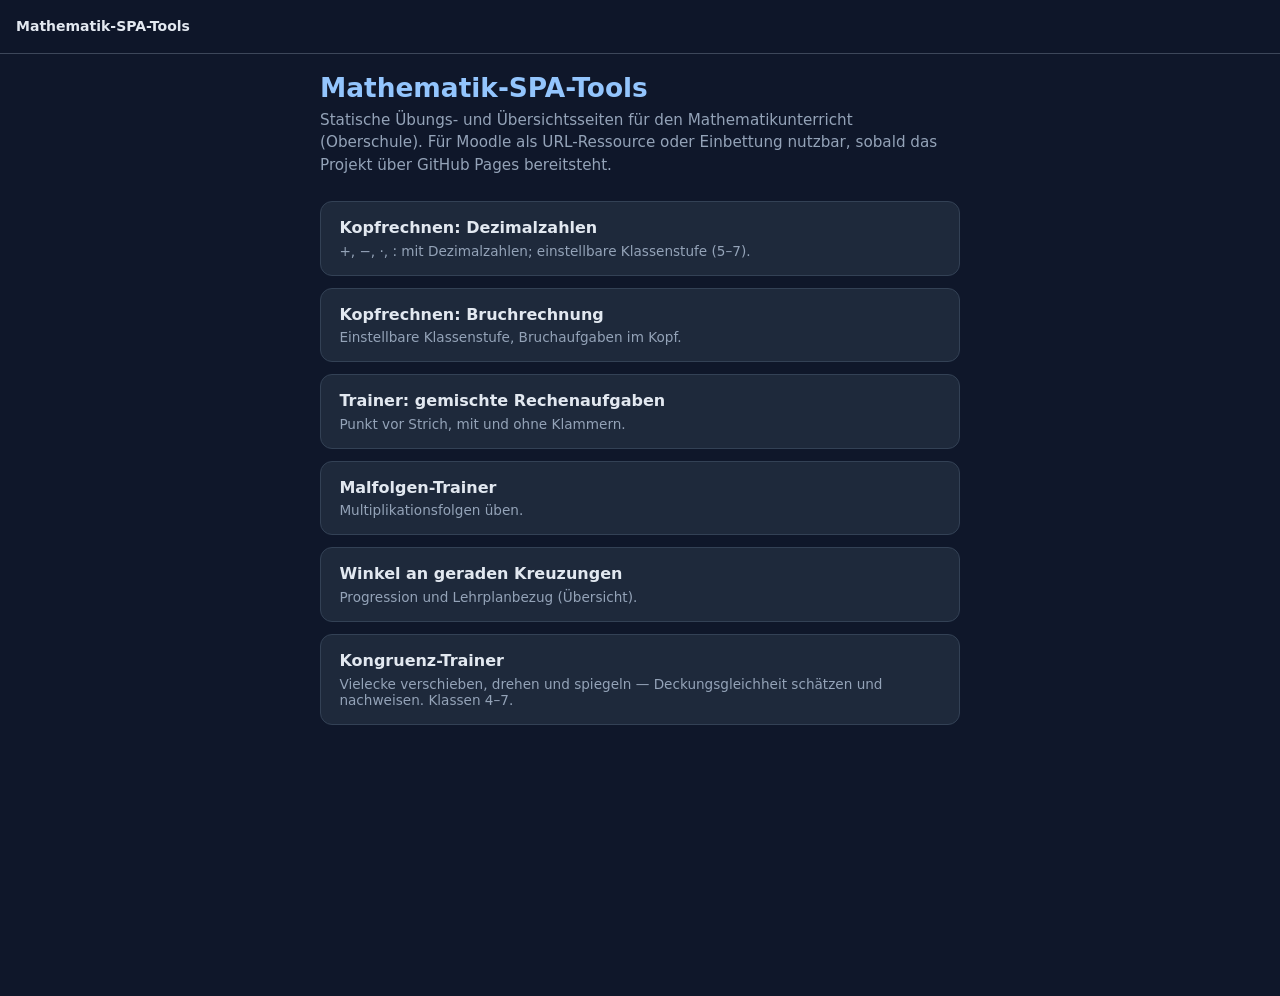
<file: index.html>
<!DOCTYPE html>
<html lang="de">
<head>
  <meta charset="UTF-8">
  <meta name="viewport" content="width=device-width, initial-scale=1.0">
  <title>Mathematik-SPA-Tools</title>
  <link rel="stylesheet" href="assets/style.css">
  <style>
    body.mst-page {
      margin: 0;
      min-height: 100vh;
      font-family: system-ui, -apple-system, "Segoe UI", Roboto, sans-serif;
      background: #0f172a;
      color: #e2e8f0;
      display: flex;
      flex-direction: column;
      align-items: center;
      padding-left: 1rem;
      padding-right: 1rem;
      padding-bottom: 2rem;
      padding-top: max(4rem, calc(2.65rem + env(safe-area-inset-top) + 0.75rem));
    }
    .mst-catalog {
      width: min(640px, 100%);
      margin-top: 0.5rem;
    }
    .mst-catalog h1 {
      font-size: 1.65rem;
      font-weight: 700;
      color: #93c5fd;
      margin: 0 0 0.35rem;
    }
    .mst-catalog > p.lead {
      color: #94a3b8;
      font-size: 0.95rem;
      line-height: 1.5;
      margin: 0 0 1.5rem;
    }
    .mst-catalog ul {
      list-style: none;
      padding: 0;
      margin: 0;
      display: flex;
      flex-direction: column;
      gap: 0.75rem;
    }
    .mst-catalog li a {
      display: block;
      padding: 1rem 1.15rem;
      background: #1e293b;
      border: 1px solid #334155;
      border-radius: 0.75rem;
      color: #e2e8f0;
      text-decoration: none;
      font-weight: 600;
      transition: background 0.15s ease, border-color 0.15s ease;
    }
    .mst-catalog li a:hover {
      background: #273449;
      border-color: #64748b;
      color: #fff;
    }
    .mst-catalog li a span.desc {
      display: block;
      margin-top: 0.35rem;
      font-weight: 400;
      font-size: 0.85rem;
      color: #94a3b8;
    }
  </style>
</head>
<body class="mst-page">
  <nav class="mst-nav" aria-label="Hauptnavigation">
    <span class="mst-nav__title">Mathematik-SPA-Tools</span>
  </nav>
  <main class="mst-catalog">
    <h1>Mathematik-SPA-Tools</h1>
    <p class="lead">Statische Übungs- und Übersichtsseiten für den Mathematikunterricht (Oberschule). Für Moodle als URL-Ressource oder Einbettung nutzbar, sobald das Projekt über GitHub Pages bereitsteht.</p>
    <ul>
      <li>
        <a href="dezimalzahlen_kopfrechnen_trainer.html">Kopfrechnen: Dezimalzahlen<span class="desc">+, −, ·, : mit Dezimalzahlen; einstellbare Klassenstufe (5–7).</span></a>
      </li>
      <li>
        <a href="bruch_kopfrechnen_trainer.html">Kopfrechnen: Bruchrechnung<span class="desc">Einstellbare Klassenstufe, Bruchaufgaben im Kopf.</span></a>
      </li>
      <li>
        <a href="gemischte_aufgaben_trainer.html">Trainer: gemischte Rechenaufgaben<span class="desc">Punkt vor Strich, mit und ohne Klammern.</span></a>
      </li>
      <li>
        <a href="malfolgen_trainer.html">Malfolgen-Trainer<span class="desc">Multiplikationsfolgen üben.</span></a>
      </li>
      <li>
        <a href="winkel_gerade_kreuzungen_progression.html">Winkel an geraden Kreuzungen<span class="desc">Progression und Lehrplanbezug (Übersicht).</span></a>
      </li>
      <li>
        <a href="kongruenz_trainer.html">Kongruenz-Trainer<span class="desc">Vielecke verschieben, drehen und spiegeln — Deckungsgleichheit schätzen und nachweisen. Klassen 4–7.</span></a>
      </li>
    </ul>
  </main>
</body>
</html>
</file>
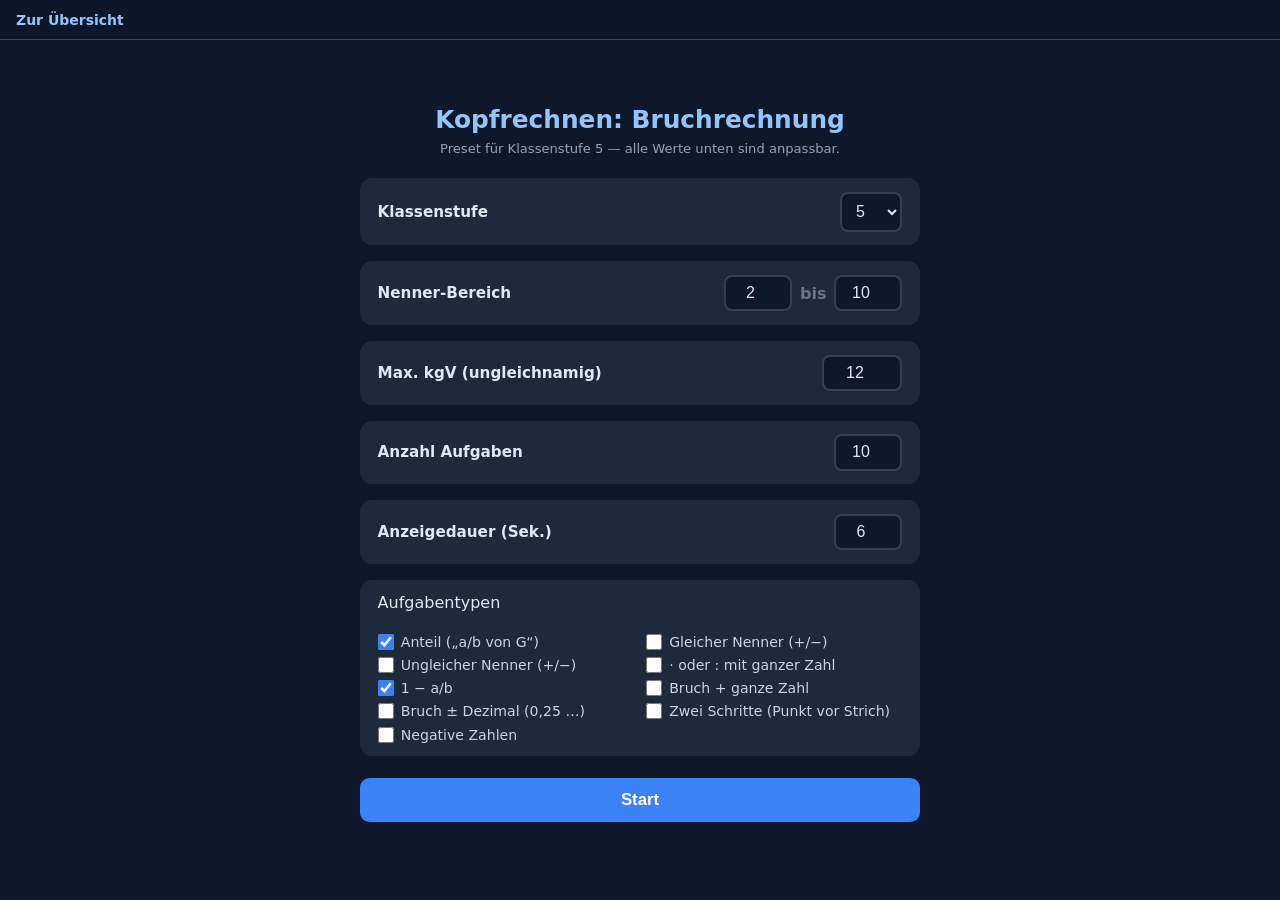
<file: bruch_kopfrechnen_trainer.html>
<!DOCTYPE html>
<html lang="de">
<head>
<meta charset="UTF-8">
<meta name="viewport" content="width=device-width, initial-scale=1.0">
<title>Kopfrechnen: Bruchrechnung</title>
<style>
  *, *::before, *::after { box-sizing: border-box; margin: 0; padding: 0; }

  body {
    font-family: system-ui, -apple-system, "Segoe UI", Roboto, sans-serif;
    background: #0f172a;
    color: #e2e8f0;
    min-height: 100vh;
    display: flex;
    justify-content: center;
    align-items: center;
    padding: 1rem 0;
  }

  .container {
    width: min(560px, 92vw);
    text-align: center;
  }

  h1 {
    font-size: 1.55rem;
    font-weight: 700;
    margin-bottom: 0.35rem;
    color: #93c5fd;
  }

  .subtitle {
    font-size: 0.82rem;
    color: #94a3b8;
    margin-bottom: 1.25rem;
    line-height: 1.45;
  }

  .setup { display: flex; flex-direction: column; gap: 1rem; }

  .field {
    display: flex;
    align-items: center;
    justify-content: space-between;
    gap: 1rem;
    background: #1e293b;
    padding: .85rem 1.1rem;
    border-radius: .75rem;
    flex-wrap: wrap;
  }

  .field.field-column {
    flex-direction: column;
    align-items: stretch;
    text-align: left;
  }

  .field label.field-main {
    font-size: .95rem;
    font-weight: 600;
    white-space: nowrap;
  }

  .field .inputs { display: flex; align-items: center; gap: .5rem; flex-wrap: wrap; }

  select {
    min-height: 2.5rem;
    padding: .4rem .65rem;
    border: 2px solid #334155;
    border-radius: .5rem;
    background: #0f172a;
    color: #e2e8f0;
    font-size: 1rem;
    outline: none;
    cursor: pointer;
  }
  select:focus { border-color: #60a5fa; }

  input[type="number"] {
    width: 4.25rem;
    padding: .45rem .5rem;
    border: 2px solid #334155;
    border-radius: .5rem;
    background: #0f172a;
    color: #e2e8f0;
    font-size: 1rem;
    text-align: center;
    outline: none;
    transition: border-color .2s;
  }
  input[type="number"].wide { width: 5rem; }
  input[type="number"]:focus { border-color: #60a5fa; }

  .sep { color: #64748b; font-weight: 600; }

  .type-grid {
    display: grid;
    grid-template-columns: 1fr 1fr;
    gap: 0.45rem 0.75rem;
    margin-top: 0.35rem;
    font-size: 0.88rem;
  }

  .type-grid label {
    display: flex;
    align-items: center;
    gap: 0.45rem;
    cursor: pointer;
    color: #cbd5e1;
  }

  .type-grid input { accent-color: #3b82f6; width: 1rem; height: 1rem; }

  .btn {
    display: inline-flex;
    align-items: center;
    justify-content: center;
    gap: .5rem;
    padding: .75rem 2rem;
    border: none;
    border-radius: .6rem;
    font-size: 1.05rem;
    font-weight: 600;
    cursor: pointer;
    transition: background .2s, transform .1s;
  }
  .btn:active { transform: scale(.97); }

  .btn-primary {
    background: #3b82f6;
    color: #fff;
    margin-top: .35rem;
  }
  .btn-primary:hover { background: #2563eb; }

  .btn-secondary {
    background: #334155;
    color: #e2e8f0;
  }
  .btn-secondary:hover { background: #475569; }

  .btn-success {
    background: #22c55e;
    color: #fff;
  }
  .btn-success:hover { background: #16a34a; }

  .display { display: none; flex-direction: column; align-items: center; gap: 1.6rem; }

  .task-text {
    font-size: clamp(1.75rem, 8vw, 4.25rem);
    font-weight: 800;
    letter-spacing: .03em;
    color: #f8fafc;
    min-height: 2.5em;
    line-height: 1.2;
    padding: 0 0.25rem;
    word-break: break-word;
    display: flex;
    align-items: center;
    justify-content: center;
  }

  .task-text.compact { font-size: clamp(1.5rem, 7vw, 3.5rem); }

  .expr-row {
    display: inline-flex;
    align-items: center;
    justify-content: center;
    flex-wrap: wrap;
    gap: 0.35em;
    vertical-align: middle;
  }

  .frac-stack {
    display: inline-flex;
    flex-direction: column;
    align-items: center;
    justify-content: center;
    vertical-align: middle;
    margin: 0 0.08em;
    line-height: 1.05;
    font-variant-numeric: tabular-nums;
  }

  .frac-stack .frac-num {
    border-bottom: 2px solid currentColor;
    padding: 0 0.2em 0.06em;
    min-width: 1ch;
    text-align: center;
  }

  .frac-stack .frac-den {
    padding: 0.06em 0.2em 0;
    min-width: 1ch;
    text-align: center;
  }

  .num-plain,
  .op-plain {
    font-weight: 800;
    align-self: center;
  }

  .kbd-hint {
    font-size: 0.78rem;
    color: #64748b;
    margin-top: -0.5rem;
  }

  .progress-bar-wrap {
    width: 100%;
    height: 6px;
    background: #1e293b;
    border-radius: 3px;
    overflow: hidden;
  }
  .progress-bar {
    height: 100%;
    background: #3b82f6;
    border-radius: 3px;
    transition: width .3s linear;
  }

  .counter {
    font-size: .9rem;
    color: #94a3b8;
  }

  .results { display: none; flex-direction: column; align-items: center; gap: 1.4rem; }

  .results h2 {
    font-size: 1.3rem;
    color: #93c5fd;
  }

  .task-list {
    width: 100%;
    display: flex;
    flex-direction: column;
    gap: .55rem;
    max-height: min(55vh, 420px);
    overflow-y: auto;
  }

  .task-row {
    display: flex;
    align-items: center;
    justify-content: flex-start;
    gap: .5rem;
    flex-wrap: wrap;
    background: #1e293b;
    padding: .65rem 1rem;
    border-radius: .6rem;
    font-size: clamp(0.95rem, 3.5vw, 1.15rem);
    font-weight: 600;
    text-align: left;
  }

  .task-row .prompt-part {
    color: #e2e8f0;
    display: inline-flex;
    align-items: center;
    flex-wrap: wrap;
    gap: 0.25em;
  }

  .task-row .frac-stack {
    font-size: 1.05em;
  }

  .task-row .answer {
    color: #22c55e;
    visibility: hidden;
    font-weight: 700;
    display: inline-flex;
    align-items: center;
  }
  .task-row .answer.visible { visibility: visible; }

  .btn-group {
    display: flex;
    gap: .8rem;
    flex-wrap: wrap;
    justify-content: center;
    margin-top: .4rem;
  }
</style>
<link rel="stylesheet" href="assets/style.css">
</head>
<body class="mst-page">
<nav class="mst-nav" aria-label="Hauptnavigation">
  <a href="index.html" class="mst-nav__link">Zur Übersicht</a>
</nav>

<div class="container">
  <h1>Kopfrechnen: Bruchrechnung</h1>
  <p class="subtitle" id="presetHint">Preset für Klassenstufe 5 — alle Werte unten sind anpassbar.</p>

  <div class="setup" id="setup">
    <div class="field">
      <label class="field-main" for="grade">Klassenstufe</label>
      <div class="inputs">
        <select id="grade" aria-describedby="presetHint">
          <option value="5">5</option>
          <option value="6">6</option>
          <option value="7">7</option>
          <option value="8">8</option>
          <option value="9">9</option>
          <option value="10">10</option>
        </select>
      </div>
    </div>

    <div class="field">
      <label class="field-main">Nenner-Bereich</label>
      <div class="inputs">
        <input type="number" id="minDenom" value="2" min="2" max="60" title="Minimalnenner">
        <span class="sep">bis</span>
        <input type="number" id="maxDenom" value="10" min="2" max="60" title="Maximalnenner">
      </div>
    </div>

    <div class="field">
      <label class="field-main" for="maxLcm">Max. kgV (ungleichnamig)</label>
      <div class="inputs">
        <input type="number" id="maxLcm" class="wide" value="12" min="6" max="120" title="Obere Grenze für kgV bei Addition ungleichnamiger Brüche">
      </div>
    </div>

    <div class="field">
      <label class="field-main">Anzahl Aufgaben</label>
      <div class="inputs">
        <input type="number" id="taskCount" value="10" min="1" max="50">
      </div>
    </div>

    <div class="field">
      <label class="field-main">Anzeigedauer (Sek.)</label>
      <div class="inputs">
        <input type="number" id="duration" value="6" min="1" max="30" step="1">
      </div>
    </div>

    <div class="field field-column">
      <span class="field-main">Aufgabentypen</span>
      <div class="type-grid">
        <label><input type="checkbox" id="type_anteil" checked> Anteil („a/b von G“)</label>
        <label><input type="checkbox" id="type_same"> Gleicher Nenner (+/−)</label>
        <label><input type="checkbox" id="type_unequal"> Ungleicher Nenner (+/−)</label>
        <label><input type="checkbox" id="type_muldiv"> · oder : mit ganzer Zahl</label>
        <label><input type="checkbox" id="type_complement" checked> 1 − a/b</label>
        <label><input type="checkbox" id="type_plusWhole"> Bruch + ganze Zahl</label>
        <label><input type="checkbox" id="type_decimal"> Bruch ± Dezimal (0,25 …)</label>
        <label><input type="checkbox" id="type_twostep"> Zwei Schritte (Punkt vor Strich)</label>
        <label><input type="checkbox" id="type_negatives"> Negative Zahlen</label>
      </div>
    </div>

    <button type="button" class="btn btn-primary" onclick="startTraining()">Start</button>
  </div>

  <div class="display" id="display">
    <div class="counter" id="counter"></div>
    <div class="task-text" id="taskText"></div>
    <p class="kbd-hint">Leertaste: nächste Aufgabe · Esc: abbrechen</p>
    <div class="progress-bar-wrap">
      <div class="progress-bar" id="progressBar"></div>
    </div>
  </div>

  <div class="results" id="results">
    <h2>Übersicht</h2>
    <div class="task-list" id="taskList"></div>
    <div class="btn-group">
      <button type="button" class="btn btn-success" id="btnReveal" onclick="revealAnswers()">Lösungen anzeigen</button>
      <button type="button" class="btn btn-secondary" onclick="resetToSetup()">Neu starten</button>
    </div>
  </div>
</div>

<script>
(function () {
  'use strict';

  const GRADE_PRESETS = {
    5: {
      maxDenominator: 10,
      minDenominator: 2,
      maxLcm: 12,
      defaultTaskCount: 10,
      defaultDuration: 6,
      types: {
        anteil: true,
        same: false,
        unequal: false,
        muldiv: false,
        complement: true,
        plusWhole: false,
        decimal: false,
        twostep: false,
        negatives: false,
      },
    },
    6: {
      maxDenominator: 16,
      minDenominator: 2,
      maxLcm: 36,
      defaultTaskCount: 10,
      defaultDuration: 5,
      types: {
        anteil: true,
        same: true,
        unequal: true,
        muldiv: true,
        complement: true,
        plusWhole: true,
        decimal: true,
        twostep: false,
        negatives: false,
      },
    },
    7: {
      maxDenominator: 18,
      minDenominator: 2,
      maxLcm: 48,
      defaultTaskCount: 10,
      defaultDuration: 5,
      types: {
        anteil: true,
        same: true,
        unequal: true,
        muldiv: true,
        complement: true,
        plusWhole: true,
        decimal: true,
        twostep: false,
        negatives: true,
      },
    },
    8: {
      maxDenominator: 20,
      minDenominator: 2,
      maxLcm: 60,
      defaultTaskCount: 12,
      defaultDuration: 5,
      types: {
        anteil: true,
        same: true,
        unequal: true,
        muldiv: true,
        complement: true,
        plusWhole: true,
        decimal: true,
        twostep: true,
        negatives: true,
      },
    },
    9: {
      maxDenominator: 20,
      minDenominator: 2,
      maxLcm: 60,
      defaultTaskCount: 12,
      defaultDuration: 4,
      types: {
        anteil: true,
        same: true,
        unequal: true,
        muldiv: true,
        complement: true,
        plusWhole: true,
        decimal: true,
        twostep: true,
        negatives: true,
      },
    },
    10: {
      maxDenominator: 20,
      minDenominator: 2,
      maxLcm: 60,
      defaultTaskCount: 14,
      defaultDuration: 4,
      types: {
        anteil: true,
        same: true,
        unequal: true,
        muldiv: true,
        complement: true,
        plusWhole: true,
        decimal: true,
        twostep: true,
        negatives: true,
      },
    },
  };

  const DECIMAL_TERMS = [
    { label: '0,25', num: 1, den: 4 },
    { label: '0,5', num: 1, den: 2 },
    { label: '0,75', num: 3, den: 4 },
    { label: '0,2', num: 1, den: 5 },
    { label: '0,4', num: 2, den: 5 },
  ];

  let tasks = [];
  let timer = null;
  let sequenceSkip = null;
  let sequenceAbort = null;

  function gcd(a, b) {
    a = Math.abs(a);
    b = Math.abs(b);
    while (b) {
      const t = b;
      b = a % b;
      a = t;
    }
    return a || 1;
  }

  function lcm(a, b) {
    return Math.abs(a * b) / gcd(a, b);
  }

  function reduceFrac(n, d) {
    if (d === 0) return [0, 1];
    const sign = (n < 0) !== (d < 0) ? -1 : 1;
    n = Math.abs(n);
    d = Math.abs(d);
    const g = gcd(n, d);
    return [sign * (n / g), d / g];
  }

  function escapeHtml(s) {
    return String(s)
      .replace(/&/g, '&amp;')
      .replace(/</g, '&lt;')
      .replace(/>/g, '&gt;')
      .replace(/"/g, '&quot;');
  }

  function plainNumHtml(n) {
    return '<span class="num-plain">' + escapeHtml(String(n)) + '</span>';
  }

  function opPlain(text) {
    return '<span class="op-plain">' + escapeHtml(text) + '</span>';
  }

  function fracStackHtml(numerator, denominator) {
    const [rn, rd] = reduceFrac(numerator, denominator);
    if (rd === 1) return plainNumHtml(rn);
    const neg = rn < 0;
    const an = Math.abs(rn);
    const stack =
      '<span class="frac-stack"><span class="frac-num">' +
      escapeHtml(String(an)) +
      '</span><span class="frac-den">' +
      escapeHtml(String(rd)) +
      '</span></span>';
    return (neg ? '<span class="num-plain">−</span>' : '') + stack;
  }

  function exprRow(innerHtml) {
    return '<span class="expr-row">' + innerHtml + '</span>';
  }

  function approxTextLen(html) {
    return html.replace(/<[^>]*>/g, '').length;
  }

  function randInt(min, max) {
    return Math.floor(Math.random() * (max - min + 1)) + min;
  }

  function applyGradePreset() {
    const g = String(document.getElementById('grade').value);
    const p = GRADE_PRESETS[g];
    if (!p) return;

    document.getElementById('maxDenom').value = p.maxDenominator;
    document.getElementById('minDenom').value = p.minDenominator;
    document.getElementById('maxLcm').value = p.maxLcm;
    document.getElementById('taskCount').value = p.defaultTaskCount;
    document.getElementById('duration').value = p.defaultDuration;

    Object.keys(p.types).forEach(function (key) {
      const el = document.getElementById('type_' + key);
      if (el) el.checked = p.types[key];
    });

    document.getElementById('presetHint').textContent =
      'Preset für Klassenstufe ' + g + ' — alle Werte unten sind anpassbar.';
  }

  document.getElementById('grade').addEventListener('change', applyGradePreset);

  function readBounds() {
    let minD = Math.max(2, parseInt(document.getElementById('minDenom').value, 10) || 2);
    let maxD = Math.max(minD, parseInt(document.getElementById('maxDenom').value, 10) || minD);
    const maxLcmVal = Math.max(6, parseInt(document.getElementById('maxLcm').value, 10) || 36);
    const allowNeg = document.getElementById('type_negatives').checked;
    return { minD: minD, maxD: maxD, maxLcmVal: maxLcmVal, allowNeg: allowNeg };
  }

  function genAnteil(bounds) {
    const n = randInt(bounds.minD, bounds.maxD);
    const a = randInt(1, n - 1);
    const mult = randInt(2, 12);
    const G = n * mult;
    return {
      promptHtml: exprRow(
        fracStackHtml(a, n) + opPlain(' von ') + plainNumHtml(G)
      ),
      answerHtml: plainNumHtml(a * mult),
    };
  }

  function genSameDenom(bounds) {
    const d = randInt(bounds.minD, bounds.maxD);
    const cap = Math.min(14, d * 3);
    let a = randInt(1, cap);
    let b = randInt(1, cap);
    const add = randInt(0, 1) === 1;
    let num;
    let opSym;
    if (add) {
      num = a + b;
      opSym = '+';
    } else {
      if (!bounds.allowNeg && a < b) {
        const t = a;
        a = b;
        b = t;
      }
      num = a - b;
      opSym = '−';
    }
    if (!bounds.allowNeg && num < 0) return null;
    return {
      promptHtml: exprRow(
        fracStackHtml(a, d) + opPlain(' ' + opSym + ' ') + fracStackHtml(b, d)
      ),
      answerHtml: fracStackHtml(num, d),
    };
  }

  function genUnequalDenom(bounds) {
    for (let tries = 0; tries < 90; tries++) {
      const d1 = randInt(bounds.minD, bounds.maxD);
      const d2 = randInt(bounds.minD, bounds.maxD);
      if (d1 === d2) continue;
      const L = lcm(d1, d2);
      if (L > bounds.maxLcmVal) continue;
      const a = randInt(1, d1 - 1);
      const b = randInt(1, d2 - 1);
      const add = randInt(0, 1) === 1;
      const n1 = a * (L / d1);
      const n2 = b * (L / d2);
      let num = add ? n1 + n2 : n1 - n2;
      if (!bounds.allowNeg && num < 0) continue;
      const opSym = add ? '+' : '−';
      return {
        promptHtml: exprRow(
          fracStackHtml(a, d1) + opPlain(' ' + opSym + ' ') + fracStackHtml(b, d2)
        ),
        answerHtml: fracStackHtml(num, L),
      };
    }
    return null;
  }

  function genMulDiv(bounds) {
    const d = randInt(bounds.minD, bounds.maxD);
    const a = randInt(1, d - 1);
    const multiply = randInt(0, 1) === 1;
    if (multiply) {
      let k = randInt(2, 9);
      if (bounds.allowNeg && randInt(0, 1) === 1) k = -k;
      const rn = reduceFrac(a * k, d)[0];
      if (Math.abs(rn) > 48) return null;
      return {
        promptHtml: exprRow(
          fracStackHtml(a, d) + opPlain(' · ') + plainNumHtml(k)
        ),
        answerHtml: fracStackHtml(a * k, d),
      };
    }
    const k = randInt(2, 9);
    const den = d * k;
    if (den > 72) return null;
    return {
      promptHtml: exprRow(
        fracStackHtml(a, d) + opPlain(' : ') + plainNumHtml(k)
      ),
      answerHtml: fracStackHtml(a, den),
    };
  }

  function genComplement(bounds) {
    const b = randInt(bounds.minD, bounds.maxD);
    const a = randInt(1, b - 1);
    return {
      promptHtml: exprRow(
        plainNumHtml(1) + opPlain(' − ') + fracStackHtml(a, b)
      ),
      answerHtml: fracStackHtml(b - a, b),
    };
  }

  function genPlusWhole(bounds) {
    const d = randInt(bounds.minD, bounds.maxD);
    const a = randInt(1, d - 1);
    let k = randInt(2, 18);
    if (bounds.allowNeg && randInt(0, 1) === 1) k = -k;
    const before = randInt(0, 1) === 1;
    const num = a + k * d;
    if (!bounds.allowNeg && num < 0) return null;
    let promptHtml;
    if (before) {
      promptHtml = exprRow(
        plainNumHtml(k) + opPlain(' + ') + fracStackHtml(a, d)
      );
    } else {
      promptHtml = exprRow(
        fracStackHtml(a, d) + opPlain(' + ') + plainNumHtml(k)
      );
    }
    return {
      promptHtml: promptHtml,
      answerHtml: fracStackHtml(num, d),
    };
  }

  function genDecimalMix(bounds) {
    for (let tries = 0; tries < 60; tries++) {
      const dec = DECIMAL_TERMS[randInt(0, DECIMAL_TERMS.length - 1)];
      const d = randInt(bounds.minD, bounds.maxD);
      const a = randInt(1, d - 1);
      const add = randInt(0, 1) === 1;
      const L = lcm(d, dec.den);
      const nA = a * (L / d);
      const nD = dec.num * (L / dec.den);
      let num = add ? nA + nD : nA - nD;
      if (num <= 0 || num >= L) continue;
      const opSym = add ? '+' : '−';
      return {
        promptHtml: exprRow(
          fracStackHtml(a, d) +
            opPlain(' ' + opSym + ' ') +
            opPlain(dec.label)
        ),
        answerHtml: fracStackHtml(num, L),
      };
    }
    return null;
  }

  function genTwoStep(bounds) {
    const d = randInt(bounds.minD, Math.min(bounds.maxD, 12));
    const a = randInt(1, d - 1);
    const c = randInt(1, Math.min(d - 1, 6));
    const k = randInt(2, 5);
    const num = a + c * k;
    if (!bounds.allowNeg && num < 0) return null;
    if (num > 4 * d) return null;
    return {
      promptHtml: exprRow(
        fracStackHtml(a, d) +
          opPlain(' + ') +
          fracStackHtml(c, d) +
          opPlain(' · ') +
          plainNumHtml(k)
      ),
      answerHtml: fracStackHtml(num, d),
    };
  }

  const generators = {
    anteil: genAnteil,
    same: genSameDenom,
    unequal: genUnequalDenom,
    muldiv: genMulDiv,
    complement: genComplement,
    plusWhole: genPlusWhole,
    decimal: genDecimalMix,
    twostep: genTwoStep,
  };

  function collectEnabledTypes() {
    const keys = ['anteil', 'same', 'unequal', 'muldiv', 'complement', 'plusWhole', 'decimal', 'twostep'];
    return keys.filter(function (k) {
      const el = document.getElementById('type_' + k);
      return el && el.checked;
    });
  }

  function generateOne(enabledTypes, bounds) {
    const key = enabledTypes[randInt(0, enabledTypes.length - 1)];
    const fn = generators[key];
    if (!fn) return null;
    return fn(bounds);
  }

  window.startTraining = function () {
    const enabled = collectEnabledTypes();
    if (enabled.length === 0) {
      window.alert('Bitte mindestens einen Aufgabentyp auswählen.');
      return;
    }

    const count = Math.max(1, parseInt(document.getElementById('taskCount').value, 10) || 10);
    const dur = Math.max(1, parseInt(document.getElementById('duration').value, 10) || 5);
    const bounds = readBounds();

    tasks = [];
    for (let i = 0; i < count; i++) {
      let t = null;
      for (let tries = 0; tries < 120 && !t; tries++) {
        t = generateOne(enabled, bounds);
      }
      if (!t) {
        t = genAnteil(bounds);
      }
      tasks.push(t);
    }

    showPanel('display');
    runSequence(dur);
  };

  function showPanel(id) {
    ['setup', 'display', 'results'].forEach(function (s) {
      document.getElementById(s).style.display = s === id ? 'flex' : 'none';
    });
  }

  function teardownTrainingKeys() {
    clearTimeout(timer);
    timer = null;
    window.removeEventListener('keydown', onTrainingKeydown);
    sequenceSkip = null;
    sequenceAbort = null;
  }

  function onTrainingKeydown(e) {
    if (document.getElementById('display').style.display !== 'flex') return;
    if (e.code === 'Space') {
      e.preventDefault();
      if (sequenceSkip) sequenceSkip();
    } else if (e.code === 'Escape') {
      e.preventDefault();
      if (sequenceAbort) sequenceAbort();
    }
  }

  function runSequence(dur) {
    teardownTrainingKeys();

    let displayIndex = 0;
    const total = tasks.length;
    const taskText = document.getElementById('taskText');
    const counter = document.getElementById('counter');
    const bar = document.getElementById('progressBar');

    function presentTask() {
      clearTimeout(timer);
      timer = null;

      if (displayIndex >= total) {
        teardownTrainingKeys();
        showResults();
        return;
      }

      const t = tasks[displayIndex];
      taskText.innerHTML = t.promptHtml;
      taskText.classList.toggle('compact', approxTextLen(t.promptHtml) > 14);

      counter.textContent = 'Aufgabe ' + (displayIndex + 1) + ' von ' + total;
      bar.style.transition = 'none';
      bar.style.width = '100%';

      requestAnimationFrame(function () {
        requestAnimationFrame(function () {
          bar.style.transition = 'width ' + dur + 's linear';
          bar.style.width = '0%';
        });
      });

      displayIndex++;
      timer = setTimeout(presentTask, dur * 1000);
    }

    sequenceSkip = function () {
      clearTimeout(timer);
      timer = null;
      presentTask();
    };

    sequenceAbort = function () {
      teardownTrainingKeys();
      showPanel('setup');
    };

    window.addEventListener('keydown', onTrainingKeydown);
    presentTask();
  }

  function showResults() {
    teardownTrainingKeys();

    showPanel('results');
    const list = document.getElementById('taskList');
    list.innerHTML = '';
    document.getElementById('btnReveal').disabled = false;

    tasks.forEach(function (t) {
      const row = document.createElement('div');
      row.className = 'task-row';
      const promptSpan = document.createElement('span');
      promptSpan.className = 'prompt-part';
      promptSpan.innerHTML = t.promptHtml + '<span class="op-plain"> = </span>';
      const ans = document.createElement('span');
      ans.className = 'answer';
      ans.innerHTML = t.answerHtml;
      row.appendChild(promptSpan);
      row.appendChild(ans);
      list.appendChild(row);
    });
  }

  window.revealAnswers = function () {
    document.querySelectorAll('.answer').forEach(function (el) {
      el.classList.add('visible');
    });
    document.getElementById('btnReveal').disabled = true;
  };

  window.resetToSetup = function () {
    teardownTrainingKeys();
    showPanel('setup');
  };

  applyGradePreset();
})();
</script>
</body>
</html>
</file>
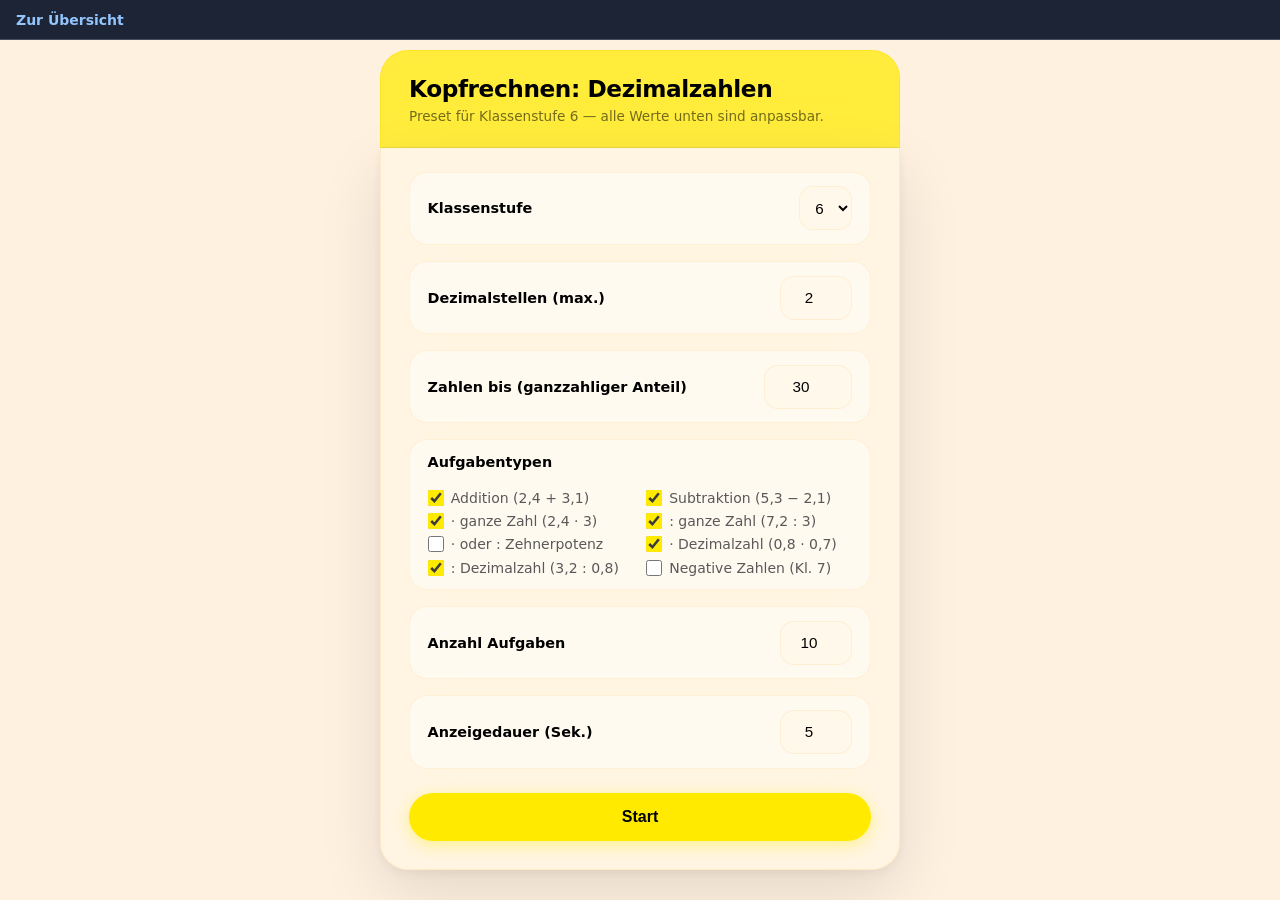
<file: dezimalzahlen_kopfrechnen_trainer.html>
<!DOCTYPE html>
<html lang="de">
<head>
<meta charset="UTF-8">
<meta name="viewport" content="width=device-width, initial-scale=1.0">
<title>Kopfrechnen: Dezimalzahlen</title>
<link rel="stylesheet" href="assets/style.css">
<style>
  *, *::before, *::after { box-sizing: border-box; margin: 0; padding: 0; }

  :root {
    --yellow:       #ffea00;
    --glass-yellow: rgba(255,234,0,0.72);
    --glass-shadow: 0 24px 64px rgba(0,0,0,0.10), 0 4px 12px rgba(0,0,0,0.06);
    --blur-strong:  blur(32px) saturate(200%);
    --blur-mid:     blur(20px) saturate(180%);
    --radius-card:  28px;
    --radius-el:    18px;
    --radius-input: 14px;
    --radius-pill:  999px;
    --touch:        48px;
    --bg-frame:     #FFF1E0;
    --bg-card:      rgba(255,245,228,0.9);
    --bg-input:     rgba(255,248,235,0.96);
    --border-card:  rgba(255,210,140,0.27);
    --border-warm:  rgba(255,200,120,0.22);
  }

  body {
    font-family: system-ui, -apple-system, 'SF Pro Display', 'Segoe UI', sans-serif;
    background: var(--bg-frame);
    color: #000;
    min-height: 100vh;
    padding: 1.25rem;
    display: flex;
    justify-content: center;
    align-items: flex-start;
  }

  .container {
    width: min(520px, 100%);
    margin-top: 0.5rem;
  }

  /* ---- Site header (yellow glass) ---- */
  .site-header {
    background: var(--glass-yellow);
    -webkit-backdrop-filter: var(--blur-mid);
    backdrop-filter: var(--blur-mid);
    border: 1px solid rgba(255,220,0,0.45);
    border-bottom: 1px solid rgba(0,0,0,0.08);
    border-radius: var(--radius-card) var(--radius-card) 0 0;
    padding: 1.5rem 1.75rem 1.25rem;
  }

  .site-header h1 {
    font-size: 1.45rem;
    font-weight: 800;
    color: #000;
    letter-spacing: -0.4px;
    margin-bottom: 0.3rem;
  }

  .site-header .subtitle {
    font-size: 0.85rem;
    color: rgba(0,0,0,0.55);
    line-height: 1.45;
  }

  /* ---- Form body (cream glass) ---- */
  .form-body {
    background: var(--bg-card);
    -webkit-backdrop-filter: var(--blur-strong);
    backdrop-filter: var(--blur-strong);
    border: 1px solid var(--border-card);
    border-top: none;
    border-radius: 0 0 var(--radius-card) var(--radius-card);
    box-shadow: var(--glass-shadow);
    padding: 1.5rem 1.75rem 1.75rem;
  }

  /* ---- Setup panel ---- */
  .setup { display: flex; flex-direction: column; }

  .field {
    display: flex;
    align-items: center;
    justify-content: space-between;
    gap: 0.75rem;
    background: rgba(255,255,255,0.5);
    border: 1px solid var(--border-warm);
    border-radius: var(--radius-el);
    padding: 0.85rem 1.1rem;
    margin-bottom: 1rem;
    flex-wrap: wrap;
  }

  .field.field-column {
    flex-direction: column;
    align-items: stretch;
  }

  .field label.field-main,
  .field span.field-main {
    font-size: 0.9rem;
    font-weight: 700;
    color: #000;
    white-space: nowrap;
  }

  .field .inputs { display: flex; align-items: center; gap: 0.5rem; flex-wrap: wrap; }

  select {
    min-height: 2.75rem;
    padding: 0.4rem 0.7rem;
    border: 1.5px solid var(--border-card);
    border-radius: var(--radius-input);
    background: var(--bg-input);
    -webkit-backdrop-filter: blur(12px);
    backdrop-filter: blur(12px);
    color: #000;
    font-size: 0.95rem;
    outline: none;
    cursor: pointer;
    transition: border-color 0.2s, box-shadow 0.2s;
  }
  select:focus { border-color: var(--yellow); box-shadow: 0 0 0 3px rgba(255,234,0,0.25); }

  input[type="number"] {
    width: 4.5rem;
    min-height: 2.75rem;
    padding: 0.4rem 0.5rem;
    border: 1.5px solid var(--border-card);
    border-radius: var(--radius-input);
    background: var(--bg-input);
    -webkit-backdrop-filter: blur(12px);
    backdrop-filter: blur(12px);
    color: #000;
    font-size: 0.95rem;
    text-align: center;
    outline: none;
    transition: border-color 0.2s, box-shadow 0.2s;
  }
  input[type="number"].wide { width: 5.5rem; }
  input[type="number"]:focus { border-color: var(--yellow); box-shadow: 0 0 0 3px rgba(255,234,0,0.25); }

  .type-grid {
    display: grid;
    grid-template-columns: 1fr 1fr;
    gap: 0.45rem 0.75rem;
    margin-top: 0.5rem;
    font-size: 0.875rem;
  }

  .type-grid label {
    display: flex;
    align-items: center;
    gap: 0.45rem;
    cursor: pointer;
    color: #595959;
  }

  .type-grid input[type="checkbox"] {
    accent-color: var(--yellow);
    width: 1rem;
    height: 1rem;
    cursor: pointer;
    flex-shrink: 0;
  }

  /* ---- Buttons ---- */
  .btn {
    display: inline-flex;
    align-items: center;
    justify-content: center;
    gap: 0.5rem;
    min-height: var(--touch);
    padding: 0 1.75rem;
    border: none;
    border-radius: var(--radius-pill);
    font-size: 1rem;
    font-weight: 700;
    cursor: pointer;
    transition: background 0.2s, transform 0.15s, box-shadow 0.2s;
    -webkit-tap-highlight-color: transparent;
  }
  .btn:active { transform: scale(0.97); }

  .btn-primary {
    background: var(--yellow);
    color: #000;
    box-shadow: 0 4px 16px rgba(255,234,0,0.4);
    margin-top: 0.5rem;
  }
  .btn-primary:hover { background: #ffe000; transform: translateY(-2px); box-shadow: 0 6px 20px rgba(255,234,0,0.5); }
  .btn-primary:active { transform: translateY(0) scale(0.97); }

  .btn-secondary {
    background: rgba(255,255,255,0.72);
    color: #000;
    border: 1px solid var(--border-card);
    box-shadow: 0 2px 8px rgba(0,0,0,0.06);
  }
  .btn-secondary:hover { background: rgba(255,255,255,0.92); transform: translateY(-1px); }

  .btn-reveal {
    background: rgba(26,138,63,0.10);
    color: #1a5c30;
    border: 1.5px solid rgba(26,138,63,0.28);
    font-weight: 700;
  }
  .btn-reveal:hover { background: rgba(26,138,63,0.18); transform: translateY(-1px); }

  /* ---- Display panel ---- */
  .display { display: none; flex-direction: column; align-items: center; gap: 1.5rem; }

  .task-text {
    font-size: clamp(1.75rem, 8vw, 4.25rem);
    font-weight: 800;
    letter-spacing: -0.02em;
    color: #000;
    min-height: 2.5em;
    line-height: 1.2;
    padding: 0 0.25rem;
    word-break: break-word;
    display: flex;
    align-items: center;
    justify-content: center;
  }

  .task-text.compact { font-size: clamp(1.5rem, 7vw, 3.25rem); }

  .expr-row {
    display: inline-flex;
    align-items: center;
    justify-content: center;
    flex-wrap: wrap;
    gap: 0.3em;
    vertical-align: middle;
  }

  .num-plain, .op-plain { font-weight: 800; align-self: center; }

  .kbd-hint {
    font-size: 0.78rem;
    color: rgba(0,0,0,0.38);
    margin-top: -0.5rem;
  }

  .progress-bar-wrap {
    width: 100%;
    height: 7px;
    background: rgba(200,160,60,0.2);
    border-radius: 4px;
    overflow: hidden;
  }
  .progress-bar {
    height: 100%;
    background: var(--yellow);
    border-radius: 4px;
  }

  .counter { font-size: 0.88rem; color: rgba(0,0,0,0.45); font-weight: 600; }

  /* ---- Results panel ---- */
  .results { display: none; flex-direction: column; align-items: center; gap: 1.4rem; }

  .results h2 { font-size: 1.2rem; font-weight: 700; color: #000; }

  .task-list {
    width: 100%;
    display: flex;
    flex-direction: column;
    gap: 0.45rem;
    max-height: min(55vh, 420px);
    overflow-y: auto;
  }

  .task-row {
    display: flex;
    align-items: center;
    justify-content: flex-start;
    gap: 0.5rem;
    flex-wrap: wrap;
    background: rgba(255,255,255,0.5);
    border: 1px solid var(--border-warm);
    padding: 0.65rem 1rem;
    border-radius: var(--radius-el);
    font-size: clamp(0.9rem, 3.5vw, 1.05rem);
    font-weight: 600;
    text-align: left;
  }

  .task-row .prompt-part {
    color: #000;
    display: inline-flex;
    align-items: center;
    flex-wrap: wrap;
    gap: 0.2em;
  }

  .task-row .answer {
    color: #1a5c30;
    visibility: hidden;
    font-weight: 700;
    display: inline-flex;
    align-items: center;
  }
  .task-row .answer.visible { visibility: visible; }

  .btn-group {
    display: flex;
    gap: 0.75rem;
    flex-wrap: wrap;
    justify-content: center;
    margin-top: 0.25rem;
  }
</style>
</head>
<body class="mst-page">
<nav class="mst-nav" aria-label="Hauptnavigation">
  <a href="index.html" class="mst-nav__link">Zur Übersicht</a>
</nav>

<div class="container">
  <div class="site-header">
    <h1>Kopfrechnen: Dezimalzahlen</h1>
    <p class="subtitle" id="presetHint">Preset für Klassenstufe 6 — alle Werte unten sind anpassbar.</p>
  </div>

  <div class="form-body">

    <!-- Setup -->
    <div class="setup" id="setup">

      <div class="field">
        <label class="field-main" for="grade">Klassenstufe</label>
        <div class="inputs">
          <select id="grade" aria-describedby="presetHint">
            <option value="5">5</option>
            <option value="6" selected>6</option>
            <option value="7">7</option>
          </select>
        </div>
      </div>

      <div class="field">
        <label class="field-main" for="maxDecPlaces">Dezimalstellen (max.)</label>
        <div class="inputs">
          <input type="number" id="maxDecPlaces" value="2" min="1" max="2">
        </div>
      </div>

      <div class="field">
        <label class="field-main" for="maxInt">Zahlen bis (ganzzahliger Anteil)</label>
        <div class="inputs">
          <input type="number" id="maxInt" class="wide" value="30" min="1" max="9999">
        </div>
      </div>

      <div class="field field-column">
        <span class="field-main">Aufgabentypen</span>
        <div class="type-grid">
          <label><input type="checkbox" id="type_add" checked> Addition (2,4 + 3,1)</label>
          <label><input type="checkbox" id="type_sub" checked> Subtraktion (5,3 − 2,1)</label>
          <label><input type="checkbox" id="type_mulInt" checked> · ganze Zahl (2,4 · 3)</label>
          <label><input type="checkbox" id="type_divInt" checked> : ganze Zahl (7,2 : 3)</label>
          <label><input type="checkbox" id="type_pow10"> · oder : Zehnerpotenz</label>
          <label><input type="checkbox" id="type_mulDec" checked> · Dezimalzahl (0,8 · 0,7)</label>
          <label><input type="checkbox" id="type_divDec" checked> : Dezimalzahl (3,2 : 0,8)</label>
          <label><input type="checkbox" id="type_neg"> Negative Zahlen (Kl. 7)</label>
        </div>
      </div>

      <div class="field">
        <label class="field-main" for="taskCount">Anzahl Aufgaben</label>
        <div class="inputs">
          <input type="number" id="taskCount" value="10" min="1" max="50">
        </div>
      </div>

      <div class="field">
        <label class="field-main" for="duration">Anzeigedauer (Sek.)</label>
        <div class="inputs">
          <input type="number" id="duration" value="5" min="1" max="30" step="1">
        </div>
      </div>

      <button type="button" class="btn btn-primary" onclick="startTraining()">Start</button>
    </div>

    <!-- Display -->
    <div class="display" id="display">
      <div class="counter" id="counter"></div>
      <div class="task-text" id="taskText"></div>
      <p class="kbd-hint">Leertaste: nächste Aufgabe · Esc: abbrechen</p>
      <div class="progress-bar-wrap">
        <div class="progress-bar" id="progressBar"></div>
      </div>
    </div>

    <!-- Results -->
    <div class="results" id="results">
      <h2>Übersicht</h2>
      <div class="task-list" id="taskList"></div>
      <div class="btn-group">
        <button type="button" class="btn btn-reveal" id="btnReveal" onclick="revealAnswers()">Lösungen anzeigen</button>
        <button type="button" class="btn btn-secondary" onclick="resetToSetup()">Neu starten</button>
      </div>
    </div>

  </div>
</div>

<script>
(function () {
  'use strict';

  const GRADE_PRESETS = {
    5: {
      maxDecPlaces: 1,
      maxInt: 9,
      defaultTaskCount: 10,
      defaultDuration: 5,
      types: { add: true, sub: true, mulInt: true, divInt: true, pow10: true, mulDec: false, divDec: false, neg: false },
    },
    6: {
      maxDecPlaces: 2,
      maxInt: 30,
      defaultTaskCount: 10,
      defaultDuration: 5,
      types: { add: true, sub: true, mulInt: true, divInt: true, pow10: false, mulDec: true, divDec: true, neg: false },
    },
    7: {
      maxDecPlaces: 2,
      maxInt: 99,
      defaultTaskCount: 12,
      defaultDuration: 4,
      types: { add: true, sub: true, mulInt: true, divInt: true, pow10: false, mulDec: true, divDec: true, neg: true },
    },
  };

  let tasks = [];
  let timer = null;
  let sequenceSkip = null;
  let sequenceAbort = null;

  // Converts scaled integer to German decimal string.
  // formatScaled(24, 1) → "2,4"  formatScaled(350, 2) → "3,5"  formatScaled(-75, 2) → "−0,75"
  function formatScaled(scaled, decPlaces) {
    const neg = scaled < 0;
    const abs = Math.abs(scaled);
    if (decPlaces === 0) return (neg ? '−' : '') + String(abs);
    const factor = Math.pow(10, decPlaces);
    const intPart = Math.floor(abs / factor);
    const fracPart = abs % factor;
    if (fracPart === 0) return (neg ? '−' : '') + String(intPart);
    const fracStr = String(fracPart).padStart(decPlaces, '0').replace(/0+$/, '');
    return (neg ? '−' : '') + intPart + ',' + fracStr;
  }

  function escapeHtml(s) {
    return String(s).replace(/&/g,'&amp;').replace(/</g,'&lt;').replace(/>/g,'&gt;').replace(/"/g,'&quot;');
  }
  function numH(s)   { return '<span class="num-plain">' + escapeHtml(s) + '</span>'; }
  function opH(s)    { return '<span class="op-plain">' + escapeHtml(s) + '</span>'; }
  function exprRow(inner) { return '<span class="expr-row">' + inner + '</span>'; }
  function approxTextLen(html) { return html.replace(/<[^>]*>/g, '').length; }
  function randInt(min, max) { return Math.floor(Math.random() * (max - min + 1)) + min; }

  // --- Task generators ---

  function genAdd(bounds) {
    const dp = bounds.decPlaces;
    const f  = Math.pow(10, dp);
    const maxS = bounds.maxInt * f;
    const aS = randInt(1, maxS);
    const bS = randInt(1, maxS);
    return {
      promptHtml: exprRow(numH(formatScaled(aS, dp)) + opH(' + ') + numH(formatScaled(bS, dp))),
      answerHtml: numH(formatScaled(aS + bS, dp)),
    };
  }

  function genSub(bounds) {
    const dp = bounds.decPlaces;
    const f  = Math.pow(10, dp);
    const maxS = bounds.maxInt * f;
    const aS = randInt(1, maxS);
    const bS = randInt(1, maxS);
    if (aS === bS) return null;
    if (!bounds.allowNeg && bS > aS) {
      return {
        promptHtml: exprRow(numH(formatScaled(bS, dp)) + opH(' − ') + numH(formatScaled(aS, dp))),
        answerHtml: numH(formatScaled(bS - aS, dp)),
      };
    }
    return {
      promptHtml: exprRow(numH(formatScaled(aS, dp)) + opH(' − ') + numH(formatScaled(bS, dp))),
      answerHtml: numH(formatScaled(aS - bS, dp)),
    };
  }

  // Decimal (1 dp, ≤ 9,9) × integer (2–9) — e.g. 2,4 · 3 = 7,2
  function genMulInt(bounds) {
    const k    = randInt(2, 9);
    const maxA = Math.min(bounds.maxInt, 9) * 10; // stored as tenths, e.g. 90 = 9.0
    if (maxA < 1) return null;
    const aI = randInt(1, maxA);
    return {
      promptHtml: exprRow(numH(formatScaled(aI, 1)) + opH(' · ') + numH(String(k))),
      answerHtml: numH(formatScaled(aI * k, 1)),
    };
  }

  // Decimal (1 dp) ÷ integer (2–9), result ≤ 9,9 — e.g. 7,2 : 3 = 2,4
  function genDivInt(bounds) {
    const k    = randInt(2, 9);
    const maxR = Math.min(bounds.maxInt, 9) * 10; // result in tenths
    if (maxR < 1) return null;
    const rI = randInt(1, maxR);
    const aI = rI * k;
    return {
      promptHtml: exprRow(numH(formatScaled(aI, 1)) + opH(' : ') + numH(String(k))),
      answerHtml: numH(formatScaled(rI, 1)),
    };
  }

  function genPow10(bounds) {
    const dp       = bounds.decPlaces;
    const variants = dp >= 2 ? [0, 1, 2, 3] : [0, 1];
    const variant  = variants[randInt(0, variants.length - 1)];
    switch (variant) {
      case 0: {
        const maxAI = Math.min(bounds.maxInt * 10, 9990);
        const aI = randInt(1, maxAI);
        return { promptHtml: exprRow(numH(formatScaled(aI, 1)) + opH(' · ') + numH('10')), answerHtml: numH(String(aI)) };
      }
      case 1: {
        const maxN = Math.min(bounds.maxInt * 10, 9990);
        let n = randInt(11, maxN);
        if (n % 10 === 0) n = n > 10 ? n - 1 : n + 1;
        return { promptHtml: exprRow(numH(String(n)) + opH(' : ') + numH('10')), answerHtml: numH(formatScaled(n, 1)) };
      }
      case 2: {
        const maxAI = Math.min(bounds.maxInt * 100, 99900);
        const aI = randInt(1, maxAI);
        return { promptHtml: exprRow(numH(formatScaled(aI, 2)) + opH(' · ') + numH('100')), answerHtml: numH(String(aI)) };
      }
      case 3: {
        const maxN = Math.min(bounds.maxInt * 100, 99900);
        let n = randInt(1, maxN);
        if (n % 100 === 0) n = Math.max(1, n - randInt(1, 99));
        return { promptHtml: exprRow(numH(String(n)) + opH(' : ') + numH('100')), answerHtml: numH(formatScaled(n, 2)) };
      }
    }
    return null;
  }

  // Decimal × decimal — e.g. 0,8 · 0,7 = 0,56  or  2,4 · 0,5 = 1,2
  function genMulDec(bounds) {
    const aI = randInt(1, 24); // 0,1 – 2,4
    const bI = randInt(1, 9);  // 0,1 – 0,9
    return {
      promptHtml: exprRow(numH(formatScaled(aI, 1)) + opH(' · ') + numH(formatScaled(bI, 1))),
      answerHtml: numH(formatScaled(aI * bI, 2)),
    };
  }

  // Decimal ÷ decimal with integer result — e.g. 3,2 : 0,8 = 4
  // Strategy: choose result R ∈ {1..10}, then divisor bI/10 ∈ {0,1..0,9}.
  function genDivDec(bounds) {
    const R  = randInt(1, 10);
    const bI = randInt(1, 9);
    const aI = R * bI;
    return {
      promptHtml: exprRow(numH(formatScaled(aI, 1)) + opH(' : ') + numH(formatScaled(bI, 1))),
      answerHtml: numH(String(R)),
    };
  }

  const generators = { add: genAdd, sub: genSub, mulInt: genMulInt, divInt: genDivInt, pow10: genPow10, mulDec: genMulDec, divDec: genDivDec };
  const ALL_TYPES  = ['add', 'sub', 'mulInt', 'divInt', 'pow10', 'mulDec', 'divDec'];

  function collectEnabledTypes() {
    return ALL_TYPES.filter(function (k) {
      const el = document.getElementById('type_' + k);
      return el && el.checked;
    });
  }

  function readBounds() {
    const dp     = Math.max(1, Math.min(2, parseInt(document.getElementById('maxDecPlaces').value, 10) || 2));
    const maxInt = Math.max(1, parseInt(document.getElementById('maxInt').value, 10) || 30);
    return { decPlaces: dp, maxInt: maxInt, allowNeg: document.getElementById('type_neg').checked };
  }

  function applyGradePreset() {
    const g = String(document.getElementById('grade').value);
    const p = GRADE_PRESETS[g];
    if (!p) return;
    document.getElementById('maxDecPlaces').value = p.maxDecPlaces;
    document.getElementById('maxInt').value       = p.maxInt;
    document.getElementById('taskCount').value    = p.defaultTaskCount;
    document.getElementById('duration').value     = p.defaultDuration;
    Object.keys(p.types).forEach(function (key) {
      const el = document.getElementById('type_' + key);
      if (el) el.checked = p.types[key];
    });
    document.getElementById('presetHint').textContent =
      'Preset für Klassenstufe ' + g + ' — alle Werte unten sind anpassbar.';
  }

  document.getElementById('grade').addEventListener('change', applyGradePreset);

  window.startTraining = function () {
    const enabled = collectEnabledTypes();
    if (enabled.length === 0) { window.alert('Bitte mindestens einen Aufgabentyp auswählen.'); return; }
    const count  = Math.max(1, parseInt(document.getElementById('taskCount').value, 10) || 10);
    const dur    = Math.max(1, parseInt(document.getElementById('duration').value, 10) || 5);
    const bounds = readBounds();

    tasks = [];
    for (let i = 0; i < count; i++) {
      let t = null;
      for (let tries = 0; tries < 120 && !t; tries++) {
        const key = enabled[randInt(0, enabled.length - 1)];
        t = generators[key] ? generators[key](bounds) : null;
      }
      if (!t) t = genAdd(bounds);
      tasks.push(t);
    }

    showPanel('display');
    runSequence(dur);
  };

  function showPanel(id) {
    ['setup', 'display', 'results'].forEach(function (s) {
      document.getElementById(s).style.display = s === id ? 'flex' : 'none';
    });
  }

  function teardownTrainingKeys() {
    clearTimeout(timer); timer = null;
    window.removeEventListener('keydown', onTrainingKeydown);
    sequenceSkip  = null;
    sequenceAbort = null;
  }

  function onTrainingKeydown(e) {
    if (document.getElementById('display').style.display !== 'flex') return;
    if (e.code === 'Space')  { e.preventDefault(); if (sequenceSkip)  sequenceSkip(); }
    else if (e.code === 'Escape') { e.preventDefault(); if (sequenceAbort) sequenceAbort(); }
  }

  function runSequence(dur) {
    teardownTrainingKeys();
    let displayIndex = 0;
    const total    = tasks.length;
    const taskText = document.getElementById('taskText');
    const counter  = document.getElementById('counter');
    const bar      = document.getElementById('progressBar');

    function presentTask() {
      clearTimeout(timer); timer = null;
      if (displayIndex >= total) { teardownTrainingKeys(); showResults(); return; }
      const t = tasks[displayIndex];
      taskText.innerHTML = t.promptHtml;
      taskText.classList.toggle('compact', approxTextLen(t.promptHtml) > 14);
      counter.textContent = 'Aufgabe ' + (displayIndex + 1) + ' von ' + total;
      bar.style.transition = 'none';
      bar.style.width      = '100%';
      requestAnimationFrame(function () {
        requestAnimationFrame(function () {
          bar.style.transition = 'width ' + dur + 's linear';
          bar.style.width      = '0%';
        });
      });
      displayIndex++;
      timer = setTimeout(presentTask, dur * 1000);
    }

    sequenceSkip  = function () { clearTimeout(timer); timer = null; presentTask(); };
    sequenceAbort = function () { teardownTrainingKeys(); showPanel('setup'); };
    window.addEventListener('keydown', onTrainingKeydown);
    presentTask();
  }

  function showResults() {
    teardownTrainingKeys();
    showPanel('results');
    const list = document.getElementById('taskList');
    list.innerHTML = '';
    document.getElementById('btnReveal').disabled = false;
    tasks.forEach(function (t) {
      const row = document.createElement('div');
      row.className = 'task-row';
      const promptSpan = document.createElement('span');
      promptSpan.className = 'prompt-part';
      promptSpan.innerHTML = t.promptHtml + '<span class="op-plain"> = </span>';
      const ans = document.createElement('span');
      ans.className = 'answer';
      ans.innerHTML = t.answerHtml;
      row.appendChild(promptSpan);
      row.appendChild(ans);
      list.appendChild(row);
    });
  }

  window.revealAnswers = function () {
    document.querySelectorAll('.answer').forEach(function (el) { el.classList.add('visible'); });
    document.getElementById('btnReveal').disabled = true;
  };

  window.resetToSetup = function () { teardownTrainingKeys(); showPanel('setup'); };

  applyGradePreset();
})();
</script>
</body>
</html>
</file>
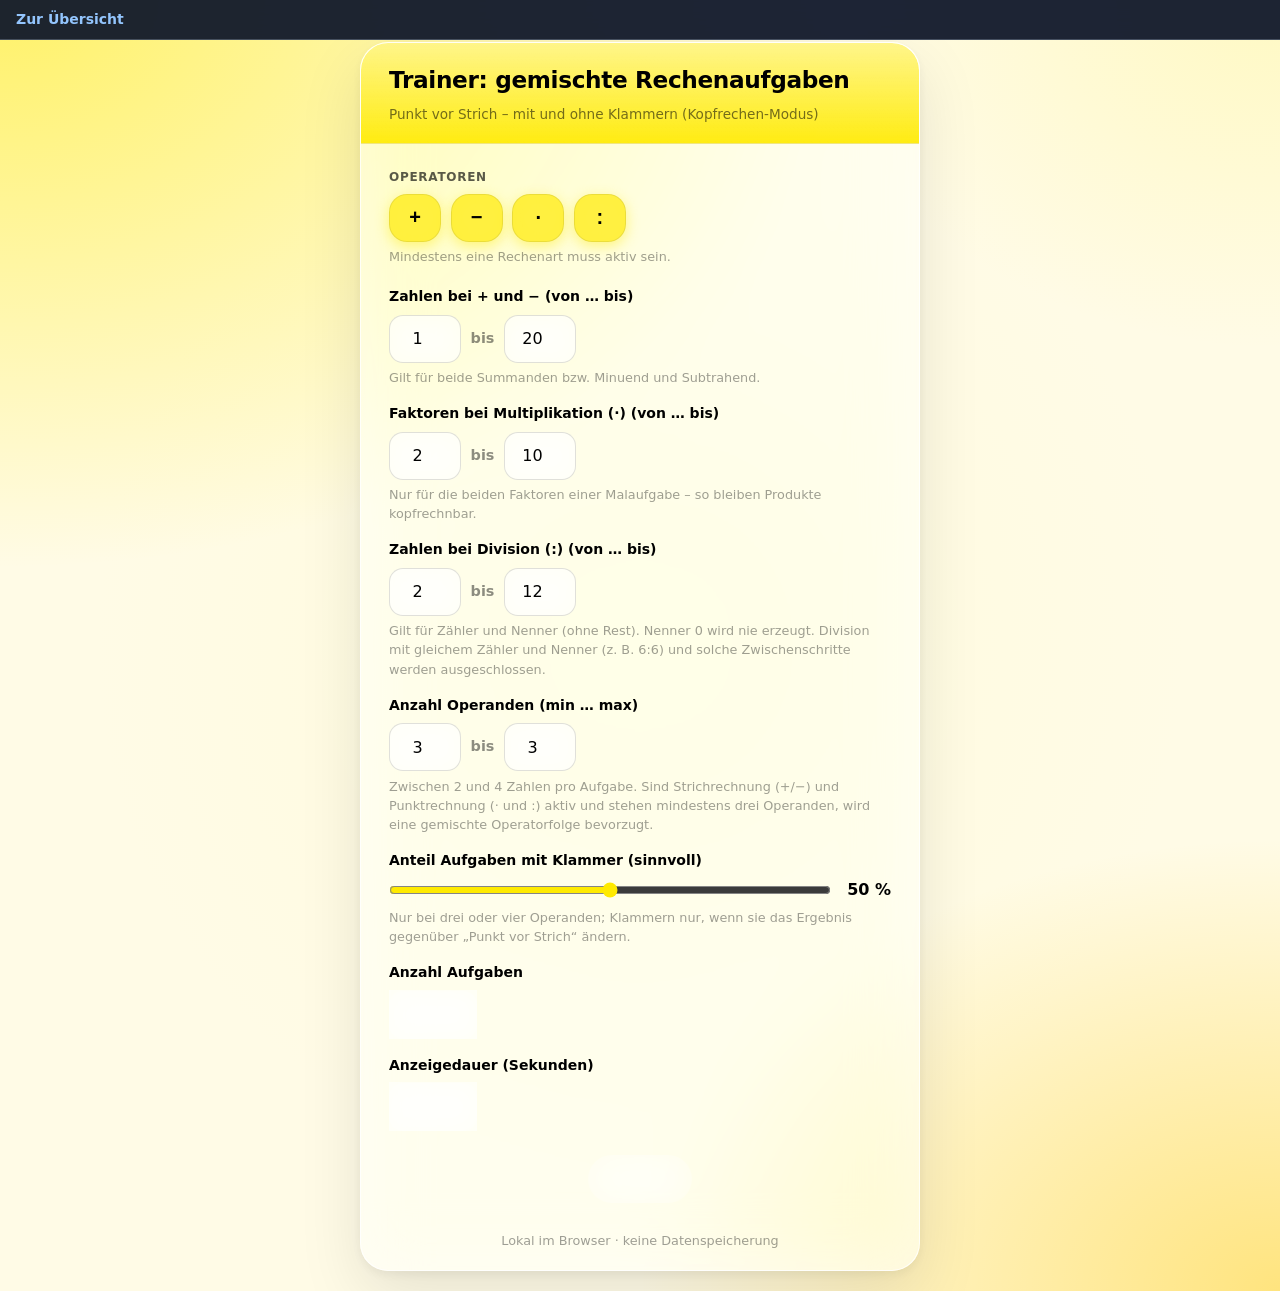
<file: gemischte_aufgaben_trainer.html>
<!DOCTYPE html>
<html lang="de">
<head>
<meta charset="UTF-8">
<meta name="viewport" content="width=device-width, initial-scale=1.0">
<title>Trainer: gemischte Rechenaufgaben</title>
<style>
  :root {
    --yellow:       #ffea00;
    --black:        #000;
    --white:        #fff;
    --error:        #c0392b;
    --success:      #1a8a3f;
    --glass-white:  rgba(255, 255, 255, 0.62);
    --glass-border: rgba(255, 255, 255, 0.80);
    --glass-yellow: rgba(255, 234, 0, 0.72);
    --glass-shadow: 0 24px 64px rgba(0,0,0,0.10), 0 4px 12px rgba(0,0,0,0.06);
    --blur-strong:  blur(32px) saturate(200%);
    --blur-mid:     blur(20px) saturate(180%);
    --blur-soft:    blur(12px) saturate(160%);
    --radius-card:  28px;
    --radius-el:    18px;
    --radius-input: 14px;
    --radius-pill:  999px;
    --touch:        48px;
    --space-block-lg:  1.75rem;
    --space-block-md:  1.25rem;
    --space-block:     1rem;
    --space-actions:   1.5rem;
    --space-step-h2:   1.1rem;
    --space-label:     0.45rem;
    --gap-options:     0.5rem;
    --gap-buttons:     0.6rem;
    --gap-actions:     0.75rem;
  }

  *, *::before, *::after { box-sizing: border-box; margin: 0; padding: 0; }

  body {
    font-family: system-ui, -apple-system, 'SF Pro Display', 'Segoe UI', sans-serif;
    line-height: 1.5;
    color: var(--black);
    min-height: 100vh;
    padding: 1.25rem;
    -webkit-tap-highlight-color: transparent;
    background-color: #fffbe6;
    background-image:
      radial-gradient(ellipse 120% 80% at 0% 0%, rgba(255,234,0,0.55) 0%, transparent 55%),
      radial-gradient(ellipse 100% 70% at 100% 100%, rgba(255,200,0,0.45) 0%, transparent 50%),
      radial-gradient(ellipse 80% 60% at 100% 0%, rgba(255,245,130,0.35) 0%, transparent 45%),
      radial-gradient(circle at 50% 50%, rgba(255,255,200,0.3) 0%, transparent 60%);
    display: flex;
    justify-content: center;
    align-items: flex-start;
  }

  .container {
    width: min(560px, 100%);
    border-radius: var(--radius-card);
    overflow: hidden;
    border: 1px solid var(--glass-border);
    box-shadow: var(--glass-shadow);
    background: var(--glass-white);
    -webkit-backdrop-filter: var(--blur-strong);
    backdrop-filter: var(--blur-strong);
  }

  .site-header {
    background: var(--glass-yellow);
    -webkit-backdrop-filter: var(--blur-mid);
    backdrop-filter: var(--blur-mid);
    padding: 1.25rem 1.75rem 1.15rem;
    border-bottom: 1px solid rgba(0,0,0,0.06);
    background-image: linear-gradient(to bottom, rgba(255,255,255,0.5) 0%, transparent 100%), linear-gradient(135deg, var(--glass-yellow) 0%, var(--glass-yellow) 100%);
  }

  .site-header h1 {
    font-size: 1.45rem;
    font-weight: 800;
    letter-spacing: -0.35px;
    margin: 0;
  }

  .site-header .subtitle {
    font-size: 0.85rem;
    color: rgba(0,0,0,0.55);
    margin-top: 0.35rem;
  }

  .form-body {
    padding: 1.5rem 1.75rem 1.75rem;
  }

  .section-label {
    display: block;
    font-size: 0.75rem;
    font-weight: 700;
    text-transform: uppercase;
    letter-spacing: 0.06em;
    margin-bottom: 0.5rem;
    color: rgba(0,0,0,0.65);
  }

  .field {
    margin-bottom: var(--space-block);
  }

  .field > label {
    display: block;
    font-size: 0.875rem;
    font-weight: 700;
    margin-bottom: var(--space-label);
  }

  .field .inputs {
    display: flex;
    align-items: center;
    flex-wrap: wrap;
    gap: var(--gap-buttons);
  }

  .sep {
    color: rgba(0,0,0,0.45);
    font-weight: 600;
    font-size: 0.9rem;
  }

  input[type="number"],
  input[type="range"] {
    font-family: inherit;
  }

  input[type="number"] {
    width: 4.5rem;
    min-height: var(--touch);
    padding: 0.45rem 0.6rem;
    border: 1px solid rgba(0,0,0,0.12);
    border-radius: var(--radius-input);
    background: rgba(255,255,255,0.55);
    -webkit-backdrop-filter: var(--blur-soft);
    backdrop-filter: var(--blur-soft);
    color: var(--black);
    font-size: 1rem;
    text-align: center;
    outline: none;
    transition: box-shadow 0.2s cubic-bezier(0.25, 0.46, 0.45, 0.94), border-color 0.2s;
  }

  input[type="number"]:focus {
    border-color: rgba(255,234,0,0.85);
    box-shadow: 0 0 0 3px rgba(255,234,0,0.2);
  }

  input[type="number"].wide {
    width: 5.5rem;
  }

  .range-row {
    display: flex;
    align-items: center;
    gap: 0.75rem;
    flex-wrap: wrap;
  }

  input[type="range"] {
    flex: 1;
    min-width: 140px;
    accent-color: var(--yellow);
  }

  .range-value {
    font-weight: 700;
    min-width: 3rem;
    text-align: right;
  }

  .op-toggles {
    display: flex;
    flex-wrap: wrap;
    gap: var(--gap-buttons);
  }

  .op-btn {
    min-height: var(--touch);
    min-width: 3.25rem;
    padding: 0 1rem;
    border: 1px solid rgba(0,0,0,0.1);
    border-radius: var(--radius-el);
    background: rgba(255,255,255,0.55);
    -webkit-backdrop-filter: var(--blur-soft);
    backdrop-filter: var(--blur-soft);
    font-size: 1.25rem;
    font-weight: 600;
    cursor: pointer;
    transition: transform 0.15s cubic-bezier(0.34, 1.56, 0.64, 1), box-shadow 0.2s, background 0.2s;
  }

  .op-btn:hover {
    transform: translateY(-1px);
    box-shadow: 0 4px 12px rgba(0,0,0,0.08);
  }

  .op-btn:active {
    transform: translateY(0) scale(0.98);
  }

  .op-btn.selected {
    background: var(--glass-yellow);
    -webkit-backdrop-filter: var(--blur-mid);
    backdrop-filter: var(--blur-mid);
    border-color: rgba(0,0,0,0.08);
    font-weight: 800;
    box-shadow: 0 4px 14px rgba(255,234,0,0.45);
  }

  .hint {
    font-size: 0.8rem;
    color: rgba(0,0,0,0.38);
    margin-top: 0.35rem;
  }

  .error-message {
    display: none;
    margin-top: 0.9rem;
    padding: 0.75rem 1rem;
    border-radius: var(--radius-input);
    border: 1px solid rgba(192,57,43,0.35);
    background: rgba(192,57,43,0.08);
    color: var(--error);
    font-size: 0.9rem;
    font-weight: 600;
  }

  .error-message.visible {
    display: block;
  }

  .step-actions {
    margin-top: var(--space-actions);
    display: flex;
    flex-wrap: wrap;
    gap: var(--gap-actions);
    justify-content: center;
  }

  .btn {
    display: inline-flex;
    align-items: center;
    justify-content: center;
    gap: 0.5rem;
    min-height: var(--touch);
    padding: 0 1.75rem;
    border: 1px solid rgba(0,0,0,0.08);
    border-radius: var(--radius-pill);
    font-size: 1rem;
    font-weight: 700;
    cursor: pointer;
    font-family: inherit;
    transition: transform 0.15s cubic-bezier(0.34, 1.56, 0.64, 1), box-shadow 0.2s, background 0.2s;
  }

  .btn:active {
    transform: translateY(0) scale(0.98);
  }

  .btn-primary {
    background: var(--glass-yellow);
    -webkit-backdrop-filter: var(--blur-mid);
    backdrop-filter: var(--blur-mid);
    box-shadow: 0 6px 20px rgba(255,234,0,0.35), 0 2px 8px rgba(0,0,0,0.06);
  }

  .btn-primary:hover {
    transform: translateY(-2px);
    box-shadow: 0 10px 28px rgba(255,234,0,0.45), 0 4px 12px rgba(0,0,0,0.08);
  }

  .btn-secondary {
    background: rgba(255,255,255,0.72);
    -webkit-backdrop-filter: var(--blur-soft);
    backdrop-filter: var(--blur-soft);
  }

  .btn-secondary:hover {
    background: rgba(255,255,255,0.92);
    transform: translateY(-1px);
  }

  .btn-success {
    background: rgba(26,138,63,0.15);
    border-color: rgba(26,138,63,0.35);
    color: var(--success);
  }

  .btn-success:hover:not(:disabled) {
    background: rgba(26,138,63,0.22);
    transform: translateY(-1px);
  }

  .btn:disabled {
    opacity: 0.55;
    cursor: not-allowed;
    transform: none;
    box-shadow: none;
  }

  /* Phasen */
  .phase {
    display: none;
    flex-direction: column;
  }

  .phase.active {
    display: flex;
  }

  #setup.phase.active {
    display: block;
  }

  /* Display */
  .display-inner {
    display: flex;
    flex-direction: column;
    align-items: center;
    gap: var(--space-block-md);
    text-align: center;
    padding: 0.5rem 0 0.25rem;
  }

  .counter {
    font-size: 0.9rem;
    color: rgba(0,0,0,0.55);
    font-weight: 600;
  }

  .task-text {
    font-size: clamp(2.4rem, 9vw, 4.4rem);
    font-weight: 800;
    letter-spacing: -0.4px;
    color: var(--black);
    min-height: 1.15em;
    line-height: 1.15;
    word-break: break-all;
  }

  .progress-bar-wrap {
    width: 100%;
    height: 8px;
    background: rgba(255,255,255,0.65);
    border-radius: var(--radius-pill);
    overflow: hidden;
    border: 1px solid rgba(0,0,0,0.06);
  }

  .progress-bar {
    height: 100%;
    background: var(--yellow);
    border-radius: var(--radius-pill);
    transition: width linear;
    box-shadow: inset 0 1px 0 rgba(255,255,255,0.5);
  }

  .kbd-hint {
    font-size: 0.8rem;
    color: rgba(0,0,0,0.38);
    margin-top: 0.25rem;
  }

  /* Ergebnisse */
  .results h2 {
    font-size: 1.15rem;
    font-weight: 700;
    margin-bottom: var(--space-step-h2);
    letter-spacing: -0.3px;
  }

  .task-list {
    width: 100%;
    display: flex;
    flex-direction: column;
    gap: var(--gap-options);
  }

  .task-row {
    display: flex;
    align-items: center;
    justify-content: center;
    flex-wrap: wrap;
    gap: 0.5rem;
    background: rgba(255,255,255,0.55);
    -webkit-backdrop-filter: var(--blur-soft);
    backdrop-filter: var(--blur-soft);
    padding: 0.75rem 1rem;
    border-radius: var(--radius-el);
    border: 1px solid rgba(0,0,0,0.06);
    font-size: 1.1rem;
    font-weight: 600;
  }

  .task-row .answer {
    min-width: 2.5rem;
    text-align: left;
    color: var(--success);
    font-weight: 800;
    visibility: hidden;
  }

  .task-row .answer.visible {
    visibility: visible;
  }

  .site-footer {
    text-align: center;
    padding: 0 1.75rem 1.25rem;
    font-size: 0.8rem;
    color: rgba(0,0,0,0.38);
  }
</style>
<link rel="stylesheet" href="assets/style.css">
</head>
<body class="mst-page">
<nav class="mst-nav" aria-label="Hauptnavigation">
  <a href="index.html" class="mst-nav__link">Zur Übersicht</a>
</nav>

<div class="container">
  <header class="site-header">
    <h1>Trainer: gemischte Rechenaufgaben</h1>
    <p class="subtitle">Punkt vor Strich – mit und ohne Klammern (Kopfrechen-Modus)</p>
  </header>

  <div class="form-body">

    <!-- Setup -->
    <div class="phase active" id="setup">
      <span class="section-label">Operatoren</span>
      <div class="field" style="margin-bottom: var(--space-block-md);">
        <div class="op-toggles" id="opToggles" role="group" aria-label="Rechenarten">
          <button type="button" class="op-btn selected" data-op="+" aria-pressed="true">+</button>
          <button type="button" class="op-btn selected" data-op="-" aria-pressed="true">−</button>
          <button type="button" class="op-btn selected" data-op="*" aria-pressed="true">·</button>
          <button type="button" class="op-btn selected" data-op="/" aria-pressed="true">:</button>
        </div>
        <p class="hint">Mindestens eine Rechenart muss aktiv sein.</p>
      </div>

      <div class="field">
        <label for="addMin">Zahlen bei + und − (von … bis)</label>
        <div class="inputs">
          <input type="number" id="addMin" value="1" min="1" max="99" inputmode="numeric">
          <span class="sep">bis</span>
          <input type="number" id="addMax" value="20" min="1" max="99" inputmode="numeric">
        </div>
        <p class="hint">Gilt für beide Summanden bzw. Minuend und Subtrahend.</p>
      </div>

      <div class="field">
        <label for="mulMin">Faktoren bei Multiplikation (·) (von … bis)</label>
        <div class="inputs">
          <input type="number" id="mulMin" value="2" min="1" max="99" inputmode="numeric">
          <span class="sep">bis</span>
          <input type="number" id="mulMax" value="10" min="1" max="99" inputmode="numeric">
        </div>
        <p class="hint">Nur für die beiden Faktoren einer Malaufgabe – so bleiben Produkte kopfrechnbar.</p>
      </div>

      <div class="field">
        <label for="divMin">Zahlen bei Division (:) (von … bis)</label>
        <div class="inputs">
          <input type="number" id="divMin" value="2" min="1" max="99" inputmode="numeric">
          <span class="sep">bis</span>
          <input type="number" id="divMax" value="12" min="1" max="99" inputmode="numeric">
        </div>
        <p class="hint">Gilt für Zähler und Nenner (ohne Rest). Nenner 0 wird nie erzeugt. Division mit gleichem Zähler und Nenner (z. B. 6:6) und solche Zwischenschritte werden ausgeschlossen.</p>
      </div>

      <div class="field">
        <label>Anzahl Operanden (min … max)</label>
        <div class="inputs">
          <input type="number" id="nMin" value="3" min="2" max="4" inputmode="numeric">
          <span class="sep">bis</span>
          <input type="number" id="nMax" value="3" min="2" max="4" inputmode="numeric">
        </div>
        <p class="hint">Zwischen 2 und 4 Zahlen pro Aufgabe. Sind Strichrechnung (+/−) und Punktrechnung (· und :) aktiv und stehen mindestens drei Operanden, wird eine gemischte Operatorfolge bevorzugt.</p>
      </div>

      <div class="field">
        <label for="pKlammer">Anteil Aufgaben mit Klammer (sinnvoll)</label>
        <div class="range-row">
          <input type="range" id="pKlammer" min="0" max="100" value="50" step="5">
          <span class="range-value" id="pKlammerVal">50&nbsp;%</span>
        </div>
        <p class="hint">Nur bei drei oder vier Operanden; Klammern nur, wenn sie das Ergebnis gegenüber „Punkt vor Strich“ ändern.</p>
      </div>

      <div class="field">
        <label for="taskCount">Anzahl Aufgaben</label>
        <div class="inputs">
          <input type="number" class="wide" id="taskCount" value="10" min="1" max="50" inputmode="numeric">
        </div>
      </div>

      <div class="field">
        <label for="duration">Anzeigedauer (Sekunden)</label>
        <div class="inputs">
          <input type="number" class="wide" id="duration" value="6" min="1" max="30" step="1" inputmode="numeric">
        </div>
      </div>

      <div id="setupError" class="error-message" role="alert"></div>

      <div class="step-actions">
        <button type="button" class="btn btn-primary" id="btnStart">Start</button>
      </div>
    </div>

    <!-- Display -->
    <div class="phase" id="display">
      <div class="display-inner">
        <div class="counter" id="counter"></div>
        <div class="task-text" id="taskText" aria-live="polite"></div>
        <div class="progress-bar-wrap">
          <div class="progress-bar" id="progressBar"></div>
        </div>
        <p class="kbd-hint"><kbd>Leertaste</kbd> nächste Aufgabe · <kbd>Esc</kbd> abbrechen</p>
      </div>
    </div>

    <!-- Ergebnisse -->
    <div class="phase" id="results">
      <h2>Übersicht</h2>
      <div class="task-list" id="taskList"></div>
      <div class="step-actions">
        <button type="button" class="btn btn-success" id="btnReveal">Lösungen anzeigen</button>
        <button type="button" class="btn btn-secondary" id="btnReset">Neu starten</button>
      </div>
    </div>

  </div>

  <footer class="site-footer">Lokal im Browser · keine Datenspeicherung</footer>
</div>

<script>
(function () {
  'use strict';

  let tasks = [];
  let timer = null;
  let sequenceToken = 0;
  let displayIdx = 0;
  let currentDur = 6;

  function rand(min, max) {
    return Math.floor(Math.random() * (max - min + 1)) + min;
  }

  function pick(arr) {
    return arr[rand(0, arr.length - 1)];
  }

  function showPhase(id) {
    ['setup', 'display', 'results'].forEach(function (pid) {
      const el = document.getElementById(pid);
      el.classList.toggle('active', pid === id);
    });
  }

  function getSelectedOps() {
    const out = [];
    document.querySelectorAll('.op-btn.selected').forEach(function (btn) {
      const c = btn.getAttribute('data-op');
      if (c) out.push(c);
    });
    return out;
  }

  function tokenize(expr) {
    const tokens = [];
    let i = 0;
    while (i < expr.length) {
      const ch = expr[i];
      if (ch === ' ' || ch === '\t') { i++; continue; }
      if (ch >= '0' && ch <= '9') {
        let j = i;
        while (j < expr.length && expr[j] >= '0' && expr[j] <= '9') j++;
        tokens.push(parseInt(expr.slice(i, j), 10));
        i = j;
        continue;
      }
      if (ch === '(' || ch === ')') {
        tokens.push(ch);
        i++;
        continue;
      }
      if ('+-*/'.indexOf(ch) !== -1) {
        tokens.push(ch);
        i++;
        continue;
      }
      throw new Error('Unerwartetes Zeichen: ' + ch);
    }
    return tokens;
  }

  function precedence(op) {
    if (op === '+' || op === '-') return 1;
    if (op === '*' || op === '/') return 2;
    return 0;
  }

  function toRpn(tokens) {
    const output = [];
    const stack = [];
    for (let t = 0; t < tokens.length; t++) {
      const tok = tokens[t];
      if (typeof tok === 'number') {
        output.push(tok);
        continue;
      }
      if (tok === '(') {
        stack.push(tok);
        continue;
      }
      if (tok === ')') {
        while (stack.length && stack[stack.length - 1] !== '(') {
          output.push(stack.pop());
        }
        if (!stack.length || stack.pop() !== '(') throw new Error('Klammerfehler');
        continue;
      }
      if ('+-*/'.indexOf(tok) !== -1) {
        while (stack.length) {
          const top = stack[stack.length - 1];
          if (top === '(') break;
          if ('+-*/'.indexOf(top) === -1) break;
          if (precedence(top) >= precedence(tok)) output.push(stack.pop());
          else break;
        }
        stack.push(tok);
        continue;
      }
      throw new Error('Unbekanntes Token');
    }
    while (stack.length) {
      const x = stack.pop();
      if (x === '(' || x === ')') throw new Error('Klammerfehler');
      output.push(x);
    }
    return output;
  }

  function applyOp(a, b, op) {
    if (op === '+') return a + b;
    if (op === '-') {
      const r = a - b;
      return r;
    }
    if (op === '*') return a * b;
    if (op === '/') {
      if (b === 0) return null;
      if (a === b) return null;
      if (a % b !== 0) return null;
      return a / b;
    }
    return null;
  }

  /** @returns {{ result: number, intermediates: number[] } | null} */
  function evalRpn(rpn) {
    const stack = [];
    const intermediates = [];
    for (let i = 0; i < rpn.length; i++) {
      const tok = rpn[i];
      if (typeof tok === 'number') {
        stack.push(tok);
        continue;
      }
      if (stack.length < 2) return null;
      const right = stack.pop();
      const left = stack.pop();
      const r = applyOp(left, right, tok);
      if (r === null || !Number.isFinite(r) || !Number.isInteger(r) || r < 0) return null;
      intermediates.push(r);
      stack.push(r);
    }
    if (stack.length !== 1) return null;
    return { result: stack[0], intermediates: intermediates };
  }

  function evaluateAscii(expr) {
    try {
      const tokens = tokenize(expr);
      const rpn = toRpn(tokens);
      return evalRpn(rpn);
    } catch (e) {
      return null;
    }
  }

  function buildPlainExpr(nums, ops) {
    let s = String(nums[0]);
    for (let i = 0; i < ops.length; i++) {
      s += ops[i] + String(nums[i + 1]);
    }
    return s;
  }

  /** wrapIdx: Klammer um nums[wrapIdx] ops[wrapIdx] nums[wrapIdx+1] */
  function buildParenExpr(nums, ops, wrapIdx) {
    const n = nums.length;
    if (wrapIdx === 0) {
      let s = '(' + nums[0] + ops[0] + nums[1] + ')';
      for (let i = 1; i < n - 1; i++) s += ops[i] + nums[i + 1];
      return s;
    }
    let s = String(nums[0]);
    for (let i = 0; i < wrapIdx - 1; i++) {
      s += ops[i] + nums[i + 1];
    }
    s += ops[wrapIdx - 1] + '(' + nums[wrapIdx] + ops[wrapIdx] + nums[wrapIdx + 1] + ')';
    for (let i = wrapIdx + 1; i < n - 1; i++) {
      s += ops[i] + nums[i + 1];
    }
    return s;
  }

  function toDisplayString(asciiExpr) {
    let out = '';
    for (let i = 0; i < asciiExpr.length; i++) {
      const c = asciiExpr[i];
      if (c === '*') out += '·';
      else if (c === '/') out += ':';
      else if (c === '-') out += '−';
      else out += c;
    }
    return out;
  }

  function meaningfulWrapIndices(nums, ops, plainAscii) {
    const plainVal = evaluateAscii(plainAscii);
    if (!plainVal) return [];
    const n = nums.length;
    const candidates = [];
    for (let w = 0; w < n - 1; w++) {
      const ex = buildParenExpr(nums, ops, w);
      const v = evaluateAscii(ex);
      if (!v) continue;
      if (v.result !== plainVal.result) candidates.push(w);
    }
    return candidates;
  }

  function opPoolSpansStrichUndPunkt(opPool) {
    let strich = false;
    let punkt = false;
    for (let i = 0; i < opPool.length; i++) {
      if (opPool[i] === '+' || opPool[i] === '-') strich = true;
      if (opPool[i] === '*' || opPool[i] === '/') punkt = true;
    }
    return strich && punkt;
  }

  /**
   * Zieht eine Operatorfolge; wenn möglich und requireMix, mindestens ein Strich-
   * und ein Punktoperator (bei n ≥ 3).
   * @returns {string[] | null}
   */
  function sampleOps(opPool, n, requireMix) {
    const need = requireMix && n >= 3 && opPoolSpansStrichUndPunkt(opPool);
    let last = null;
    for (let t = 0; t < 200; t++) {
      const ops = [];
      for (let i = 0; i < n - 1; i++) ops.push(pick(opPool));
      last = ops;
      if (!need) return ops;
      let strich = false;
      let punkt = false;
      for (let j = 0; j < ops.length; j++) {
        if (ops[j] === '+' || ops[j] === '-') strich = true;
        if (ops[j] === '*' || ops[j] === '/') punkt = true;
      }
      if (strich && punkt) return ops;
    }
    return last;
  }

  /** Ausdrucksbaum aus Zahlen und Operatoren (Punkt vor Strich, linksassoziativ bei gleicher Stufe) */
  function buildAstFromNumsOps(nums, ops) {
    const expr = buildPlainExpr(nums, ops);
    const tokens = tokenize(expr);
    const rpn = toRpn(tokens);
    const st = [];
    for (let i = 0; i < rpn.length; i++) {
      const x = rpn[i];
      if (typeof x === 'number') {
        st.push({ t: 'n', v: x });
      } else {
        const b = st.pop();
        const a = st.pop();
        st.push({ t: 'o', op: x, L: a, R: b });
      }
    }
    return st.length === 1 ? st[0] : null;
  }

  /**
   * Prüft getrennte Bereiche gemäß Baumstruktur (nicht nach syntaktischen Nachbarn in der Zeile):
   * − direkte Literal-Kinder von * bzw. : in Mul- bzw. Div-Intervall
   * − direkte Literal-Kinder von +/− im Additionsintervall
   */
  function astLiteralRangesOk(node, addLo, addHi, mulLo, mulHi, divLo, divHi) {
    if (!node || node.t === 'n') return true;
    if (!astLiteralRangesOk(node.L, addLo, addHi, mulLo, mulHi, divLo, divHi)) return false;
    if (!astLiteralRangesOk(node.R, addLo, addHi, mulLo, mulHi, divLo, divHi)) return false;
    const o = node.op;
    if (o === '*') {
      if (node.L.t === 'n' && (node.L.v < mulLo || node.L.v > mulHi)) return false;
      if (node.R.t === 'n' && (node.R.v < mulLo || node.R.v > mulHi)) return false;
      return true;
    }
    if (o === '/') {
      if (node.L.t === 'n' && (node.L.v < divLo || node.L.v > divHi)) return false;
      if (node.R.t === 'n') {
        if (node.R.v === 0) return false;
        if (node.R.v < divLo || node.R.v > divHi) return false;
        if (node.L.t === 'n' && node.L.v === node.R.v) return false;
      }
      return true;
    }
    if (o === '+' || o === '-') {
      if (node.L.t === 'n' && (node.L.v < addLo || node.L.v > addHi)) return false;
      if (node.R.t === 'n' && (node.R.v < addLo || node.R.v > addHi)) return false;
      return true;
    }
    return false;
  }

  function generateOneTask(addMin, addMax, mulMin, mulMax, divMin, divMax, nMin, nMax, opPool, pKlammer) {
    const addLo = Math.min(addMin, addMax);
    const addHi = Math.max(addMin, addMax);
    const mulLo = Math.min(mulMin, mulMax);
    const mulHi = Math.max(mulMin, mulMax);
    const divLo = Math.min(divMin, divMax);
    const divHi = Math.max(divMin, divMax);

    const maxAttempts = 220;
    const requireMix = opPoolSpansStrichUndPunkt(opPool);
    const pickLo = Math.min(addLo, mulLo, divLo);
    const pickHi = Math.max(addHi, mulHi, divHi);

    for (let attempt = 0; attempt < maxAttempts; attempt++) {
      const nLo = Math.min(nMin, nMax);
      const nHi = Math.max(nMin, nMax);
      const n = rand(Math.max(2, nLo), Math.min(4, nHi));
      const ops = sampleOps(opPool, n, requireMix);
      if (!ops || !ops.length) continue;

      const nums = [];
      for (let i = 0; i < n; i++) nums.push(rand(pickLo, pickHi));

      const ast = buildAstFromNumsOps(nums, ops);
      if (!ast || !astLiteralRangesOk(ast, addLo, addHi, mulLo, mulHi, divLo, divHi)) continue;

      const plain = buildPlainExpr(nums, ops);
      const plainEval = evaluateAscii(plain);
      if (!plainEval) continue;
      const allOk = plainEval.intermediates.every(function (x) {
        return Number.isInteger(x) && x >= 0;
      });
      if (!allOk) continue;

      let asciiExpr = plain;
      let useParen = false;

      if (n >= 3 && Math.random() * 100 < pKlammer) {
        const good = meaningfulWrapIndices(nums, ops, plain);
        if (good.length) {
          const w = pick(good);
          const pex = buildParenExpr(nums, ops, w);
          const pe = evaluateAscii(pex);
          if (pe && pe.intermediates.every(function (x) { return Number.isInteger(x) && x >= 0; })) {
            asciiExpr = pex;
            useParen = true;
          }
        }
      }

      const finalEval = evaluateAscii(asciiExpr);
      if (!finalEval) continue;
      if (!finalEval.intermediates.every(function (x) { return Number.isInteger(x) && x >= 0; })) continue;

      return {
        display: toDisplayString(asciiExpr),
        result: finalEval.result,
        ascii: asciiExpr,
        hasParen: useParen
      };
    }
    return null;
  }

  function validateSetup() {
    const err = document.getElementById('setupError');
    err.textContent = '';
    err.classList.remove('visible');

    const ops = getSelectedOps();
    if (!ops.length) {
      err.textContent = 'Bitte mindestens einen Operator auswählen.';
      err.classList.add('visible');
      return false;
    }

    function normPair(minId, maxId, defLo, defHi) {
      let a = parseInt(document.getElementById(minId).value, 10);
      let b = parseInt(document.getElementById(maxId).value, 10);
      if (isNaN(a)) a = defLo;
      if (isNaN(b)) b = defHi;
      a = Math.max(1, Math.min(99, a));
      b = Math.max(1, Math.min(99, b));
      if (a > b) {
        const t = a; a = b; b = t;
      }
      document.getElementById(minId).value = String(a);
      document.getElementById(maxId).value = String(b);
      return { lo: a, hi: b };
    }

    normPair('addMin', 'addMax', 1, 20);
    normPair('mulMin', 'mulMax', 2, 10);
    normPair('divMin', 'divMax', 2, 12);

    let nMin = parseInt(document.getElementById('nMin').value, 10);
    let nMax = parseInt(document.getElementById('nMax').value, 10);
    if (isNaN(nMin)) nMin = 3;
    if (isNaN(nMax)) nMax = 3;
    nMin = Math.max(2, Math.min(4, nMin));
    nMax = Math.max(2, Math.min(4, nMax));
    if (nMin > nMax) {
      const t = nMin; nMin = nMax; nMax = t;
      document.getElementById('nMin').value = String(nMin);
      document.getElementById('nMax').value = String(nMax);
    }

    const count = Math.max(1, Math.min(50, parseInt(document.getElementById('taskCount').value, 10) || 10));
    document.getElementById('taskCount').value = String(count);

    const dur = Math.max(1, Math.min(30, parseInt(document.getElementById('duration').value, 10) || 6));
    document.getElementById('duration').value = String(dur);

    return true;
  }

  function startTraining() {
    if (!validateSetup()) return;

    const addMin = parseInt(document.getElementById('addMin').value, 10);
    const addMax = parseInt(document.getElementById('addMax').value, 10);
    const mulMin = parseInt(document.getElementById('mulMin').value, 10);
    const mulMax = parseInt(document.getElementById('mulMax').value, 10);
    const divMin = parseInt(document.getElementById('divMin').value, 10);
    const divMax = parseInt(document.getElementById('divMax').value, 10);
    const nMin = parseInt(document.getElementById('nMin').value, 10);
    const nMax = parseInt(document.getElementById('nMax').value, 10);
    const count = parseInt(document.getElementById('taskCount').value, 10);
    const dur = parseInt(document.getElementById('duration').value, 10);
    const pKlammer = parseInt(document.getElementById('pKlammer').value, 10) || 0;
    const opPool = getSelectedOps();

    tasks = [];
    const err = document.getElementById('setupError');
    for (let i = 0; i < count; i++) {
      const t = generateOneTask(addMin, addMax, mulMin, mulMax, divMin, divMax, nMin, nMax, opPool, pKlammer);
      if (!t) {
        err.textContent = 'Zu den gewählten Einstellungen konnte keine gültige Aufgabe erzeugt werden. Bitte Zahlenbereiche oder Operatoren anpassen.';
        err.classList.add('visible');
        return;
      }
      tasks.push(t);
    }

    currentDur = dur;
    sequenceToken++;
    showPhase('display');
    runSequence(dur, sequenceToken);
  }

  function runSequence(dur, token) {
    displayIdx = 0;
    const total = tasks.length;
    const taskText = document.getElementById('taskText');
    const counter = document.getElementById('counter');
    const bar = document.getElementById('progressBar');

    function clearTimer() {
      if (timer) {
        clearTimeout(timer);
        timer = null;
      }
    }

    function showTask() {
      if (token !== sequenceToken) return;
      if (displayIdx >= total) {
        clearTimer();
        showResults();
        return;
      }
      const t = tasks[displayIdx];
      taskText.textContent = t.display;
      counter.textContent = 'Aufgabe ' + (displayIdx + 1) + ' von ' + total;

      bar.style.transition = 'none';
      bar.style.width = '100%';
      requestAnimationFrame(function () {
        requestAnimationFrame(function () {
          if (token !== sequenceToken) return;
          bar.style.transition = 'width ' + dur + 's linear';
          bar.style.width = '0%';
        });
      });

      displayIdx++;
      clearTimer();
      timer = setTimeout(showTask, dur * 1000);
    }

    clearTimer();
    showTask();
  }

  function skipCurrentTask() {
    if (!document.getElementById('display').classList.contains('active')) return;
    if (timer) {
      clearTimeout(timer);
      timer = null;
    }
    sequenceToken++;
    const dur = currentDur;
    const tok = sequenceToken;
    const total = tasks.length;
    const taskText = document.getElementById('taskText');
    const counter = document.getElementById('counter');
    const bar = document.getElementById('progressBar');

    function showFromCurrent() {
      if (tok !== sequenceToken) return;
      const idx = displayIdx;
      if (idx >= total) {
        showResults();
        return;
      }
      const t = tasks[idx];
      taskText.textContent = t.display;
      counter.textContent = 'Aufgabe ' + (idx + 1) + ' von ' + total;
      bar.style.transition = 'none';
      bar.style.width = '100%';
      requestAnimationFrame(function () {
        requestAnimationFrame(function () {
          if (tok !== sequenceToken) return;
          bar.style.transition = 'width ' + dur + 's linear';
          bar.style.width = '0%';
        });
      });
      displayIdx = idx + 1;
      timer = setTimeout(showFromCurrent, dur * 1000);
    }

    showFromCurrent();
  }

  function showResults() {
    showPhase('results');
    const list = document.getElementById('taskList');
    list.innerHTML = '';
    const btnReveal = document.getElementById('btnReveal');
    btnReveal.disabled = false;

    tasks.forEach(function (t) {
      const row = document.createElement('div');
      row.className = 'task-row';
      const spanQ = document.createElement('span');
      spanQ.textContent = t.display + ' =';
      const spanA = document.createElement('span');
      spanA.className = 'answer';
      spanA.textContent = String(t.result);
      row.appendChild(spanQ);
      row.appendChild(spanA);
      list.appendChild(row);
    });
  }

  function revealAnswers() {
    document.querySelectorAll('.answer').forEach(function (el) {
      el.classList.add('visible');
    });
    document.getElementById('btnReveal').disabled = true;
  }

  function resetToSetup() {
    sequenceToken++;
    if (timer) {
      clearTimeout(timer);
      timer = null;
    }
    showPhase('setup');
  }

  /* Operatoren-Toggles */
  document.getElementById('opToggles').addEventListener('click', function (e) {
    const btn = e.target.closest('.op-btn');
    if (!btn) return;
    const selected = document.querySelectorAll('.op-btn.selected').length;
    if (btn.classList.contains('selected')) {
      if (selected <= 1) return;
      btn.classList.remove('selected');
      btn.setAttribute('aria-pressed', 'false');
    } else {
      btn.classList.add('selected');
      btn.setAttribute('aria-pressed', 'true');
    }
  });

  document.getElementById('pKlammer').addEventListener('input', function () {
    document.getElementById('pKlammerVal').innerHTML = this.value + '&nbsp;%';
  });

  document.getElementById('btnStart').addEventListener('click', startTraining);
  document.getElementById('btnReveal').addEventListener('click', revealAnswers);
  document.getElementById('btnReset').addEventListener('click', resetToSetup);

  document.addEventListener('keydown', function (e) {
    if (e.code === 'Escape') {
      if (document.getElementById('display').classList.contains('active')) {
        e.preventDefault();
        resetToSetup();
      }
    }
    if (e.code === 'Space') {
      if (document.getElementById('display').classList.contains('active')) {
        e.preventDefault();
        skipCurrentTask();
      }
    }
  });
})();
</script>
</body>
</html>
</file>
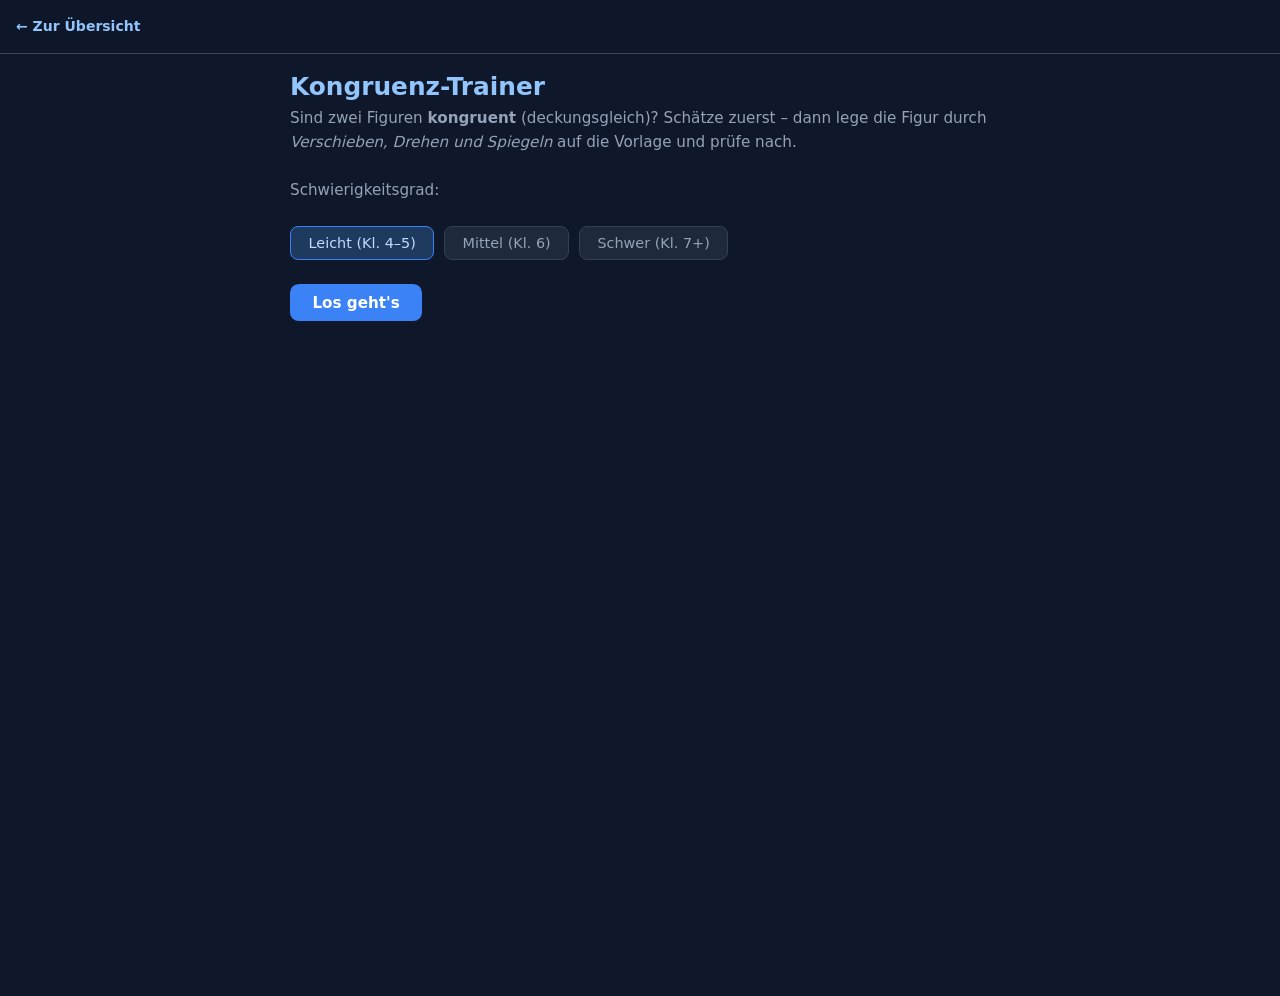
<file: kongruenz_trainer.html>
<!DOCTYPE html>
<html lang="de">
<head>
  <meta charset="UTF-8">
  <meta name="viewport" content="width=device-width, initial-scale=1.0">
  <title>Kongruenz-Trainer</title>
  <link rel="stylesheet" href="assets/style.css">
  <style>
    body.mst-page {
      margin: 0;
      min-height: 100vh;
      font-family: system-ui, -apple-system, "Segoe UI", Roboto, sans-serif;
      background: #0f172a;
      color: #e2e8f0;
      display: flex;
      flex-direction: column;
      align-items: center;
      padding: 0 1rem 2rem;
      padding-top: max(4rem, calc(2.65rem + env(safe-area-inset-top) + 0.75rem));
    }
    .container {
      width: min(700px, 100%);
    }

    /* ── Setup ── */
    #panel-setup { padding-top: 0.5rem; }
    #panel-setup h1 {
      font-size: 1.55rem; font-weight: 700; color: #93c5fd; margin: 0 0 0.4rem;
    }
    #panel-setup p {
      color: #94a3b8; font-size: 0.95rem; line-height: 1.55; margin: 0 0 1.5rem;
    }
    .diff-row {
      display: flex; gap: 0.6rem; flex-wrap: wrap; margin-bottom: 1.5rem;
    }
    .btn-diff {
      padding: 0.5rem 1.1rem; border-radius: 0.5rem; border: 1.5px solid #334155;
      background: #1e293b; color: #94a3b8; font-size: 0.9rem; cursor: pointer;
      font-family: inherit; transition: all 0.15s;
    }
    .btn-diff.active, .btn-diff:hover {
      border-color: #3b82f6; background: #1e3a5f; color: #bfdbfe;
    }

    /* ── Buttons ── */
    .btn {
      padding: 0.6rem 1.4rem; border-radius: 0.55rem; border: none;
      font-family: inherit; font-size: 0.95rem; font-weight: 600;
      cursor: pointer; transition: filter 0.15s, transform 0.1s;
    }
    .btn:active { transform: scale(0.97); }
    .btn-primary { background: #3b82f6; color: #fff; }
    .btn-primary:hover { filter: brightness(1.15); }
    .btn-yes { background: #16a34a; color: #fff; padding: 0.7rem 1.6rem; border-radius: 0.55rem; border: none; font-family: inherit; font-size: 1rem; font-weight: 600; cursor: pointer; transition: filter 0.15s; }
    .btn-yes:hover { filter: brightness(1.15); }
    .btn-no  { background: #dc2626; color: #fff; padding: 0.7rem 1.6rem; border-radius: 0.55rem; border: none; font-family: inherit; font-size: 1rem; font-weight: 600; cursor: pointer; transition: filter 0.15s; }
    .btn-no:hover  { filter: brightness(1.15); }

    /* ── Guess panel ── */
    .question {
      font-size: 1.1rem; margin: 0 0 1rem; color: #e2e8f0; line-height: 1.45;
    }
    .question strong { color: #93c5fd; }
    .canvases-row {
      display: flex; gap: 1rem; justify-content: center; margin-bottom: 1.2rem;
    }
    .canvas-wrap {
      display: flex; flex-direction: column; align-items: center; gap: 0.4rem;
    }
    .canvas-wrap canvas {
      border-radius: 0.5rem; border: 1.5px solid #334155; background: #0f172a;
      display: block;
    }
    .canvas-wrap .lbl {
      font-size: 0.8rem; color: #64748b; font-weight: 600;
    }
    .guess-btns {
      display: flex; gap: 1rem; justify-content: center; flex-wrap: wrap;
    }

    /* ── Verify panel ── */
    .instruction {
      font-size: 0.98rem; margin: 0 0 0.6rem; color: #94a3b8; min-height: 1.5em;
    }
    #verify-canvas-wrap {
      width: 100%; position: relative; margin-bottom: 0.9rem;
    }
    #cvs-verify {
      display: block; width: 100%; border-radius: 0.6rem;
      border: 1.5px solid #334155; background: #0f172a;
      touch-action: none; cursor: grab; user-select: none;
    }
    #cvs-verify:active { cursor: grabbing; }
    .controls { display: flex; flex-direction: column; gap: 0.55rem; }
    .ctrl-row {
      display: flex; align-items: center; gap: 0.45rem; flex-wrap: wrap;
    }
    .ctrl-lbl { font-size: 0.8rem; color: #64748b; min-width: 3.5rem; }
    .btn-sm {
      padding: 0.35rem 0.65rem; border-radius: 0.4rem; border: 1px solid #334155;
      background: #1e293b; color: #94a3b8; font-size: 0.82rem; cursor: pointer;
      font-family: inherit; transition: background 0.12s, color 0.12s;
      white-space: nowrap;
    }
    .btn-sm:hover { background: #273449; color: #e2e8f0; }
    .btn-sm:active { transform: scale(0.95); }
    input[type=range] {
      flex: 1; min-width: 80px; accent-color: #3b82f6;
      cursor: pointer;
    }
    .ctrl-row .btn { align-self: center; }

    /* hidden attribute must win over display:flex */
    [hidden] { display: none !important; }

    /* ── Feedback panel ── */
    #panel-feedback {
      display: flex; flex-direction: column; align-items: center;
      gap: 0.75rem; padding-top: 1rem; text-align: center;
    }
    .feedback-icon {
      font-size: 3rem; line-height: 1;
      width: 4.5rem; height: 4.5rem; border-radius: 50%;
      display: flex; align-items: center; justify-content: center;
    }
    .feedback-icon.correct { background: rgba(34,197,94,0.15); color: #22c55e; }
    .feedback-icon.wrong   { background: rgba(239,68,68,0.15);  color: #ef4444; }
    .feedback-msg { font-size: 1.3rem; font-weight: 700; margin: 0; }
    .feedback-sub { font-size: 0.95rem; color: #94a3b8; margin: 0; }
    .score-display { font-size: 1rem; color: #64748b; margin: 0; }
    .score-dots { display: flex; gap: 0.35rem; justify-content: center; flex-wrap: wrap; }
    .score-dot { font-size: 1.1rem; }
    .score-dot.ok   { color: #22c55e; }
    .score-dot.fail { color: #ef4444; }
  </style>
</head>
<body class="mst-page">
  <nav class="mst-nav" aria-label="Hauptnavigation">
    <a href="index.html" class="mst-nav__link">← Zur Übersicht</a>
  </nav>

  <div class="container">

    <!-- ── Setup ── -->
    <div id="panel-setup">
      <h1>Kongruenz-Trainer</h1>
      <p>Sind zwei Figuren <strong>kongruent</strong> (deckungsgleich)? Schätze zuerst – dann lege die Figur durch <em>Verschieben, Drehen und Spiegeln</em> auf die Vorlage und prüfe nach.</p>
      <p>Schwierigkeitsgrad:</p>
      <div class="diff-row">
        <button class="btn-diff active" data-diff="easy">Leicht (Kl. 4–5)</button>
        <button class="btn-diff" data-diff="medium">Mittel (Kl. 6)</button>
        <button class="btn-diff" data-diff="hard">Schwer (Kl. 7+)</button>
      </div>
      <button class="btn btn-primary" id="btn-start">Los geht's</button>
    </div>

    <!-- ── Guess ── -->
    <div id="panel-guess" hidden>
      <p class="question">Sind diese Figuren <strong>kongruent</strong> (deckungsgleich)?</p>
      <div class="canvases-row">
        <div class="canvas-wrap">
          <canvas id="cvs-a"></canvas>
          <span class="lbl">Figur A</span>
        </div>
        <div class="canvas-wrap">
          <canvas id="cvs-b"></canvas>
          <span class="lbl">Figur B</span>
        </div>
      </div>
      <div class="guess-btns">
        <button class="btn-yes" id="btn-yes">Ja, kongruent</button>
        <button class="btn-no"  id="btn-no">Nein, verschieden</button>
      </div>
    </div>

    <!-- ── Verify ── -->
    <div id="panel-verify" hidden>
      <p class="instruction" id="verify-hint">Lege die <span style="color:#f97316">orange</span> Figur auf die <span style="color:#60a5fa">blaue</span> Vorlage!</p>
      <div id="verify-canvas-wrap">
        <canvas id="cvs-verify"></canvas>
      </div>
      <div class="controls">
        <div class="ctrl-row">
          <span class="ctrl-lbl">Drehen</span>
          <button class="btn-sm" id="btn-rot-n15">−15°</button>
          <button class="btn-sm" id="btn-rot-n1">−1°</button>
          <input type="range" id="rot-slider" min="0" max="359" value="0" step="1">
          <button class="btn-sm" id="btn-rot-p1">+1°</button>
          <button class="btn-sm" id="btn-rot-p15">+15°</button>
        </div>
        <div class="ctrl-row">
          <span class="ctrl-lbl">Spiegeln</span>
          <button class="btn-sm" id="btn-flip-h">⇄ Horizontal</button>
          <button class="btn-sm" id="btn-flip-v">⇅ Vertikal</button>
          <button class="btn-sm" id="btn-reset-mov">↺ Zurücksetzen</button>
        </div>
        <div class="ctrl-row" style="padding-top:0.3rem">
          <button class="btn btn-primary" id="btn-evaluate">Auswerten</button>
        </div>
      </div>
    </div>

    <!-- ── Feedback ── -->
    <div id="panel-feedback" hidden>
      <div class="feedback-icon" id="fb-icon"></div>
      <p class="feedback-msg" id="fb-msg"></p>
      <p class="feedback-sub" id="fb-sub"></p>
      <p class="score-display" id="fb-score"></p>
      <div class="score-dots" id="fb-dots"></div>
      <button class="btn btn-primary" id="btn-next" style="margin-top:0.5rem">Nächste Aufgabe</button>
    </div>

  </div><!-- /.container -->

  <script>
  (function () {
  'use strict';

  // ── Integer vertex transforms (preserve grid coords) ─────────────────────
  function rot90(verts) {
    const maxY = Math.max(...verts.map(v => v[1]));
    return verts.map(([x, y]) => [-y + maxY, x]);
  }
  function flipH(verts) {
    const maxX = Math.max(...verts.map(v => v[0]));
    return verts.map(([x, y]) => [maxX - x, y]);
  }

  // ── Shape generators (output: integer vertex arrays) ──────────────────────
  function shapeRect(w, h) {
    return [[0,0],[w,0],[w,h],[0,h]];
  }
  function shapeTriangle(w, h) {
    return [[0,0],[w,0],[0,h]];
  }
  function shapeLform(mW, mH, cW, cH) {
    // mW×mH with cW×cH notch cut from top-right corner
    return [[0,0],[mW,0],[mW,mH-cH],[mW-cW,mH-cH],[mW-cW,mH],[0,mH]];
  }
  function shapeStairs(steps, sw, sh) {
    const v = [];
    for (let s = 0; s < steps; s++) {
      v.push([s*sw, s*sh]);
      v.push([(s+1)*sw, s*sh]);
    }
    v.push([steps*sw, steps*sh]);
    v.push([0, steps*sh]);
    return v;
  }
  function shapeHouse(w, wallH, roofH) {
    const mid = Math.floor(w / 2);
    return [[0,roofH],[mid,0],[w,roofH],[w,roofH+wallH],[0,roofH+wallH]];
  }
  function shapeTform(barW, barH, stemW, stemH) {
    const sx = Math.floor((barW - stemW) / 2);
    return [
      [0,0],[barW,0],[barW,barH],
      [sx+stemW,barH],[sx+stemW,barH+stemH],
      [sx,barH+stemH],[sx,barH],[0,barH]
    ];
  }

  // ── Random helpers ─────────────────────────────────────────────────────────
  function ri(min, max) { return Math.floor(Math.random() * (max - min + 1)) + min; }
  function pick(arr)    { return arr[Math.floor(Math.random() * arr.length)]; }

  // ── Build one shape from type + difficulty ─────────────────────────────────
  function buildShape(type, diff) {
    const lo = diff === 'easy' ? 2 : 3;
    const hi = diff === 'easy' ? 4 : diff === 'medium' ? 6 : 7;
    switch (type) {
      case 'rect':     return shapeRect(ri(lo,hi), ri(lo,hi));
      case 'triangle': return shapeTriangle(ri(lo,hi), ri(lo,hi));
      case 'L': {
        const mW = ri(lo+1,hi), mH = ri(lo+1,hi);
        return shapeLform(mW, mH, ri(1, Math.max(1,Math.floor(mW/2))), ri(1, Math.max(1,Math.floor(mH/2))));
      }
      case 'stairs': {
        const steps = ri(2, Math.min(3, hi-1));
        return shapeStairs(steps, ri(1,2), ri(1,2));
      }
      case 'house': {
        const w = ri(lo,hi) * 2;
        return shapeHouse(w, ri(lo-1, hi-1), ri(1, Math.floor(w/2)));
      }
      case 'T': {
        const bW = ri(lo+2, hi+1);
        const sW = ri(1, Math.max(1, Math.floor(bW/2)));
        return shapeTform(bW, ri(1,2), sW, ri(lo-1, hi-1));
      }
    }
  }

  // Sorted bounding-box size — congruent shapes have the same value
  function sortedSize(v) {
    const b = bbox(v);
    const s = [b.x1-b.x0, b.y1-b.y0].sort((a,b)=>a-b);
    return s[0] * 1000 + s[1];
  }

  // Build a shape that is NOT congruent to `ref` (different sorted bbox)
  function buildDifferent(type, diff, ref) {
    const minDiff = diff === 'hard' ? 1 : 2;
    const refKey  = sortedSize(ref);
    for (let i = 0; i < 30; i++) {
      const cand = buildShape(type, diff);
      if (cand.length !== ref.length) return cand; // different vertex count → different type
      const b1 = bbox(ref), b2 = bbox(cand);
      const d1 = Math.abs((b1.x1-b1.x0)-(b2.x1-b2.x0));
      const d2 = Math.abs((b1.y1-b1.y0)-(b2.y1-b2.y0));
      if (d1 >= minDiff || d2 >= minDiff) return cand;
    }
    // Fallback: clearly different shape type
    return diff === 'easy'
      ? shapeRect(ri(2,4), ri(2,4))
      : shapeTriangle(ri(3,6), ri(3,6));
  }

  // ── Generate a random pair ─────────────────────────────────────────────────
  function generateRandomPair(diff) {
    const pool = diff === 'easy'   ? ['rect','triangle','L'] :
                 diff === 'medium' ? ['rect','triangle','L','stairs','house'] :
                                     ['rect','triangle','L','stairs','house','T'];
    const type       = pick(pool);
    const isCongruent = Math.random() < 0.5;
    const a = buildShape(type, diff);

    let b;
    if (isCongruent) {
      const steps = ri(1, 3);
      b = a.map(v => [...v]);
      for (let i = 0; i < steps; i++) b = rot90(b);
      if (Math.random() < 0.5) b = flipH(b);
    } else {
      b = buildDifferent(type, diff, a);
    }
    return { congruent: isCongruent, a, b };
  }

  // ── Constants / state ─────────────────────────────────────────────────────
  const TOTAL_ROUNDS = 8;
  let CELL = 40;
  const TOL_FACTOR = 0.42;

  let game = {
    diff: 'easy',
    pairs: [],
    idx: 0,
    scores: [],
    userGuess: null
  };

  let tpl = { verts: [], cx: 0, cy: 0 };    // template (fixed)
  let mov = {                                 // movable shape
    verts: [], cx: 0, cy: 0,
    angle: 0, flipH: false, flipV: false
  };
  let movHome = { cx: 0, cy: 0 };            // initial movable position

  let cvs, ctx, canvasW, canvasH;
  let drag = { on: false, px: 0, py: 0, cx0: 0, cy0: 0 };
  let matched = false;
  let snapping = false;

  // ── Math helpers ──────────────────────────────────────────────────────────
  function centroid(v) {
    return [
      v.reduce((s, p) => s + p[0], 0) / v.length,
      v.reduce((s, p) => s + p[1], 0) / v.length
    ];
  }

  function bbox(v) {
    const xs = v.map(p => p[0]), ys = v.map(p => p[1]);
    return { x0: Math.min(...xs), x1: Math.max(...xs), y0: Math.min(...ys), y1: Math.max(...ys) };
  }

  function d2(a, b) { return (a[0]-b[0])**2 + (a[1]-b[1])**2; }

  function shuffle(a) {
    const r = [...a];
    for (let i = r.length - 1; i > 0; i--) {
      const j = Math.floor(Math.random() * (i + 1));
      [r[i], r[j]] = [r[j], r[i]];
    }
    return r;
  }

  // ── World vertices ────────────────────────────────────────────────────────
  // Returns canvas-pixel vertices after all transforms.
  function worldVerts(verts, cx, cy, angle, flipH, flipV) {
    const [gcx, gcy] = centroid(verts);
    const cos = Math.cos(angle), sin = Math.sin(angle);
    return verts.map(([gx, gy]) => {
      let dx = (gx - gcx) * CELL;
      let dy = (gy - gcy) * CELL;
      if (flipH) dx = -dx;
      if (flipV) dy = -dy;
      return [cx + dx * cos - dy * sin, cy + dx * sin + dy * cos];
    });
  }

  function tplVerts() {
    const [gcx, gcy] = centroid(tpl.verts);
    return tpl.verts.map(([gx, gy]) => [
      tpl.cx + (gx - gcx) * CELL,
      tpl.cy + (gy - gcy) * CELL
    ]);
  }

  function movVerts() {
    return worldVerts(mov.verts, mov.cx, mov.cy, mov.angle, mov.flipH, mov.flipV);
  }

  // ── Hit test ─────────────────────────────────────────────────────────────
  function inPoly(px, py, verts) {
    let inside = false;
    for (let i = 0, j = verts.length - 1; i < verts.length; j = i++) {
      const xi = verts[i][0], yi = verts[i][1];
      const xj = verts[j][0], yj = verts[j][1];
      if (((yi > py) !== (yj > py)) &&
          (px < (xj - xi) * (py - yi) / (yj - yi) + xi)) {
        inside = !inside;
      }
    }
    return inside;
  }

  // ── Congruence check ──────────────────────────────────────────────────────
  function isCongruent() {
    const va = tplVerts(), vb = movVerts();
    if (va.length !== vb.length) return false;
    const t2 = (CELL * TOL_FACTOR) ** 2;
    return cycleMatch(va, vb, t2) || cycleMatch(va, [...vb].reverse(), t2);
  }

  function cycleMatch(a, b, t2) {
    const n = a.length;
    for (let off = 0; off < n; off++) {
      let ok = true;
      for (let i = 0; i < n; i++) {
        if (d2(a[i], b[(i + off) % n]) > t2) { ok = false; break; }
      }
      if (ok) return true;
    }
    return false;
  }

  // ── Drawing ───────────────────────────────────────────────────────────────
  function drawGrid() {
    ctx.save();
    ctx.strokeStyle = '#1a3050';
    ctx.lineWidth = 0.5;
    for (let x = 0; x <= canvasW; x += CELL) {
      ctx.beginPath(); ctx.moveTo(x, 0); ctx.lineTo(x, canvasH); ctx.stroke();
    }
    for (let y = 0; y <= canvasH; y += CELL) {
      ctx.beginPath(); ctx.moveTo(0, y); ctx.lineTo(canvasW, y); ctx.stroke();
    }
    ctx.restore();
  }

  function drawPoly(verts, fill, stroke, lw, dash) {
    if (!verts.length) return;
    ctx.save();
    ctx.beginPath();
    ctx.moveTo(verts[0][0], verts[0][1]);
    for (let i = 1; i < verts.length; i++) ctx.lineTo(verts[i][0], verts[i][1]);
    ctx.closePath();
    ctx.fillStyle = fill;
    ctx.fill();
    ctx.strokeStyle = stroke;
    ctx.lineWidth = lw;
    if (dash) ctx.setLineDash(dash);
    ctx.stroke();
    ctx.restore();
  }

  function drawScene(forceMatch) {
    ctx.clearRect(0, 0, canvasW, canvasH);
    drawGrid();

    // Divider
    ctx.save();
    ctx.strokeStyle = '#2d4a6a';
    ctx.lineWidth = 1;
    ctx.setLineDash([5, 5]);
    ctx.beginPath();
    ctx.moveTo(canvasW / 2, 0);
    ctx.lineTo(canvasW / 2, canvasH);
    ctx.stroke();
    ctx.restore();

    // Labels
    ctx.save();
    ctx.font = 'bold 11px system-ui';
    ctx.fillStyle = '#475569';
    ctx.textAlign = 'center';
    ctx.fillText('VORLAGE', canvasW * 0.25, 14);
    ctx.fillText('DEINE FIGUR', canvasW * 0.75, 14);
    ctx.restore();

    // Template (blue, dashed)
    drawPoly(tplVerts(),
      'rgba(59,130,246,0.12)', '#3b82f6', 2.5, [7, 4]);

    // Movable
    const ok = forceMatch || (matched && !snapping) || isCongruent();
    drawPoly(movVerts(),
      ok ? 'rgba(34,197,94,0.35)' : 'rgba(249,115,22,0.35)',
      ok ? '#22c55e' : '#f97316',
      2.5, null);
  }

  // ── Snap animation ────────────────────────────────────────────────────────
  function snapAnim() {
    snapping = true;
    const sx = mov.cx, sy = mov.cy;
    const tx = tpl.cx,  ty = tpl.cy;
    const t0 = performance.now();
    function step(now) {
      const t = Math.min((now - t0) / 320, 1);
      const e = 1 - (1 - t) * (1 - t);
      mov.cx = sx + (tx - sx) * e;
      mov.cy = sy + (ty - sy) * e;
      drawScene(true);
      if (t < 1) {
        requestAnimationFrame(step);
      } else {
        mov.cx = tx; mov.cy = ty;
        matched = true; snapping = false;
        drawScene(true);
        const hint = document.getElementById('verify-hint');
        hint.innerHTML = '✓ Deckungsgleich! Du kannst jetzt auswerten.';
        hint.style.color = '#22c55e';
      }
    }
    requestAnimationFrame(step);
  }

  // ── Canvas events ─────────────────────────────────────────────────────────
  function canvasXY(e) {
    const r = cvs.getBoundingClientRect();
    return [
      (e.clientX - r.left) * (canvasW / r.width),
      (e.clientY - r.top)  * (canvasH / r.height)
    ];
  }

  function onDown(e) {
    if (matched || snapping) return;
    const [px, py] = canvasXY(e);
    if (inPoly(px, py, movVerts())) {
      drag.on = true;
      drag.px = px; drag.py = py;
      drag.cx0 = mov.cx; drag.cy0 = mov.cy;
      cvs.setPointerCapture(e.pointerId);
      e.preventDefault();
    }
  }

  function onMove(e) {
    if (!drag.on) return;
    const [px, py] = canvasXY(e);
    mov.cx = drag.cx0 + (px - drag.px);
    mov.cy = drag.cy0 + (py - drag.py);
    drawScene(false);
    e.preventDefault();
  }

  function onUp() {
    if (!drag.on) return;
    drag.on = false;
    if (!matched && isCongruent()) snapAnim();
    else drawScene(false);
  }

  // ── Rotation helpers ──────────────────────────────────────────────────────
  function setAngle(rad) {
    mov.angle = rad;
    document.getElementById('rot-slider').value =
      Math.round(((rad * 180 / Math.PI) % 360 + 360) % 360);
    if (!matched && isCongruent()) snapAnim(); else drawScene(false);
  }

  function nudgeAngle(deg) { setAngle(mov.angle + deg * Math.PI / 180); }

  // ── Canvas resize ─────────────────────────────────────────────────────────
  function resizeVerify() {
    const wrap = document.getElementById('verify-canvas-wrap');
    const dpr  = window.devicePixelRatio || 1;
    const W = Math.min(wrap.clientWidth, 700);
    const H = Math.min(Math.round(W * 0.56), 380);
    canvasW = W; canvasH = H;
    CELL = Math.floor(Math.min(W * 0.43, H * 0.82) / 8);
    cvs.width  = Math.round(W * dpr);
    cvs.height = Math.round(H * dpr);
    cvs.style.width  = W + 'px';
    cvs.style.height = H + 'px';
    ctx = cvs.getContext('2d');
    ctx.setTransform(dpr, 0, 0, dpr, 0, 0);
  }

  // ── Small preview canvases (guess phase) ──────────────────────────────────
  function drawPreview(canvas, verts, angle, flipH) {
    const W = 160, H = 160;
    canvas.width = W; canvas.height = H;
    canvas.style.width = W + 'px'; canvas.style.height = H + 'px';

    const ctx2 = canvas.getContext('2d');
    ctx2.setTransform(1, 0, 0, 1, 0, 0);
    ctx2.clearRect(0, 0, W, H);

    // Auto-scale cell based on shape extents
    const bb = bbox(verts);
    const sw = bb.x1 - bb.x0, sh = bb.y1 - bb.y0;
    const diag = Math.sqrt(sw * sw + sh * sh) || 1;
    const cellPx = Math.floor(Math.min(W, H) * 0.62 / diag);

    // Grid
    ctx2.strokeStyle = '#1a3050';
    ctx2.lineWidth = 0.5;
    for (let x = 0; x < W; x += cellPx) {
      ctx2.beginPath(); ctx2.moveTo(x, 0); ctx2.lineTo(x, H); ctx2.stroke();
    }
    for (let y = 0; y < H; y += cellPx) {
      ctx2.beginPath(); ctx2.moveTo(0, y); ctx2.lineTo(W, y); ctx2.stroke();
    }

    const [gcx, gcy] = centroid(verts);
    const cos = Math.cos(angle), sin = Math.sin(angle);
    const wv = verts.map(([gx, gy]) => {
      let dx = (gx - gcx) * cellPx;
      let dy = (gy - gcy) * cellPx;
      if (flipH) dx = -dx;
      return [W / 2 + dx * cos - dy * sin, H / 2 + dx * sin + dy * cos];
    });

    ctx2.beginPath();
    ctx2.moveTo(wv[0][0], wv[0][1]);
    for (let i = 1; i < wv.length; i++) ctx2.lineTo(wv[i][0], wv[i][1]);
    ctx2.closePath();
    ctx2.fillStyle = 'rgba(148,163,184,0.2)';
    ctx2.fill();
    ctx2.strokeStyle = '#94a3b8';
    ctx2.lineWidth = 2;
    ctx2.stroke();
  }

  // ── Panel visibility ──────────────────────────────────────────────────────
  function show(id) {
    ['panel-setup','panel-guess','panel-verify','panel-feedback'].forEach(p => {
      document.getElementById(p).hidden = (p !== id);
    });
  }

  // ── Start round (guess phase) ─────────────────────────────────────────────
  function startRound() {
    const pair = game.pairs[game.idx];
    matched = false; snapping = false;
    game.userGuess = null;

    const rotOpts = [30,45,60,90,120,135,150,180,210,225,240,270,315];
    pair._rot  = rotOpts[Math.floor(Math.random() * rotOpts.length)] * Math.PI / 180;
    pair._flip = Math.random() < 0.4;

    show('panel-guess');
    drawPreview(document.getElementById('cvs-a'), pair.a, 0, false);
    drawPreview(document.getElementById('cvs-b'), pair.b, pair._rot, pair._flip);
  }

  // ── Start verify phase ────────────────────────────────────────────────────
  function startVerify() {
    const pair = game.pairs[game.idx];
    matched = false; snapping = false;

    tpl.verts = pair.a;
    mov.verts  = pair.b;
    mov.angle  = pair._rot;
    mov.flipH  = pair._flip;
    mov.flipV  = false;

    show('panel-verify');
    resizeVerify();

    tpl.cx = canvasW * 0.25;
    tpl.cy = canvasH * 0.52;
    mov.cx = canvasW * 0.75;
    mov.cy = canvasH * 0.52;
    movHome.cx = mov.cx;
    movHome.cy = mov.cy;

    document.getElementById('rot-slider').value =
      Math.round(((mov.angle * 180 / Math.PI) % 360 + 360) % 360);
    const hint = document.getElementById('verify-hint');
    hint.innerHTML = 'Lege die <span style="color:#f97316">orange</span> Figur auf die <span style="color:#60a5fa">blaue</span> Vorlage!';
    hint.style.color = '';

    drawScene(false);
  }

  // ── Feedback ──────────────────────────────────────────────────────────────
  function showFeedback() {
    const pair = game.pairs[game.idx];
    const correct = (game.userGuess === pair.congruent);
    game.scores.push({ guessed: game.userGuess, actual: pair.congruent, correct });

    document.getElementById('fb-icon').textContent = correct ? '✓' : '✗';
    document.getElementById('fb-icon').className = 'feedback-icon ' + (correct ? 'correct' : 'wrong');
    document.getElementById('fb-msg').textContent = correct ? 'Korrekt geschätzt!' : 'Leider falsch geschätzt.';
    document.getElementById('fb-sub').textContent = pair.congruent
      ? 'Diese beiden Figuren sind kongruent (deckungsgleich).'
      : 'Diese beiden Figuren sind nicht kongruent.';

    const n = game.scores.length;
    const ok = game.scores.filter(s => s.correct).length;
    document.getElementById('fb-score').textContent = ok + ' von ' + n + ' richtig geschätzt';

    document.getElementById('fb-dots').innerHTML = game.scores.map(s =>
      '<span class="score-dot ' + (s.correct ? 'ok' : 'fail') + '">●</span>'
    ).join('');

    const isLast = game.idx >= game.pairs.length - 1;
    const btn = document.getElementById('btn-next');
    btn.textContent = isLast ? 'Zum Ergebnis' : 'Nächste Aufgabe';

    show('panel-feedback');
  }

  function showFinal() {
    const n = game.scores.length;
    const ok = game.scores.filter(s => s.correct).length;

    document.getElementById('fb-icon').textContent = ok === n ? '🏆' : ok >= n * 0.75 ? '🎯' : '📐';
    document.getElementById('fb-icon').className = 'feedback-icon correct';
    document.getElementById('fb-msg').textContent = ok + ' von ' + n + ' richtig!';
    document.getElementById('fb-sub').textContent = ok === n
      ? 'Perfekt! Alle Figuren richtig eingeschätzt.'
      : ok >= n * 0.5
        ? 'Gut gemacht! Noch ein bisschen üben, dann klappt es noch besser.'
        : 'Weiter üben – das Konzept der Kongruenz braucht etwas Zeit.';

    document.getElementById('fb-score').textContent = '';
    document.getElementById('fb-dots').innerHTML = game.scores.map(s =>
      '<span class="score-dot ' + (s.correct ? 'ok' : 'fail') + '">●</span>'
    ).join('');

    const btn = document.getElementById('btn-next');
    btn.textContent = 'Nochmal spielen';
    btn.onclick = () => startGame();

    show('panel-feedback');
  }

  // ── Start game ────────────────────────────────────────────────────────────
  function startGame() {
    game.pairs  = Array.from({ length: TOTAL_ROUNDS }, () => generateRandomPair(game.diff));
    game.idx    = 0;
    game.scores = [];
    startRound();
  }

  // ── Wire up ───────────────────────────────────────────────────────────────
  document.addEventListener('DOMContentLoaded', () => {
    // Difficulty
    document.querySelectorAll('.btn-diff').forEach(btn => {
      btn.addEventListener('click', () => {
        document.querySelectorAll('.btn-diff').forEach(b => b.classList.remove('active'));
        btn.classList.add('active');
        game.diff = btn.dataset.diff;
      });
    });

    document.getElementById('btn-start').addEventListener('click', startGame);

    // Guess
    document.getElementById('btn-yes').addEventListener('click', () => {
      game.userGuess = true; startVerify();
    });
    document.getElementById('btn-no').addEventListener('click', () => {
      game.userGuess = false; startVerify();
    });

    // Verify canvas
    cvs = document.getElementById('cvs-verify');
    cvs.addEventListener('pointerdown',  onDown);
    cvs.addEventListener('pointermove',  onMove);
    cvs.addEventListener('pointerup',    onUp);
    cvs.addEventListener('pointercancel', onUp);

    // Rotation
    document.getElementById('rot-slider').addEventListener('input', e => {
      setAngle(parseInt(e.target.value, 10) * Math.PI / 180);
    });
    document.getElementById('btn-rot-n15').addEventListener('click', () => nudgeAngle(-15));
    document.getElementById('btn-rot-n1').addEventListener('click',  () => nudgeAngle(-1));
    document.getElementById('btn-rot-p1').addEventListener('click',  () => nudgeAngle(1));
    document.getElementById('btn-rot-p15').addEventListener('click', () => nudgeAngle(15));

    // Flip
    document.getElementById('btn-flip-h').addEventListener('click', () => {
      mov.flipH = !mov.flipH;
      if (!matched && isCongruent()) snapAnim(); else drawScene(false);
    });
    document.getElementById('btn-flip-v').addEventListener('click', () => {
      mov.flipV = !mov.flipV;
      if (!matched && isCongruent()) snapAnim(); else drawScene(false);
    });

    // Reset movable
    document.getElementById('btn-reset-mov').addEventListener('click', () => {
      if (snapping) return;
      matched = false;
      mov.cx = movHome.cx; mov.cy = movHome.cy;
      mov.angle = 0; mov.flipH = false; mov.flipV = false;
      document.getElementById('rot-slider').value = 0;
      const hint = document.getElementById('verify-hint');
      hint.innerHTML = 'Lege die <span style="color:#f97316">orange</span> Figur auf die <span style="color:#60a5fa">blaue</span> Vorlage!';
      hint.style.color = '';
      drawScene(false);
    });

    // Evaluate
    document.getElementById('btn-evaluate').addEventListener('click', showFeedback);

    // Next round
    document.getElementById('btn-next').addEventListener('click', function () {
      game.idx++;
      if (game.idx >= game.pairs.length) showFinal();
      else startRound();
    });

    // Resize
    window.addEventListener('resize', () => {
      if (!document.getElementById('panel-verify').hidden) {
        resizeVerify();
        // Reposition
        tpl.cx = canvasW * 0.25; tpl.cy = canvasH * 0.52;
        if (!matched) {
          movHome.cx = canvasW * 0.75; movHome.cy = canvasH * 0.52;
        }
        drawScene(matched);
      }
    });
  });

  })();
  </script>
</body>
</html>
</file>
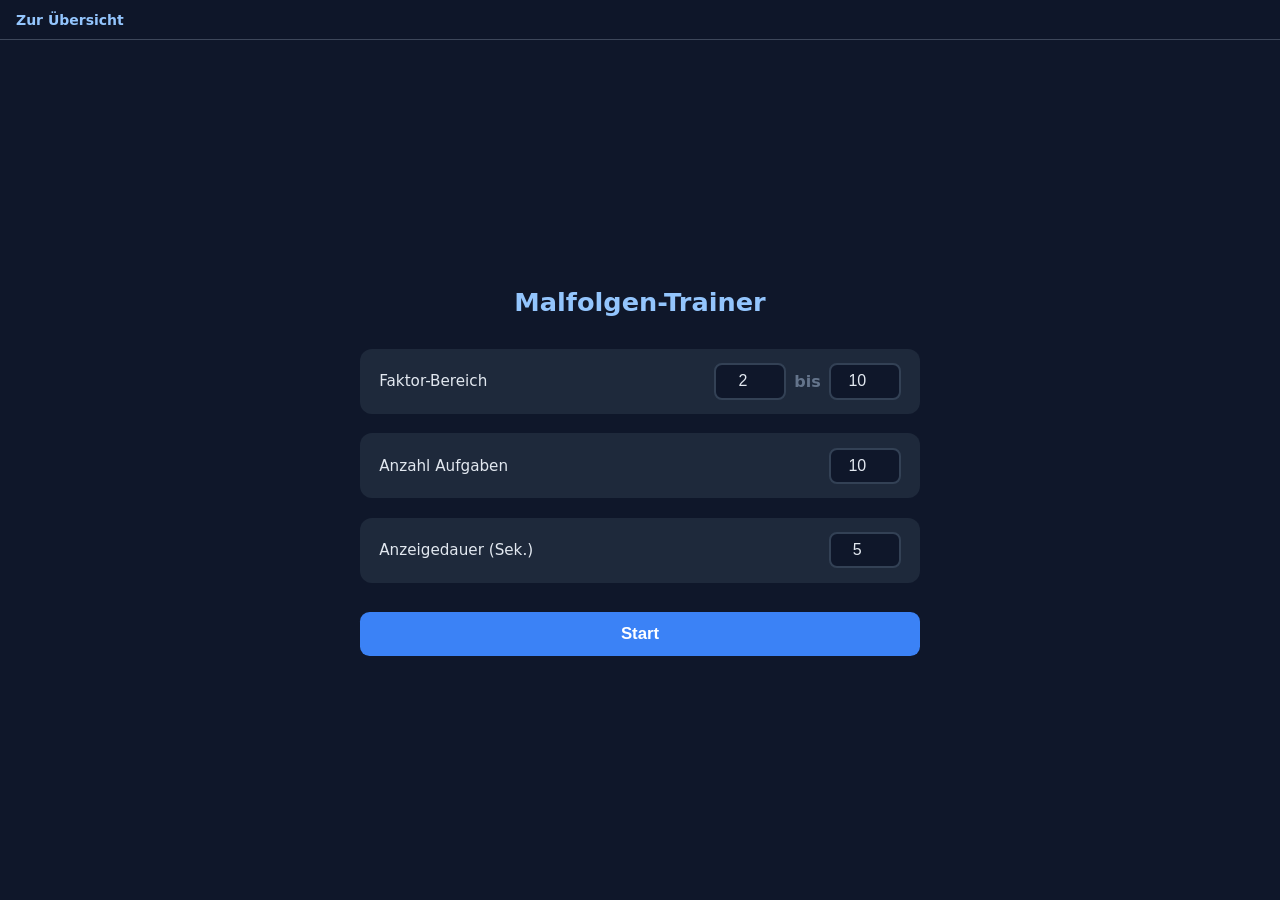
<file: malfolgen_trainer.html>
<!DOCTYPE html>
<html lang="de">
<head>
<meta charset="UTF-8">
<meta name="viewport" content="width=device-width, initial-scale=1.0">
<title>Malfolgen-Trainer</title>
<style>
  *, *::before, *::after { box-sizing: border-box; margin: 0; padding: 0; }

  body {
    font-family: system-ui, -apple-system, "Segoe UI", Roboto, sans-serif;
    background: #0f172a;
    color: #e2e8f0;
    min-height: 100vh;
    display: flex;
    justify-content: center;
    align-items: center;
  }

  .container {
    width: min(560px, 92vw);
    text-align: center;
  }

  h1 {
    font-size: 1.6rem;
    font-weight: 700;
    margin-bottom: 2rem;
    color: #93c5fd;
  }

  /* ---------- Setup ---------- */
  .setup { display: flex; flex-direction: column; gap: 1.2rem; }

  .field {
    display: flex;
    align-items: center;
    justify-content: space-between;
    gap: 1rem;
    background: #1e293b;
    padding: .9rem 1.2rem;
    border-radius: .75rem;
  }
  .field label {
    font-size: .95rem;
    white-space: nowrap;
  }
  .field .inputs { display: flex; align-items: center; gap: .5rem; }

  input[type="number"] {
    width: 4.5rem;
    padding: .45rem .6rem;
    border: 2px solid #334155;
    border-radius: .5rem;
    background: #0f172a;
    color: #e2e8f0;
    font-size: 1rem;
    text-align: center;
    outline: none;
    transition: border-color .2s;
  }
  input[type="number"]:focus { border-color: #60a5fa; }

  .sep { color: #64748b; font-weight: 600; }

  .btn {
    display: inline-flex;
    align-items: center;
    justify-content: center;
    gap: .5rem;
    padding: .75rem 2rem;
    border: none;
    border-radius: .6rem;
    font-size: 1.05rem;
    font-weight: 600;
    cursor: pointer;
    transition: background .2s, transform .1s;
  }
  .btn:active { transform: scale(.97); }

  .btn-primary {
    background: #3b82f6;
    color: #fff;
    margin-top: .6rem;
  }
  .btn-primary:hover { background: #2563eb; }

  .btn-secondary {
    background: #334155;
    color: #e2e8f0;
  }
  .btn-secondary:hover { background: #475569; }

  .btn-success {
    background: #22c55e;
    color: #fff;
  }
  .btn-success:hover { background: #16a34a; }

  /* ---------- Display (running) ---------- */
  .display { display: none; flex-direction: column; align-items: center; gap: 1.6rem; }

  .task-text {
    font-size: clamp(3rem, 12vw, 6rem);
    font-weight: 800;
    letter-spacing: .04em;
    color: #f8fafc;
    min-height: 1.2em;
  }

  .progress-bar-wrap {
    width: 100%;
    height: 6px;
    background: #1e293b;
    border-radius: 3px;
    overflow: hidden;
  }
  .progress-bar {
    height: 100%;
    background: #3b82f6;
    border-radius: 3px;
    transition: width .3s linear;
  }

  .counter {
    font-size: .9rem;
    color: #94a3b8;
  }

  /* ---------- Results ---------- */
  .results { display: none; flex-direction: column; align-items: center; gap: 1.4rem; }

  .results h2 {
    font-size: 1.3rem;
    color: #93c5fd;
  }

  .task-list {
    width: 100%;
    display: flex;
    flex-direction: column;
    gap: .55rem;
  }

  .task-row {
    display: flex;
    align-items: center;
    justify-content: center;
    gap: .6rem;
    background: #1e293b;
    padding: .7rem 1.2rem;
    border-radius: .6rem;
    font-size: 1.25rem;
    font-weight: 600;
  }
  .task-row .answer {
    min-width: 3.5rem;
    text-align: left;
    color: #22c55e;
    visibility: hidden;
  }
  .task-row .answer.visible { visibility: visible; }

  .btn-group {
    display: flex;
    gap: .8rem;
    flex-wrap: wrap;
    justify-content: center;
    margin-top: .4rem;
  }
</style>
<link rel="stylesheet" href="assets/style.css">
</head>
<body class="mst-page">
<nav class="mst-nav" aria-label="Hauptnavigation">
  <a href="index.html" class="mst-nav__link">Zur Übersicht</a>
</nav>

<div class="container">
  <h1>Malfolgen-Trainer</h1>

  <!-- Setup -->
  <div class="setup" id="setup">
    <div class="field">
      <label>Faktor-Bereich</label>
      <div class="inputs">
        <input type="number" id="minFactor" value="2" min="1" max="20">
        <span class="sep">bis</span>
        <input type="number" id="maxFactor" value="10" min="1" max="20">
      </div>
    </div>

    <div class="field">
      <label>Anzahl Aufgaben</label>
      <div class="inputs">
        <input type="number" id="taskCount" value="10" min="1" max="50">
      </div>
    </div>

    <div class="field">
      <label>Anzeigedauer (Sek.)</label>
      <div class="inputs">
        <input type="number" id="duration" value="5" min="1" max="30" step="1">
      </div>
    </div>

    <button class="btn btn-primary" onclick="startTraining()">Start</button>
  </div>

  <!-- Running display -->
  <div class="display" id="display">
    <div class="counter" id="counter"></div>
    <div class="task-text" id="taskText"></div>
    <div class="progress-bar-wrap">
      <div class="progress-bar" id="progressBar"></div>
    </div>
  </div>

  <!-- Results -->
  <div class="results" id="results">
    <h2>Übersicht</h2>
    <div class="task-list" id="taskList"></div>
    <div class="btn-group">
      <button class="btn btn-success" id="btnReveal" onclick="revealAnswers()">Lösungen anzeigen</button>
      <button class="btn btn-secondary" onclick="resetToSetup()">Neu starten</button>
    </div>
  </div>
</div>

<script>
  let tasks = [];
  let timer = null;

  function rand(min, max) {
    return Math.floor(Math.random() * (max - min + 1)) + min;
  }

  function startTraining() {
    const lo = Math.max(1, +document.getElementById('minFactor').value);
    const hi = Math.max(lo, +document.getElementById('maxFactor').value);
    const count = Math.max(1, +document.getElementById('taskCount').value);
    const dur = Math.max(1, +document.getElementById('duration').value);

    tasks = [];
    for (let i = 0; i < count; i++) {
      const a = rand(lo, hi);
      const b = rand(lo, hi);
      tasks.push({ a, b, result: a * b });
    }

    show('display');
    runSequence(dur);
  }

  function show(id) {
    ['setup', 'display', 'results'].forEach(s => {
      document.getElementById(s).style.display = s === id ? 'flex' : 'none';
    });
  }

  function runSequence(dur) {
    let idx = 0;
    const total = tasks.length;
    const taskText = document.getElementById('taskText');
    const counter = document.getElementById('counter');
    const bar = document.getElementById('progressBar');

    function showTask() {
      if (idx >= total) { showResults(); return; }
      const t = tasks[idx];
      taskText.textContent = `${t.a} · ${t.b}`;
      counter.textContent = `Aufgabe ${idx + 1} von ${total}`;
      bar.style.transition = 'none';
      bar.style.width = '100%';

      requestAnimationFrame(() => {
        requestAnimationFrame(() => {
          bar.style.transition = `width ${dur}s linear`;
          bar.style.width = '0%';
        });
      });

      idx++;
      timer = setTimeout(showTask, dur * 1000);
    }

    showTask();
  }

  function showResults() {
    show('results');
    const list = document.getElementById('taskList');
    list.innerHTML = '';
    document.getElementById('btnReveal').disabled = false;

    tasks.forEach(t => {
      const row = document.createElement('div');
      row.className = 'task-row';
      row.innerHTML = `<span>${t.a} · ${t.b} =</span><span class="answer">${t.result}</span>`;
      list.appendChild(row);
    });
  }

  function revealAnswers() {
    document.querySelectorAll('.answer').forEach(el => el.classList.add('visible'));
    document.getElementById('btnReveal').disabled = true;
  }

  function resetToSetup() {
    clearTimeout(timer);
    show('setup');
  }
</script>
</body>
</html>
</file>
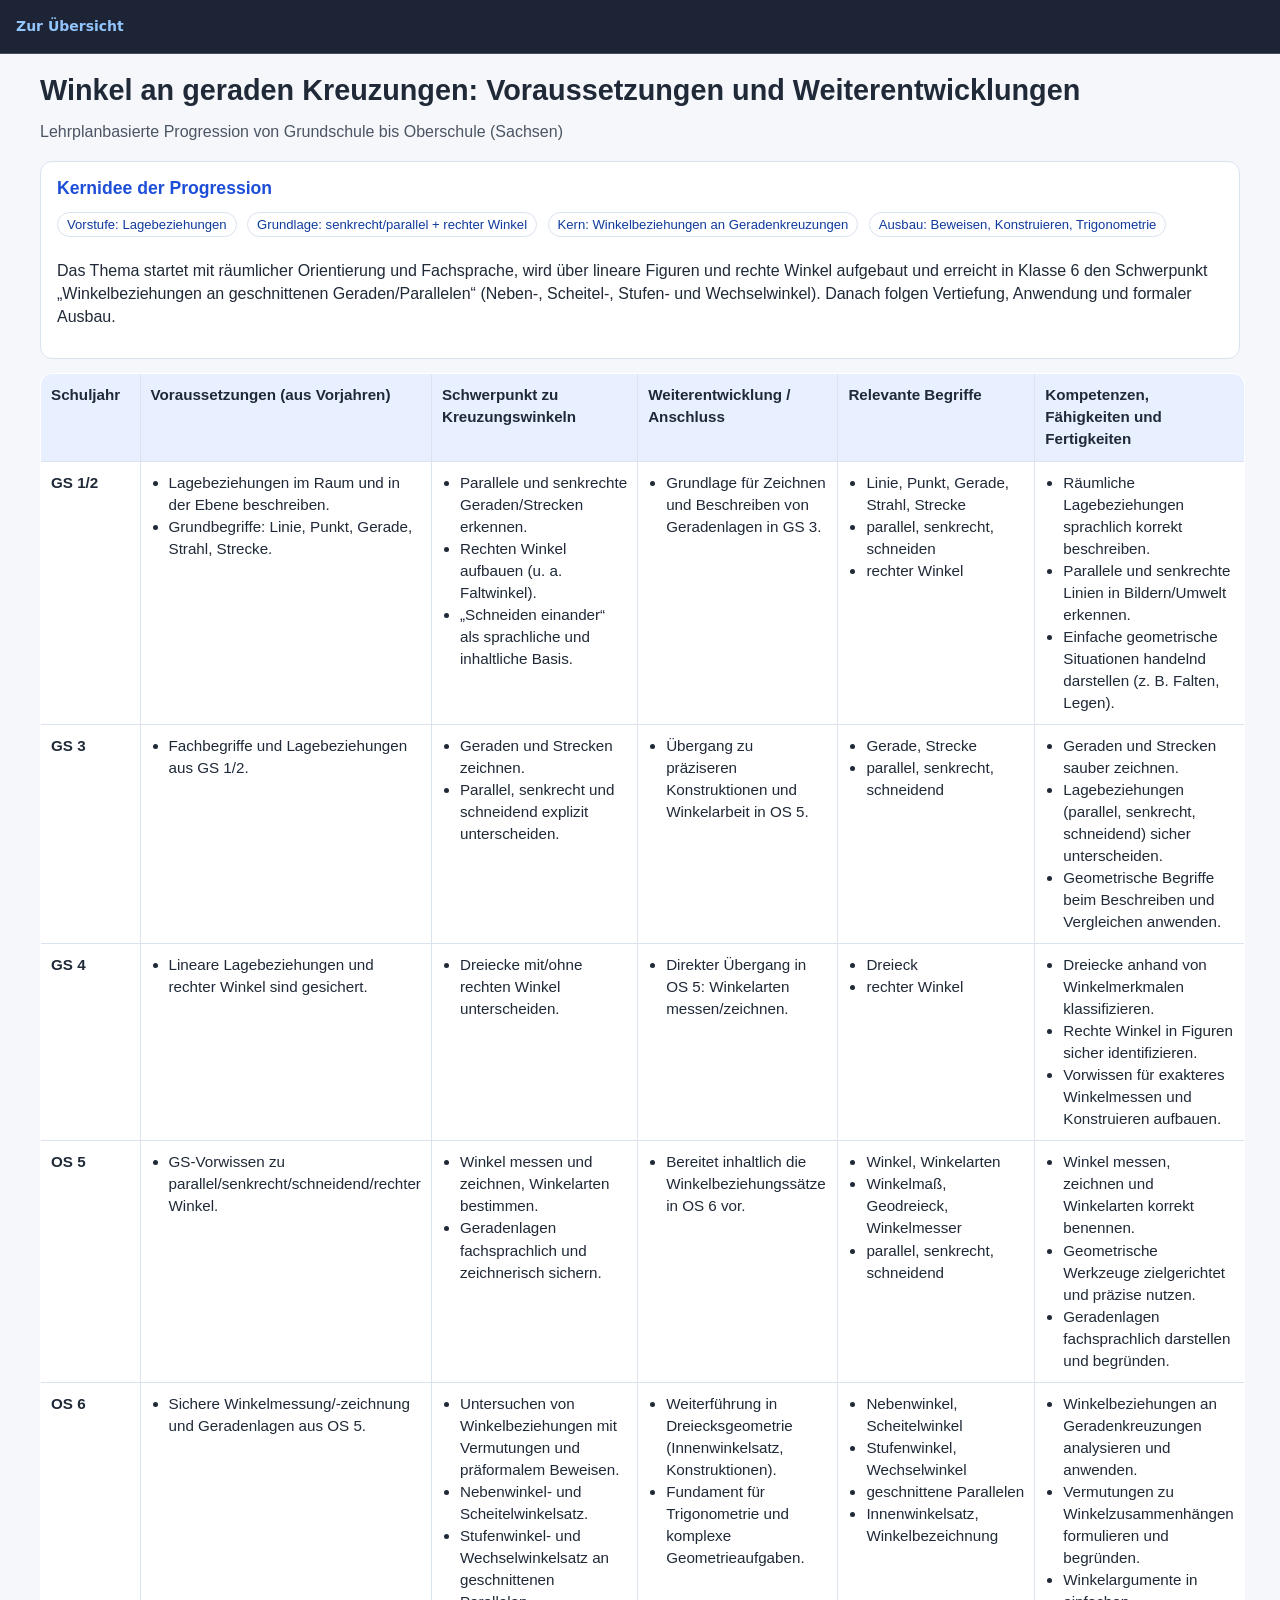
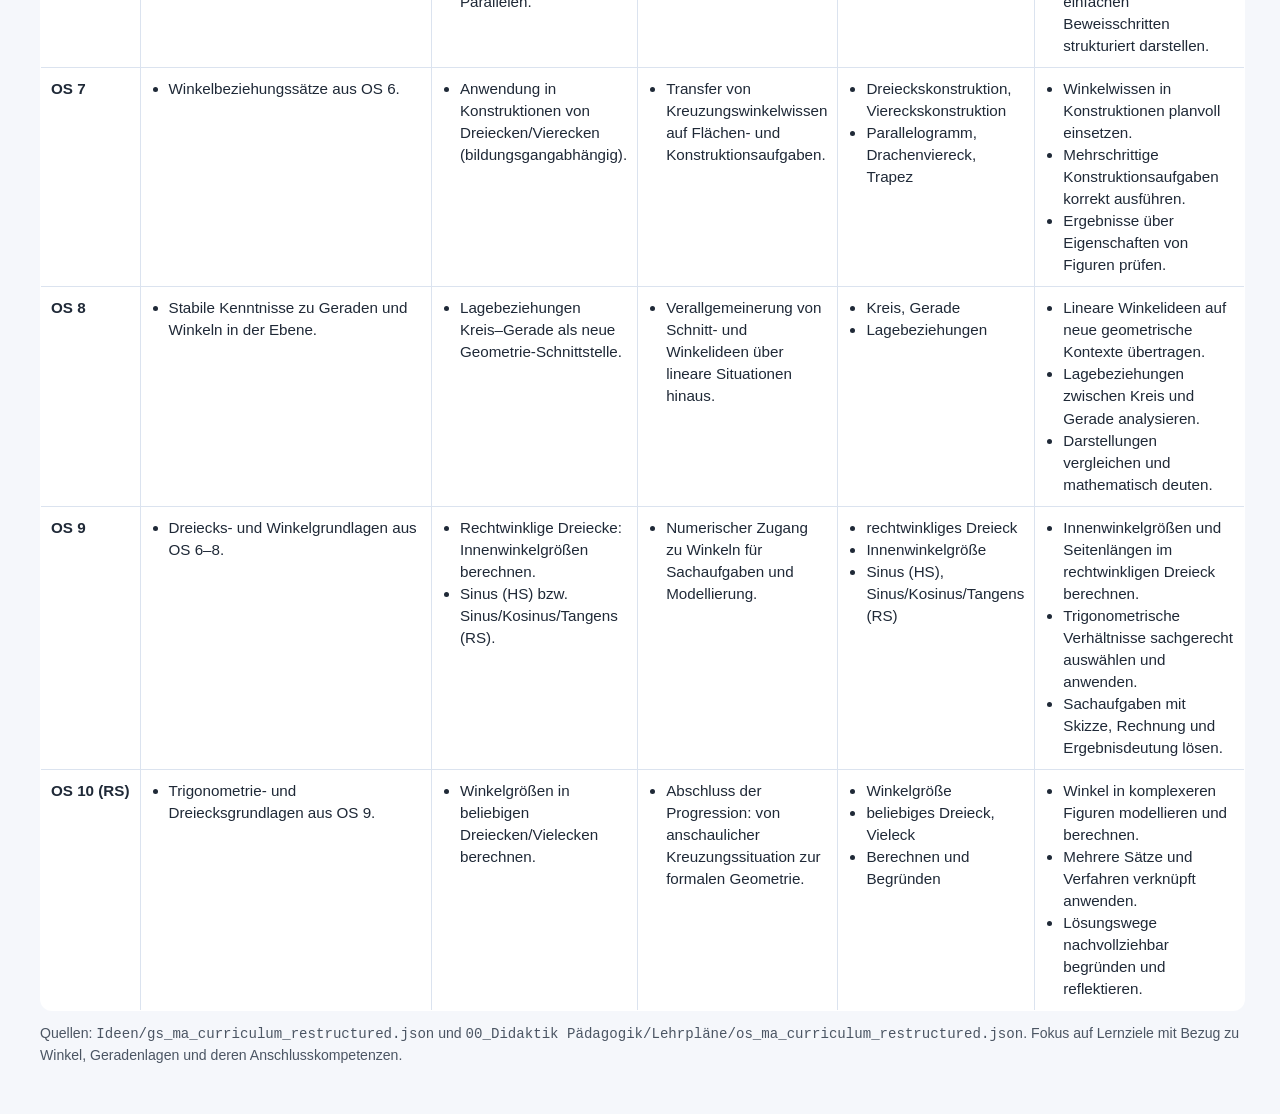
<file: winkel_gerade_kreuzungen_progression.html>
<!doctype html>
<html lang="de">
<head>
  <meta charset="utf-8">
  <meta name="viewport" content="width=device-width, initial-scale=1">
  <title>Progression: Winkel an geraden Kreuzungen (GS–OS)</title>
  <style>
    :root {
      --bg: #f5f7fb;
      --card: #ffffff;
      --text: #1f2937;
      --muted: #4b5563;
      --line: #dbe3ef;
      --accent: #1d4ed8;
      --soft: #e8efff;
    }
    body {
      margin: 0;
      font-family: "Segoe UI", "Helvetica Neue", Arial, sans-serif;
      background: var(--bg);
      color: var(--text);
      line-height: 1.45;
    }
    .wrap {
      max-width: 1200px;
      margin: 0 auto;
      padding: 28px 18px 36px;
    }
    h1 {
      margin: 0 0 8px;
      font-size: 1.8rem;
    }
    .subtitle {
      margin: 0 0 18px;
      color: var(--muted);
    }
    .card {
      background: var(--card);
      border: 1px solid var(--line);
      border-radius: 12px;
      padding: 14px 16px;
      margin-bottom: 14px;
    }
    .card h2 {
      margin: 0 0 10px;
      font-size: 1.1rem;
      color: var(--accent);
    }
    table {
      width: 100%;
      border-collapse: collapse;
      background: var(--card);
      border: 1px solid var(--line);
      border-radius: 12px;
      overflow: hidden;
    }
    th, td {
      border-bottom: 1px solid var(--line);
      border-right: 1px solid var(--line);
      vertical-align: top;
      padding: 10px;
      font-size: 0.95rem;
    }
    tr:last-child td {
      border-bottom: none;
    }
    th:last-child, td:last-child {
      border-right: none;
    }
    th {
      background: var(--soft);
      text-align: left;
      font-weight: 700;
    }
    .grade {
      white-space: nowrap;
      font-weight: 700;
    }
    ul {
      margin: 0;
      padding-left: 18px;
    }
    .foot {
      margin-top: 12px;
      color: var(--muted);
      font-size: 0.88rem;
    }
    .tag {
      display: inline-block;
      border: 1px solid var(--line);
      border-radius: 999px;
      padding: 2px 9px;
      margin-right: 6px;
      margin-bottom: 6px;
      background: #fff;
      font-size: 0.82rem;
      color: #0f3a9d;
    }
  </style>
<link rel="stylesheet" href="assets/style.css">
</head>
<body class="mst-page">
<nav class="mst-nav" aria-label="Hauptnavigation">
  <a href="index.html" class="mst-nav__link">Zur Übersicht</a>
</nav>
  <main class="wrap">
    <h1>Winkel an geraden Kreuzungen: Voraussetzungen und Weiterentwicklungen</h1>
    <p class="subtitle">Lehrplanbasierte Progression von Grundschule bis Oberschule (Sachsen)</p>

    <section class="card">
      <h2>Kernidee der Progression</h2>
      <span class="tag">Vorstufe: Lagebeziehungen</span>
      <span class="tag">Grundlage: senkrecht/parallel + rechter Winkel</span>
      <span class="tag">Kern: Winkelbeziehungen an Geradenkreuzungen</span>
      <span class="tag">Ausbau: Beweisen, Konstruieren, Trigonometrie</span>
      <p>
        Das Thema startet mit räumlicher Orientierung und Fachsprache, wird über lineare Figuren und rechte Winkel
        aufgebaut und erreicht in Klasse 6 den Schwerpunkt „Winkelbeziehungen an geschnittenen Geraden/Parallelen“
        (Neben-, Scheitel-, Stufen- und Wechselwinkel). Danach folgen Vertiefung, Anwendung und formaler Ausbau.
      </p>
    </section>

    <table>
      <thead>
        <tr>
          <th>Schuljahr</th>
          <th>Voraussetzungen (aus Vorjahren)</th>
          <th>Schwerpunkt zu Kreuzungswinkeln</th>
          <th>Weiterentwicklung / Anschluss</th>
          <th>Relevante Begriffe</th>
          <th>Kompetenzen, Fähigkeiten und Fertigkeiten</th>
        </tr>
      </thead>
      <tbody>
        <tr>
          <td class="grade">GS 1/2</td>
          <td>
            <ul>
              <li>Lagebeziehungen im Raum und in der Ebene beschreiben.</li>
              <li>Grundbegriffe: Linie, Punkt, Gerade, Strahl, Strecke.</li>
            </ul>
          </td>
          <td>
            <ul>
              <li>Parallele und senkrechte Geraden/Strecken erkennen.</li>
              <li>Rechten Winkel aufbauen (u. a. Faltwinkel).</li>
              <li>„Schneiden einander“ als sprachliche und inhaltliche Basis.</li>
            </ul>
          </td>
          <td>
            <ul>
              <li>Grundlage für Zeichnen und Beschreiben von Geradenlagen in GS 3.</li>
            </ul>
          </td>
          <td>
            <ul>
              <li>Linie, Punkt, Gerade, Strahl, Strecke</li>
              <li>parallel, senkrecht, schneiden</li>
              <li>rechter Winkel</li>
            </ul>
          </td>
          <td>
            <ul>
              <li>Räumliche Lagebeziehungen sprachlich korrekt beschreiben.</li>
              <li>Parallele und senkrechte Linien in Bildern/Umwelt erkennen.</li>
              <li>Einfache geometrische Situationen handelnd darstellen (z. B. Falten, Legen).</li>
            </ul>
          </td>
        </tr>
        <tr>
          <td class="grade">GS 3</td>
          <td>
            <ul>
              <li>Fachbegriffe und Lagebeziehungen aus GS 1/2.</li>
            </ul>
          </td>
          <td>
            <ul>
              <li>Geraden und Strecken zeichnen.</li>
              <li>Parallel, senkrecht und schneidend explizit unterscheiden.</li>
            </ul>
          </td>
          <td>
            <ul>
              <li>Übergang zu präziseren Konstruktionen und Winkelarbeit in OS 5.</li>
            </ul>
          </td>
          <td>
            <ul>
              <li>Gerade, Strecke</li>
              <li>parallel, senkrecht, schneidend</li>
            </ul>
          </td>
          <td>
            <ul>
              <li>Geraden und Strecken sauber zeichnen.</li>
              <li>Lagebeziehungen (parallel, senkrecht, schneidend) sicher unterscheiden.</li>
              <li>Geometrische Begriffe beim Beschreiben und Vergleichen anwenden.</li>
            </ul>
          </td>
        </tr>
        <tr>
          <td class="grade">GS 4</td>
          <td>
            <ul>
              <li>Lineare Lagebeziehungen und rechter Winkel sind gesichert.</li>
            </ul>
          </td>
          <td>
            <ul>
              <li>Dreiecke mit/ohne rechten Winkel unterscheiden.</li>
            </ul>
          </td>
          <td>
            <ul>
              <li>Direkter Übergang in OS 5: Winkelarten messen/zeichnen.</li>
            </ul>
          </td>
          <td>
            <ul>
              <li>Dreieck</li>
              <li>rechter Winkel</li>
            </ul>
          </td>
          <td>
            <ul>
              <li>Dreiecke anhand von Winkelmerkmalen klassifizieren.</li>
              <li>Rechte Winkel in Figuren sicher identifizieren.</li>
              <li>Vorwissen für exakteres Winkelmessen und Konstruieren aufbauen.</li>
            </ul>
          </td>
        </tr>
        <tr>
          <td class="grade">OS 5</td>
          <td>
            <ul>
              <li>GS-Vorwissen zu parallel/senkrecht/schneidend/rechter Winkel.</li>
            </ul>
          </td>
          <td>
            <ul>
              <li>Winkel messen und zeichnen, Winkelarten bestimmen.</li>
              <li>Geradenlagen fachsprachlich und zeichnerisch sichern.</li>
            </ul>
          </td>
          <td>
            <ul>
              <li>Bereitet inhaltlich die Winkelbeziehungssätze in OS 6 vor.</li>
            </ul>
          </td>
          <td>
            <ul>
              <li>Winkel, Winkelarten</li>
              <li>Winkelmaß, Geodreieck, Winkelmesser</li>
              <li>parallel, senkrecht, schneidend</li>
            </ul>
          </td>
          <td>
            <ul>
              <li>Winkel messen, zeichnen und Winkelarten korrekt benennen.</li>
              <li>Geometrische Werkzeuge zielgerichtet und präzise nutzen.</li>
              <li>Geradenlagen fachsprachlich darstellen und begründen.</li>
            </ul>
          </td>
        </tr>
        <tr>
          <td class="grade">OS 6</td>
          <td>
            <ul>
              <li>Sichere Winkelmessung/-zeichnung und Geradenlagen aus OS 5.</li>
            </ul>
          </td>
          <td>
            <ul>
              <li>Untersuchen von Winkelbeziehungen mit Vermutungen und präformalem Beweisen.</li>
              <li>Nebenwinkel- und Scheitelwinkelsatz.</li>
              <li>Stufenwinkel- und Wechselwinkelsatz an geschnittenen Parallelen.</li>
            </ul>
          </td>
          <td>
            <ul>
              <li>Weiterführung in Dreiecksgeometrie (Innenwinkelsatz, Konstruktionen).</li>
              <li>Fundament für Trigonometrie und komplexe Geometrieaufgaben.</li>
            </ul>
          </td>
          <td>
            <ul>
              <li>Nebenwinkel, Scheitelwinkel</li>
              <li>Stufenwinkel, Wechselwinkel</li>
              <li>geschnittene Parallelen</li>
              <li>Innenwinkelsatz, Winkelbezeichnung</li>
            </ul>
          </td>
          <td>
            <ul>
              <li>Winkelbeziehungen an Geradenkreuzungen analysieren und anwenden.</li>
              <li>Vermutungen zu Winkelzusammenhängen formulieren und begründen.</li>
              <li>Winkelargumente in einfachen Beweisschritten strukturiert darstellen.</li>
            </ul>
          </td>
        </tr>
        <tr>
          <td class="grade">OS 7</td>
          <td>
            <ul>
              <li>Winkelbeziehungssätze aus OS 6.</li>
            </ul>
          </td>
          <td>
            <ul>
              <li>Anwendung in Konstruktionen von Dreiecken/Vierecken (bildungsgangabhängig).</li>
            </ul>
          </td>
          <td>
            <ul>
              <li>Transfer von Kreuzungswinkelwissen auf Flächen- und Konstruktionsaufgaben.</li>
            </ul>
          </td>
          <td>
            <ul>
              <li>Dreieckskonstruktion, Viereckskonstruktion</li>
              <li>Parallelogramm, Drachenviereck, Trapez</li>
            </ul>
          </td>
          <td>
            <ul>
              <li>Winkelwissen in Konstruktionen planvoll einsetzen.</li>
              <li>Mehrschrittige Konstruktionsaufgaben korrekt ausführen.</li>
              <li>Ergebnisse über Eigenschaften von Figuren prüfen.</li>
            </ul>
          </td>
        </tr>
        <tr>
          <td class="grade">OS 8</td>
          <td>
            <ul>
              <li>Stabile Kenntnisse zu Geraden und Winkeln in der Ebene.</li>
            </ul>
          </td>
          <td>
            <ul>
              <li>Lagebeziehungen Kreis–Gerade als neue Geometrie-Schnittstelle.</li>
            </ul>
          </td>
          <td>
            <ul>
              <li>Verallgemeinerung von Schnitt- und Winkelideen über lineare Situationen hinaus.</li>
            </ul>
          </td>
          <td>
            <ul>
              <li>Kreis, Gerade</li>
              <li>Lagebeziehungen</li>
            </ul>
          </td>
          <td>
            <ul>
              <li>Lineare Winkelideen auf neue geometrische Kontexte übertragen.</li>
              <li>Lagebeziehungen zwischen Kreis und Gerade analysieren.</li>
              <li>Darstellungen vergleichen und mathematisch deuten.</li>
            </ul>
          </td>
        </tr>
        <tr>
          <td class="grade">OS 9</td>
          <td>
            <ul>
              <li>Dreiecks- und Winkelgrundlagen aus OS 6–8.</li>
            </ul>
          </td>
          <td>
            <ul>
              <li>Rechtwinklige Dreiecke: Innenwinkelgrößen berechnen.</li>
              <li>Sinus (HS) bzw. Sinus/Kosinus/Tangens (RS).</li>
            </ul>
          </td>
          <td>
            <ul>
              <li>Numerischer Zugang zu Winkeln für Sachaufgaben und Modellierung.</li>
            </ul>
          </td>
          <td>
            <ul>
              <li>rechtwinkliges Dreieck</li>
              <li>Innenwinkelgröße</li>
              <li>Sinus (HS), Sinus/Kosinus/Tangens (RS)</li>
            </ul>
          </td>
          <td>
            <ul>
              <li>Innenwinkelgrößen und Seitenlängen im rechtwinkligen Dreieck berechnen.</li>
              <li>Trigonometrische Verhältnisse sachgerecht auswählen und anwenden.</li>
              <li>Sachaufgaben mit Skizze, Rechnung und Ergebnisdeutung lösen.</li>
            </ul>
          </td>
        </tr>
        <tr>
          <td class="grade">OS 10 (RS)</td>
          <td>
            <ul>
              <li>Trigonometrie- und Dreiecksgrundlagen aus OS 9.</li>
            </ul>
          </td>
          <td>
            <ul>
              <li>Winkelgrößen in beliebigen Dreiecken/Vielecken berechnen.</li>
            </ul>
          </td>
          <td>
            <ul>
              <li>Abschluss der Progression: von anschaulicher Kreuzungssituation zur formalen Geometrie.</li>
            </ul>
          </td>
          <td>
            <ul>
              <li>Winkelgröße</li>
              <li>beliebiges Dreieck, Vieleck</li>
              <li>Berechnen und Begründen</li>
            </ul>
          </td>
          <td>
            <ul>
              <li>Winkel in komplexeren Figuren modellieren und berechnen.</li>
              <li>Mehrere Sätze und Verfahren verknüpft anwenden.</li>
              <li>Lösungswege nachvollziehbar begründen und reflektieren.</li>
            </ul>
          </td>
        </tr>
      </tbody>
    </table>

    <p class="foot">
      Quellen: <code>Ideen/gs_ma_curriculum_restructured.json</code> und
      <code>00_Didaktik Pädagogik/Lehrpläne/os_ma_curriculum_restructured.json</code>.
      Fokus auf Lernziele mit Bezug zu Winkel, Geradenlagen und deren Anschlusskompetenzen.
    </p>
  </main>
</body>
</html>
</file>
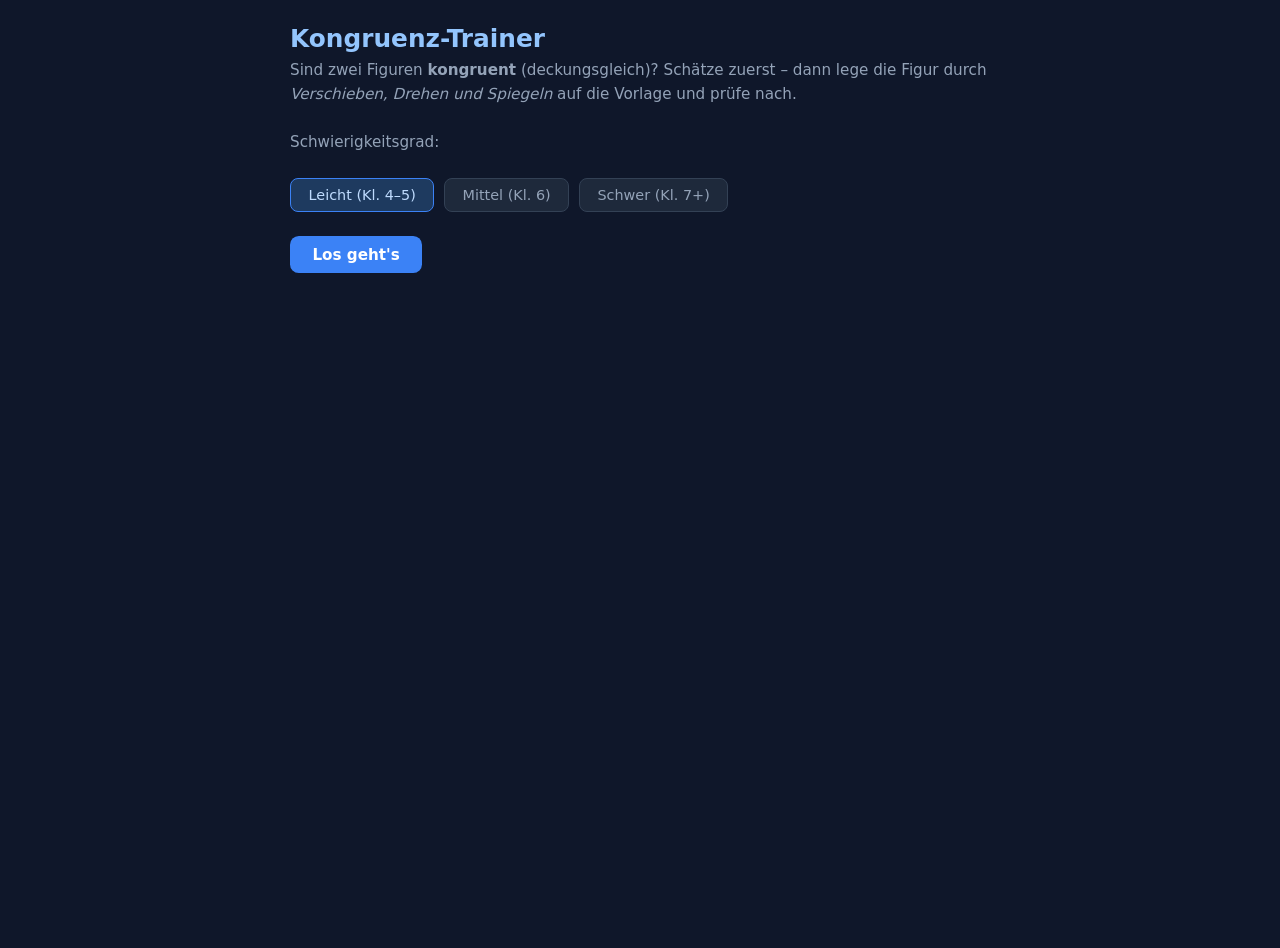
<file: scorm/kongruenz_trainer/kongruenz_trainer.html>
<!DOCTYPE html>
<html lang="de">
<head>
  <meta charset="UTF-8">
  <meta name="viewport" content="width=device-width, initial-scale=1.0">
  <title>Kongruenz-Trainer</title>
  <link rel="stylesheet" href="assets/style.css">
  <style>
    body.mst-page {
      margin: 0;
      min-height: 100vh;
      font-family: system-ui, -apple-system, "Segoe UI", Roboto, sans-serif;
      background: #0f172a;
      color: #e2e8f0;
      display: flex;
      flex-direction: column;
      align-items: center;
      padding: 0 1rem 2rem;
      padding-top: max(1rem, calc(0.5rem + env(safe-area-inset-top)));
    }
    .container {
      width: min(700px, 100%);
    }

    /* ── Setup ── */
    #panel-setup { padding-top: 0.5rem; }
    #panel-setup h1 {
      font-size: 1.55rem; font-weight: 700; color: #93c5fd; margin: 0 0 0.4rem;
    }
    #panel-setup p {
      color: #94a3b8; font-size: 0.95rem; line-height: 1.55; margin: 0 0 1.5rem;
    }
    .diff-row {
      display: flex; gap: 0.6rem; flex-wrap: wrap; margin-bottom: 1.5rem;
    }
    .btn-diff {
      padding: 0.5rem 1.1rem; border-radius: 0.5rem; border: 1.5px solid #334155;
      background: #1e293b; color: #94a3b8; font-size: 0.9rem; cursor: pointer;
      font-family: inherit; transition: all 0.15s;
    }
    .btn-diff.active, .btn-diff:hover {
      border-color: #3b82f6; background: #1e3a5f; color: #bfdbfe;
    }

    /* ── Buttons ── */
    .btn {
      padding: 0.6rem 1.4rem; border-radius: 0.55rem; border: none;
      font-family: inherit; font-size: 0.95rem; font-weight: 600;
      cursor: pointer; transition: filter 0.15s, transform 0.1s;
    }
    .btn:active { transform: scale(0.97); }
    .btn-primary { background: #3b82f6; color: #fff; }
    .btn-primary:hover { filter: brightness(1.15); }
    .btn-yes { background: #16a34a; color: #fff; padding: 0.7rem 1.6rem; border-radius: 0.55rem; border: none; font-family: inherit; font-size: 1rem; font-weight: 600; cursor: pointer; transition: filter 0.15s; }
    .btn-yes:hover { filter: brightness(1.15); }
    .btn-no  { background: #dc2626; color: #fff; padding: 0.7rem 1.6rem; border-radius: 0.55rem; border: none; font-family: inherit; font-size: 1rem; font-weight: 600; cursor: pointer; transition: filter 0.15s; }
    .btn-no:hover  { filter: brightness(1.15); }

    /* ── Guess panel ── */
    .question {
      font-size: 1.1rem; margin: 0 0 1rem; color: #e2e8f0; line-height: 1.45;
    }
    .question strong { color: #93c5fd; }
    .canvases-row {
      display: flex; gap: 1rem; justify-content: center; margin-bottom: 1.2rem;
    }
    .canvas-wrap {
      display: flex; flex-direction: column; align-items: center; gap: 0.4rem;
    }
    .canvas-wrap canvas {
      border-radius: 0.5rem; border: 1.5px solid #334155; background: #0f172a;
      display: block;
    }
    .canvas-wrap .lbl {
      font-size: 0.8rem; color: #64748b; font-weight: 600;
    }
    .guess-btns {
      display: flex; gap: 1rem; justify-content: center; flex-wrap: wrap;
    }

    /* ── Verify panel ── */
    .instruction {
      font-size: 0.98rem; margin: 0 0 0.6rem; color: #94a3b8; min-height: 1.5em;
    }
    #verify-canvas-wrap {
      width: 100%; position: relative; margin-bottom: 0.9rem;
    }
    #cvs-verify {
      display: block; width: 100%; border-radius: 0.6rem;
      border: 1.5px solid #334155; background: #0f172a;
      touch-action: none; cursor: grab; user-select: none;
    }
    #cvs-verify:active { cursor: grabbing; }
    .controls { display: flex; flex-direction: column; gap: 0.55rem; }
    .ctrl-row {
      display: flex; align-items: center; gap: 0.45rem; flex-wrap: wrap;
    }
    .ctrl-lbl { font-size: 0.8rem; color: #64748b; min-width: 3.5rem; }
    .btn-sm {
      padding: 0.35rem 0.65rem; border-radius: 0.4rem; border: 1px solid #334155;
      background: #1e293b; color: #94a3b8; font-size: 0.82rem; cursor: pointer;
      font-family: inherit; transition: background 0.12s, color 0.12s;
      white-space: nowrap;
    }
    .btn-sm:hover { background: #273449; color: #e2e8f0; }
    .btn-sm:active { transform: scale(0.95); }
    input[type=range] {
      flex: 1; min-width: 80px; accent-color: #3b82f6;
      cursor: pointer;
    }
    .ctrl-row .btn { align-self: center; }

    /* hidden attribute must win over display:flex */
    [hidden] { display: none !important; }

    /* ── Feedback panel ── */
    #panel-feedback {
      display: flex; flex-direction: column; align-items: center;
      gap: 0.75rem; padding-top: 1rem; text-align: center;
    }
    .feedback-icon {
      font-size: 3rem; line-height: 1;
      width: 4.5rem; height: 4.5rem; border-radius: 50%;
      display: flex; align-items: center; justify-content: center;
    }
    .feedback-icon.correct { background: rgba(34,197,94,0.15); color: #22c55e; }
    .feedback-icon.wrong   { background: rgba(239,68,68,0.15);  color: #ef4444; }
    .feedback-msg { font-size: 1.3rem; font-weight: 700; margin: 0; }
    .feedback-sub { font-size: 0.95rem; color: #94a3b8; margin: 0; }
    .score-display { font-size: 1rem; color: #64748b; margin: 0; }
    .score-dots { display: flex; gap: 0.35rem; justify-content: center; flex-wrap: wrap; }
    .score-dot { font-size: 1.1rem; }
    .score-dot.ok   { color: #22c55e; }
    .score-dot.fail { color: #ef4444; }
  </style>
</head>
<body class="mst-page">

  <div class="container">

    <!-- ── Setup ── -->
    <div id="panel-setup">
      <h1>Kongruenz-Trainer</h1>
      <p>Sind zwei Figuren <strong>kongruent</strong> (deckungsgleich)? Schätze zuerst – dann lege die Figur durch <em>Verschieben, Drehen und Spiegeln</em> auf die Vorlage und prüfe nach.</p>
      <p>Schwierigkeitsgrad:</p>
      <div class="diff-row">
        <button class="btn-diff active" data-diff="easy">Leicht (Kl. 4–5)</button>
        <button class="btn-diff" data-diff="medium">Mittel (Kl. 6)</button>
        <button class="btn-diff" data-diff="hard">Schwer (Kl. 7+)</button>
      </div>
      <button class="btn btn-primary" id="btn-start">Los geht's</button>
    </div>

    <!-- ── Guess ── -->
    <div id="panel-guess" hidden>
      <p class="question">Sind diese Figuren <strong>kongruent</strong> (deckungsgleich)?</p>
      <div class="canvases-row">
        <div class="canvas-wrap">
          <canvas id="cvs-a"></canvas>
          <span class="lbl">Figur A</span>
        </div>
        <div class="canvas-wrap">
          <canvas id="cvs-b"></canvas>
          <span class="lbl">Figur B</span>
        </div>
      </div>
      <div class="guess-btns">
        <button class="btn-yes" id="btn-yes">Ja, kongruent</button>
        <button class="btn-no"  id="btn-no">Nein, verschieden</button>
      </div>
    </div>

    <!-- ── Verify ── -->
    <div id="panel-verify" hidden>
      <p class="instruction" id="verify-hint">Lege die <span style="color:#f97316">orange</span> Figur auf die <span style="color:#60a5fa">blaue</span> Vorlage!</p>
      <div id="verify-canvas-wrap">
        <canvas id="cvs-verify"></canvas>
      </div>
      <div class="controls">
        <div class="ctrl-row">
          <span class="ctrl-lbl">Drehen</span>
          <button class="btn-sm" id="btn-rot-n15">−15°</button>
          <button class="btn-sm" id="btn-rot-n1">−1°</button>
          <input type="range" id="rot-slider" min="0" max="359" value="0" step="1">
          <button class="btn-sm" id="btn-rot-p1">+1°</button>
          <button class="btn-sm" id="btn-rot-p15">+15°</button>
        </div>
        <div class="ctrl-row">
          <span class="ctrl-lbl">Spiegeln</span>
          <button class="btn-sm" id="btn-flip-h">⇄ Horizontal</button>
          <button class="btn-sm" id="btn-flip-v">⇅ Vertikal</button>
          <button class="btn-sm" id="btn-reset-mov">↺ Zurücksetzen</button>
        </div>
        <div class="ctrl-row" style="padding-top:0.3rem">
          <button class="btn btn-primary" id="btn-evaluate">Auswerten</button>
        </div>
      </div>
    </div>

    <!-- ── Feedback ── -->
    <div id="panel-feedback" hidden>
      <div class="feedback-icon" id="fb-icon"></div>
      <p class="feedback-msg" id="fb-msg"></p>
      <p class="feedback-sub" id="fb-sub"></p>
      <p class="score-display" id="fb-score"></p>
      <div class="score-dots" id="fb-dots"></div>
      <button class="btn btn-primary" id="btn-next" style="margin-top:0.5rem">Nächste Aufgabe</button>
    </div>

  </div><!-- /.container -->

  <script>
  (function () {
  'use strict';

  // ── SCORM 1.2 (z. B. Moodle mod_scorm) ───────────────────────────────────
  const SCORM_MAX_SCORE = 8;
  const scorm = { API: null, initialized: false, finished: false };

  function findSCORMAPI(win) {
    let d = 0;
    const maxD = 32;
    while (win && d < maxD) {
      if (win.API) return win.API;
      if (win.parent && win.parent !== win) { win = win.parent; d++; continue; }
      break;
    }
    return null;
  }

  function getSCORMAPI() {
    let api = findSCORMAPI(window);
    if (!api && window.opener) api = findSCORMAPI(window.opener);
    return api;
  }

  function scormInitialize() {
    scorm.API = getSCORMAPI();
    if (!scorm.API) return false;
    if (scorm.API.LMSInitialize('') !== 'true') return false;
    scorm.initialized = true;
    scorm.API.LMSSetValue('cmi.core.lesson_status', 'incomplete');
    scorm.API.LMSSetValue('cmi.core.score.min', '0');
    scorm.API.LMSSetValue('cmi.core.score.max', String(SCORM_MAX_SCORE));
    scorm.API.LMSSetValue('cmi.core.score.raw', '0');
    scorm.API.LMSCommit('');
    return true;
  }

  function scormAfterRound(roundIndex0, guessed, actualCongruent, correct) {
    if (!scorm.API || !scorm.initialized) return;
    const pre = 'cmi.interactions.' + roundIndex0 + '.';
    scorm.API.LMSSetValue(pre + 'id', 'round_' + (roundIndex0 + 1));
    scorm.API.LMSSetValue(pre + 'type', 'true-false');
    scorm.API.LMSSetValue(pre + 'student_response', guessed ? 't' : 'f');
    scorm.API.LMSSetValue(pre + 'correct_responses.0.pattern', actualCongruent ? 't' : 'f');
    scorm.API.LMSSetValue(pre + 'result', correct ? 'correct' : 'wrong');
    const raw = String(game.scores.filter(s => s.correct).length);
    scorm.API.LMSSetValue('cmi.core.score.raw', raw);
    scorm.API.LMSCommit('');
  }

  function scormCompleteSession() {
    if (!scorm.API || !scorm.initialized || scorm.finished) return;
    const ok = game.scores.filter(s => s.correct).length;
    scorm.API.LMSSetValue('cmi.core.score.raw', String(ok));
    scorm.API.LMSSetValue('cmi.core.lesson_status', 'completed');
    scorm.API.LMSSetValue('cmi.core.exit', 'normal');
    scorm.API.LMSCommit('');
    scorm.API.LMSFinish('');
    scorm.finished = true;
  }

  function scormCommitPartial() {
    if (!scorm.API || !scorm.initialized || scorm.finished) return;
    const ok = game.scores.filter(s => s.correct).length;
    scorm.API.LMSSetValue('cmi.core.score.raw', String(ok));
    scorm.API.LMSCommit('');
  }

  // ── Integer vertex transforms (preserve grid coords) ─────────────────────
  function rot90(verts) {
    const maxY = Math.max(...verts.map(v => v[1]));
    return verts.map(([x, y]) => [-y + maxY, x]);
  }
  function flipH(verts) {
    const maxX = Math.max(...verts.map(v => v[0]));
    return verts.map(([x, y]) => [maxX - x, y]);
  }

  // ── Shape generators (output: integer vertex arrays) ──────────────────────
  function shapeRect(w, h) {
    return [[0,0],[w,0],[w,h],[0,h]];
  }
  function shapeTriangle(w, h) {
    return [[0,0],[w,0],[0,h]];
  }
  function shapeLform(mW, mH, cW, cH) {
    // mW×mH with cW×cH notch cut from top-right corner
    return [[0,0],[mW,0],[mW,mH-cH],[mW-cW,mH-cH],[mW-cW,mH],[0,mH]];
  }
  function shapeStairs(steps, sw, sh) {
    const v = [];
    for (let s = 0; s < steps; s++) {
      v.push([s*sw, s*sh]);
      v.push([(s+1)*sw, s*sh]);
    }
    v.push([steps*sw, steps*sh]);
    v.push([0, steps*sh]);
    return v;
  }
  function shapeHouse(w, wallH, roofH) {
    const mid = Math.floor(w / 2);
    return [[0,roofH],[mid,0],[w,roofH],[w,roofH+wallH],[0,roofH+wallH]];
  }
  function shapeTform(barW, barH, stemW, stemH) {
    const sx = Math.floor((barW - stemW) / 2);
    return [
      [0,0],[barW,0],[barW,barH],
      [sx+stemW,barH],[sx+stemW,barH+stemH],
      [sx,barH+stemH],[sx,barH],[0,barH]
    ];
  }

  // ── Random helpers ─────────────────────────────────────────────────────────
  function ri(min, max) { return Math.floor(Math.random() * (max - min + 1)) + min; }
  function pick(arr)    { return arr[Math.floor(Math.random() * arr.length)]; }

  // ── Build one shape from type + difficulty ─────────────────────────────────
  function buildShape(type, diff) {
    const lo = diff === 'easy' ? 2 : 3;
    const hi = diff === 'easy' ? 4 : diff === 'medium' ? 6 : 7;
    switch (type) {
      case 'rect':     return shapeRect(ri(lo,hi), ri(lo,hi));
      case 'triangle': return shapeTriangle(ri(lo,hi), ri(lo,hi));
      case 'L': {
        const mW = ri(lo+1,hi), mH = ri(lo+1,hi);
        return shapeLform(mW, mH, ri(1, Math.max(1,Math.floor(mW/2))), ri(1, Math.max(1,Math.floor(mH/2))));
      }
      case 'stairs': {
        const steps = ri(2, Math.min(3, hi-1));
        return shapeStairs(steps, ri(1,2), ri(1,2));
      }
      case 'house': {
        const w = ri(lo,hi) * 2;
        return shapeHouse(w, ri(lo-1, hi-1), ri(1, Math.floor(w/2)));
      }
      case 'T': {
        const bW = ri(lo+2, hi+1);
        const sW = ri(1, Math.max(1, Math.floor(bW/2)));
        return shapeTform(bW, ri(1,2), sW, ri(lo-1, hi-1));
      }
    }
  }

  // Sorted bounding-box size — congruent shapes have the same value
  function sortedSize(v) {
    const b = bbox(v);
    const s = [b.x1-b.x0, b.y1-b.y0].sort((a,b)=>a-b);
    return s[0] * 1000 + s[1];
  }

  // Build a shape that is NOT congruent to `ref` (different sorted bbox)
  function buildDifferent(type, diff, ref) {
    const minDiff = diff === 'hard' ? 1 : 2;
    const refKey  = sortedSize(ref);
    for (let i = 0; i < 30; i++) {
      const cand = buildShape(type, diff);
      if (cand.length !== ref.length) return cand; // different vertex count → different type
      const b1 = bbox(ref), b2 = bbox(cand);
      const d1 = Math.abs((b1.x1-b1.x0)-(b2.x1-b2.x0));
      const d2 = Math.abs((b1.y1-b1.y0)-(b2.y1-b2.y0));
      if (d1 >= minDiff || d2 >= minDiff) return cand;
    }
    // Fallback: clearly different shape type
    return diff === 'easy'
      ? shapeRect(ri(2,4), ri(2,4))
      : shapeTriangle(ri(3,6), ri(3,6));
  }

  // ── Generate a random pair ─────────────────────────────────────────────────
  function generateRandomPair(diff) {
    const pool = diff === 'easy'   ? ['rect','triangle','L'] :
                 diff === 'medium' ? ['rect','triangle','L','stairs','house'] :
                                     ['rect','triangle','L','stairs','house','T'];
    const type       = pick(pool);
    const isCongruent = Math.random() < 0.5;
    const a = buildShape(type, diff);

    let b;
    if (isCongruent) {
      const steps = ri(1, 3);
      b = a.map(v => [...v]);
      for (let i = 0; i < steps; i++) b = rot90(b);
      if (Math.random() < 0.5) b = flipH(b);
    } else {
      b = buildDifferent(type, diff, a);
    }
    return { congruent: isCongruent, a, b };
  }

  // ── Constants / state ─────────────────────────────────────────────────────
  const TOTAL_ROUNDS = 8;
  let CELL = 40;
  const TOL_FACTOR = 0.42;

  let game = {
    diff: 'easy',
    pairs: [],
    idx: 0,
    scores: [],
    userGuess: null
  };

  let tpl = { verts: [], cx: 0, cy: 0 };    // template (fixed)
  let mov = {                                 // movable shape
    verts: [], cx: 0, cy: 0,
    angle: 0, flipH: false, flipV: false
  };
  let movHome = { cx: 0, cy: 0 };            // initial movable position

  let cvs, ctx, canvasW, canvasH;
  let drag = { on: false, px: 0, py: 0, cx0: 0, cy0: 0 };
  let matched = false;
  let snapping = false;

  // ── Math helpers ──────────────────────────────────────────────────────────
  function centroid(v) {
    return [
      v.reduce((s, p) => s + p[0], 0) / v.length,
      v.reduce((s, p) => s + p[1], 0) / v.length
    ];
  }

  function bbox(v) {
    const xs = v.map(p => p[0]), ys = v.map(p => p[1]);
    return { x0: Math.min(...xs), x1: Math.max(...xs), y0: Math.min(...ys), y1: Math.max(...ys) };
  }

  function d2(a, b) { return (a[0]-b[0])**2 + (a[1]-b[1])**2; }

  function shuffle(a) {
    const r = [...a];
    for (let i = r.length - 1; i > 0; i--) {
      const j = Math.floor(Math.random() * (i + 1));
      [r[i], r[j]] = [r[j], r[i]];
    }
    return r;
  }

  // ── World vertices ────────────────────────────────────────────────────────
  // Returns canvas-pixel vertices after all transforms.
  function worldVerts(verts, cx, cy, angle, flipH, flipV) {
    const [gcx, gcy] = centroid(verts);
    const cos = Math.cos(angle), sin = Math.sin(angle);
    return verts.map(([gx, gy]) => {
      let dx = (gx - gcx) * CELL;
      let dy = (gy - gcy) * CELL;
      if (flipH) dx = -dx;
      if (flipV) dy = -dy;
      return [cx + dx * cos - dy * sin, cy + dx * sin + dy * cos];
    });
  }

  function tplVerts() {
    const [gcx, gcy] = centroid(tpl.verts);
    return tpl.verts.map(([gx, gy]) => [
      tpl.cx + (gx - gcx) * CELL,
      tpl.cy + (gy - gcy) * CELL
    ]);
  }

  function movVerts() {
    return worldVerts(mov.verts, mov.cx, mov.cy, mov.angle, mov.flipH, mov.flipV);
  }

  // ── Hit test ─────────────────────────────────────────────────────────────
  function inPoly(px, py, verts) {
    let inside = false;
    for (let i = 0, j = verts.length - 1; i < verts.length; j = i++) {
      const xi = verts[i][0], yi = verts[i][1];
      const xj = verts[j][0], yj = verts[j][1];
      if (((yi > py) !== (yj > py)) &&
          (px < (xj - xi) * (py - yi) / (yj - yi) + xi)) {
        inside = !inside;
      }
    }
    return inside;
  }

  // ── Congruence check ──────────────────────────────────────────────────────
  function isCongruent() {
    const va = tplVerts(), vb = movVerts();
    if (va.length !== vb.length) return false;
    const t2 = (CELL * TOL_FACTOR) ** 2;
    return cycleMatch(va, vb, t2) || cycleMatch(va, [...vb].reverse(), t2);
  }

  function cycleMatch(a, b, t2) {
    const n = a.length;
    for (let off = 0; off < n; off++) {
      let ok = true;
      for (let i = 0; i < n; i++) {
        if (d2(a[i], b[(i + off) % n]) > t2) { ok = false; break; }
      }
      if (ok) return true;
    }
    return false;
  }

  // ── Drawing ───────────────────────────────────────────────────────────────
  function drawGrid() {
    ctx.save();
    ctx.strokeStyle = '#1a3050';
    ctx.lineWidth = 0.5;
    for (let x = 0; x <= canvasW; x += CELL) {
      ctx.beginPath(); ctx.moveTo(x, 0); ctx.lineTo(x, canvasH); ctx.stroke();
    }
    for (let y = 0; y <= canvasH; y += CELL) {
      ctx.beginPath(); ctx.moveTo(0, y); ctx.lineTo(canvasW, y); ctx.stroke();
    }
    ctx.restore();
  }

  function drawPoly(verts, fill, stroke, lw, dash) {
    if (!verts.length) return;
    ctx.save();
    ctx.beginPath();
    ctx.moveTo(verts[0][0], verts[0][1]);
    for (let i = 1; i < verts.length; i++) ctx.lineTo(verts[i][0], verts[i][1]);
    ctx.closePath();
    ctx.fillStyle = fill;
    ctx.fill();
    ctx.strokeStyle = stroke;
    ctx.lineWidth = lw;
    if (dash) ctx.setLineDash(dash);
    ctx.stroke();
    ctx.restore();
  }

  function drawScene(forceMatch) {
    ctx.clearRect(0, 0, canvasW, canvasH);
    drawGrid();

    // Divider
    ctx.save();
    ctx.strokeStyle = '#2d4a6a';
    ctx.lineWidth = 1;
    ctx.setLineDash([5, 5]);
    ctx.beginPath();
    ctx.moveTo(canvasW / 2, 0);
    ctx.lineTo(canvasW / 2, canvasH);
    ctx.stroke();
    ctx.restore();

    // Labels
    ctx.save();
    ctx.font = 'bold 11px system-ui';
    ctx.fillStyle = '#475569';
    ctx.textAlign = 'center';
    ctx.fillText('VORLAGE', canvasW * 0.25, 14);
    ctx.fillText('DEINE FIGUR', canvasW * 0.75, 14);
    ctx.restore();

    // Template (blue, dashed)
    drawPoly(tplVerts(),
      'rgba(59,130,246,0.12)', '#3b82f6', 2.5, [7, 4]);

    // Movable
    const ok = forceMatch || (matched && !snapping) || isCongruent();
    drawPoly(movVerts(),
      ok ? 'rgba(34,197,94,0.35)' : 'rgba(249,115,22,0.35)',
      ok ? '#22c55e' : '#f97316',
      2.5, null);
  }

  // ── Snap animation ────────────────────────────────────────────────────────
  function snapAnim() {
    snapping = true;
    const sx = mov.cx, sy = mov.cy;
    const tx = tpl.cx,  ty = tpl.cy;
    const t0 = performance.now();
    function step(now) {
      const t = Math.min((now - t0) / 320, 1);
      const e = 1 - (1 - t) * (1 - t);
      mov.cx = sx + (tx - sx) * e;
      mov.cy = sy + (ty - sy) * e;
      drawScene(true);
      if (t < 1) {
        requestAnimationFrame(step);
      } else {
        mov.cx = tx; mov.cy = ty;
        matched = true; snapping = false;
        drawScene(true);
        const hint = document.getElementById('verify-hint');
        hint.innerHTML = '✓ Deckungsgleich! Du kannst jetzt auswerten.';
        hint.style.color = '#22c55e';
      }
    }
    requestAnimationFrame(step);
  }

  // ── Canvas events ─────────────────────────────────────────────────────────
  function canvasXY(e) {
    const r = cvs.getBoundingClientRect();
    return [
      (e.clientX - r.left) * (canvasW / r.width),
      (e.clientY - r.top)  * (canvasH / r.height)
    ];
  }

  function onDown(e) {
    if (matched || snapping) return;
    const [px, py] = canvasXY(e);
    if (inPoly(px, py, movVerts())) {
      drag.on = true;
      drag.px = px; drag.py = py;
      drag.cx0 = mov.cx; drag.cy0 = mov.cy;
      cvs.setPointerCapture(e.pointerId);
      e.preventDefault();
    }
  }

  function onMove(e) {
    if (!drag.on) return;
    const [px, py] = canvasXY(e);
    mov.cx = drag.cx0 + (px - drag.px);
    mov.cy = drag.cy0 + (py - drag.py);
    drawScene(false);
    e.preventDefault();
  }

  function onUp() {
    if (!drag.on) return;
    drag.on = false;
    if (!matched && isCongruent()) snapAnim();
    else drawScene(false);
  }

  // ── Rotation helpers ──────────────────────────────────────────────────────
  function setAngle(rad) {
    mov.angle = rad;
    document.getElementById('rot-slider').value =
      Math.round(((rad * 180 / Math.PI) % 360 + 360) % 360);
    if (!matched && isCongruent()) snapAnim(); else drawScene(false);
  }

  function nudgeAngle(deg) { setAngle(mov.angle + deg * Math.PI / 180); }

  // ── Canvas resize ─────────────────────────────────────────────────────────
  function resizeVerify() {
    const wrap = document.getElementById('verify-canvas-wrap');
    const dpr  = window.devicePixelRatio || 1;
    const W = Math.min(wrap.clientWidth, 700);
    const H = Math.min(Math.round(W * 0.56), 380);
    canvasW = W; canvasH = H;
    CELL = Math.floor(Math.min(W * 0.43, H * 0.82) / 8);
    cvs.width  = Math.round(W * dpr);
    cvs.height = Math.round(H * dpr);
    cvs.style.width  = W + 'px';
    cvs.style.height = H + 'px';
    ctx = cvs.getContext('2d');
    ctx.setTransform(dpr, 0, 0, dpr, 0, 0);
  }

  // ── Small preview canvases (guess phase) ──────────────────────────────────
  function drawPreview(canvas, verts, angle, flipH) {
    const W = 160, H = 160;
    canvas.width = W; canvas.height = H;
    canvas.style.width = W + 'px'; canvas.style.height = H + 'px';

    const ctx2 = canvas.getContext('2d');
    ctx2.setTransform(1, 0, 0, 1, 0, 0);
    ctx2.clearRect(0, 0, W, H);

    // Auto-scale cell based on shape extents
    const bb = bbox(verts);
    const sw = bb.x1 - bb.x0, sh = bb.y1 - bb.y0;
    const diag = Math.sqrt(sw * sw + sh * sh) || 1;
    const cellPx = Math.floor(Math.min(W, H) * 0.62 / diag);

    // Grid
    ctx2.strokeStyle = '#1a3050';
    ctx2.lineWidth = 0.5;
    for (let x = 0; x < W; x += cellPx) {
      ctx2.beginPath(); ctx2.moveTo(x, 0); ctx2.lineTo(x, H); ctx2.stroke();
    }
    for (let y = 0; y < H; y += cellPx) {
      ctx2.beginPath(); ctx2.moveTo(0, y); ctx2.lineTo(W, y); ctx2.stroke();
    }

    const [gcx, gcy] = centroid(verts);
    const cos = Math.cos(angle), sin = Math.sin(angle);
    const wv = verts.map(([gx, gy]) => {
      let dx = (gx - gcx) * cellPx;
      let dy = (gy - gcy) * cellPx;
      if (flipH) dx = -dx;
      return [W / 2 + dx * cos - dy * sin, H / 2 + dx * sin + dy * cos];
    });

    ctx2.beginPath();
    ctx2.moveTo(wv[0][0], wv[0][1]);
    for (let i = 1; i < wv.length; i++) ctx2.lineTo(wv[i][0], wv[i][1]);
    ctx2.closePath();
    ctx2.fillStyle = 'rgba(148,163,184,0.2)';
    ctx2.fill();
    ctx2.strokeStyle = '#94a3b8';
    ctx2.lineWidth = 2;
    ctx2.stroke();
  }

  // ── Panel visibility ──────────────────────────────────────────────────────
  function show(id) {
    ['panel-setup','panel-guess','panel-verify','panel-feedback'].forEach(p => {
      document.getElementById(p).hidden = (p !== id);
    });
  }

  // ── Start round (guess phase) ─────────────────────────────────────────────
  function startRound() {
    const pair = game.pairs[game.idx];
    matched = false; snapping = false;
    game.userGuess = null;

    const rotOpts = [30,45,60,90,120,135,150,180,210,225,240,270,315];
    pair._rot  = rotOpts[Math.floor(Math.random() * rotOpts.length)] * Math.PI / 180;
    pair._flip = Math.random() < 0.4;

    show('panel-guess');
    drawPreview(document.getElementById('cvs-a'), pair.a, 0, false);
    drawPreview(document.getElementById('cvs-b'), pair.b, pair._rot, pair._flip);
  }

  // ── Start verify phase ────────────────────────────────────────────────────
  function startVerify() {
    const pair = game.pairs[game.idx];
    matched = false; snapping = false;

    tpl.verts = pair.a;
    mov.verts  = pair.b;
    mov.angle  = pair._rot;
    mov.flipH  = pair._flip;
    mov.flipV  = false;

    show('panel-verify');
    resizeVerify();

    tpl.cx = canvasW * 0.25;
    tpl.cy = canvasH * 0.52;
    mov.cx = canvasW * 0.75;
    mov.cy = canvasH * 0.52;
    movHome.cx = mov.cx;
    movHome.cy = mov.cy;

    document.getElementById('rot-slider').value =
      Math.round(((mov.angle * 180 / Math.PI) % 360 + 360) % 360);
    const hint = document.getElementById('verify-hint');
    hint.innerHTML = 'Lege die <span style="color:#f97316">orange</span> Figur auf die <span style="color:#60a5fa">blaue</span> Vorlage!';
    hint.style.color = '';

    drawScene(false);
  }

  // ── Feedback ──────────────────────────────────────────────────────────────
  function showFeedback() {
    const pair = game.pairs[game.idx];
    const correct = (game.userGuess === pair.congruent);
    game.scores.push({ guessed: game.userGuess, actual: pair.congruent, correct });
    scormAfterRound(game.idx, game.userGuess, pair.congruent, correct);

    document.getElementById('fb-icon').textContent = correct ? '✓' : '✗';
    document.getElementById('fb-icon').className = 'feedback-icon ' + (correct ? 'correct' : 'wrong');
    document.getElementById('fb-msg').textContent = correct ? 'Korrekt geschätzt!' : 'Leider falsch geschätzt.';
    document.getElementById('fb-sub').textContent = pair.congruent
      ? 'Diese beiden Figuren sind kongruent (deckungsgleich).'
      : 'Diese beiden Figuren sind nicht kongruent.';

    const n = game.scores.length;
    const ok = game.scores.filter(s => s.correct).length;
    document.getElementById('fb-score').textContent = ok + ' von ' + n + ' richtig geschätzt';

    document.getElementById('fb-dots').innerHTML = game.scores.map(s =>
      '<span class="score-dot ' + (s.correct ? 'ok' : 'fail') + '">●</span>'
    ).join('');

    const isLast = game.idx >= game.pairs.length - 1;
    const btn = document.getElementById('btn-next');
    btn.textContent = isLast ? 'Zum Ergebnis' : 'Nächste Aufgabe';

    show('panel-feedback');
  }

  function showFinal() {
    const n = game.scores.length;
    const ok = game.scores.filter(s => s.correct).length;

    document.getElementById('fb-icon').textContent = ok === n ? '🏆' : ok >= n * 0.75 ? '🎯' : '📐';
    document.getElementById('fb-icon').className = 'feedback-icon correct';
    document.getElementById('fb-msg').textContent = ok + ' von ' + n + ' richtig!';
    document.getElementById('fb-sub').textContent = ok === n
      ? 'Perfekt! Alle Figuren richtig eingeschätzt.'
      : ok >= n * 0.5
        ? 'Gut gemacht! Noch ein bisschen üben, dann klappt es noch besser.'
        : 'Weiter üben – das Konzept der Kongruenz braucht etwas Zeit.';

    document.getElementById('fb-score').textContent = '';
    document.getElementById('fb-dots').innerHTML = game.scores.map(s =>
      '<span class="score-dot ' + (s.correct ? 'ok' : 'fail') + '">●</span>'
    ).join('');

    const btn = document.getElementById('btn-next');
    btn.textContent = 'Nochmal spielen';
    btn.onclick = () => startGame();

    scormCompleteSession();
    show('panel-feedback');
  }

  // ── Start game ────────────────────────────────────────────────────────────
  function startGame() {
    game.pairs  = Array.from({ length: TOTAL_ROUNDS }, () => generateRandomPair(game.diff));
    game.idx    = 0;
    game.scores = [];
    startRound();
  }

  // ── Wire up ───────────────────────────────────────────────────────────────
  document.addEventListener('DOMContentLoaded', () => {
    scormInitialize();
    window.addEventListener('beforeunload', function () {
      scormCommitPartial();
    });

    // Difficulty
    document.querySelectorAll('.btn-diff').forEach(btn => {
      btn.addEventListener('click', () => {
        document.querySelectorAll('.btn-diff').forEach(b => b.classList.remove('active'));
        btn.classList.add('active');
        game.diff = btn.dataset.diff;
      });
    });

    document.getElementById('btn-start').addEventListener('click', startGame);

    // Guess
    document.getElementById('btn-yes').addEventListener('click', () => {
      game.userGuess = true; startVerify();
    });
    document.getElementById('btn-no').addEventListener('click', () => {
      game.userGuess = false; startVerify();
    });

    // Verify canvas
    cvs = document.getElementById('cvs-verify');
    cvs.addEventListener('pointerdown',  onDown);
    cvs.addEventListener('pointermove',  onMove);
    cvs.addEventListener('pointerup',    onUp);
    cvs.addEventListener('pointercancel', onUp);

    // Rotation
    document.getElementById('rot-slider').addEventListener('input', e => {
      setAngle(parseInt(e.target.value, 10) * Math.PI / 180);
    });
    document.getElementById('btn-rot-n15').addEventListener('click', () => nudgeAngle(-15));
    document.getElementById('btn-rot-n1').addEventListener('click',  () => nudgeAngle(-1));
    document.getElementById('btn-rot-p1').addEventListener('click',  () => nudgeAngle(1));
    document.getElementById('btn-rot-p15').addEventListener('click', () => nudgeAngle(15));

    // Flip
    document.getElementById('btn-flip-h').addEventListener('click', () => {
      mov.flipH = !mov.flipH;
      if (!matched && isCongruent()) snapAnim(); else drawScene(false);
    });
    document.getElementById('btn-flip-v').addEventListener('click', () => {
      mov.flipV = !mov.flipV;
      if (!matched && isCongruent()) snapAnim(); else drawScene(false);
    });

    // Reset movable
    document.getElementById('btn-reset-mov').addEventListener('click', () => {
      if (snapping) return;
      matched = false;
      mov.cx = movHome.cx; mov.cy = movHome.cy;
      mov.angle = 0; mov.flipH = false; mov.flipV = false;
      document.getElementById('rot-slider').value = 0;
      const hint = document.getElementById('verify-hint');
      hint.innerHTML = 'Lege die <span style="color:#f97316">orange</span> Figur auf die <span style="color:#60a5fa">blaue</span> Vorlage!';
      hint.style.color = '';
      drawScene(false);
    });

    // Evaluate
    document.getElementById('btn-evaluate').addEventListener('click', showFeedback);

    // Next round
    document.getElementById('btn-next').addEventListener('click', function () {
      game.idx++;
      if (game.idx >= game.pairs.length) showFinal();
      else startRound();
    });

    // Resize
    window.addEventListener('resize', () => {
      if (!document.getElementById('panel-verify').hidden) {
        resizeVerify();
        // Reposition
        tpl.cx = canvasW * 0.25; tpl.cy = canvasH * 0.52;
        if (!matched) {
          movHome.cx = canvasW * 0.75; movHome.cy = canvasH * 0.52;
        }
        drawScene(matched);
      }
    });
  });

  })();
  </script>
</body>
</html>
</file>
<file: assets/style.css>
/* Gemeinsame Leiste für alle Mathe-SPA-Tools (GitHub Pages, Moodle) */
.mst-nav {
  position: fixed;
  top: 0;
  left: 0;
  right: 0;
  z-index: 10000;
  display: flex;
  align-items: center;
  min-height: 2.5rem;
  padding: 0.4rem 1rem;
  padding-top: max(0.4rem, env(safe-area-inset-top));
  background: rgba(15, 23, 42, 0.94);
  backdrop-filter: blur(8px);
  -webkit-backdrop-filter: blur(8px);
  border-bottom: 1px solid rgba(148, 163, 184, 0.35);
  font-family: system-ui, -apple-system, "Segoe UI", Roboto, sans-serif;
  font-size: 0.875rem;
}

.mst-nav__link {
  color: #93c5fd;
  text-decoration: none;
  font-weight: 600;
}

.mst-nav__link:hover {
  color: #bfdbfe;
  text-decoration: underline;
}

.mst-nav__link:focus-visible {
  outline: 2px solid #93c5fd;
  outline-offset: 2px;
}

.mst-nav__title {
  color: #e2e8f0;
  font-weight: 600;
}

/* Platz unter fester Leiste */
body.mst-page {
  padding-top: max(2.65rem, calc(2.5rem + env(safe-area-inset-top)));
}
</file>
<file: scorm/kongruenz_trainer/assets/style.css>
/* Gemeinsame Leiste für alle Mathe-SPA-Tools (GitHub Pages, Moodle) */
.mst-nav {
  position: fixed;
  top: 0;
  left: 0;
  right: 0;
  z-index: 10000;
  display: flex;
  align-items: center;
  min-height: 2.5rem;
  padding: 0.4rem 1rem;
  padding-top: max(0.4rem, env(safe-area-inset-top));
  background: rgba(15, 23, 42, 0.94);
  backdrop-filter: blur(8px);
  -webkit-backdrop-filter: blur(8px);
  border-bottom: 1px solid rgba(148, 163, 184, 0.35);
  font-family: system-ui, -apple-system, "Segoe UI", Roboto, sans-serif;
  font-size: 0.875rem;
}

.mst-nav__link {
  color: #93c5fd;
  text-decoration: none;
  font-weight: 600;
}

.mst-nav__link:hover {
  color: #bfdbfe;
  text-decoration: underline;
}

.mst-nav__link:focus-visible {
  outline: 2px solid #93c5fd;
  outline-offset: 2px;
}

.mst-nav__title {
  color: #e2e8f0;
  font-weight: 600;
}

/* SCORM-Paket: keine feste Nav-Leiste; Abstand kommt aus der HTML-Inline-Regel */
body.mst-page {
  padding-top: 0;
}
</file>
